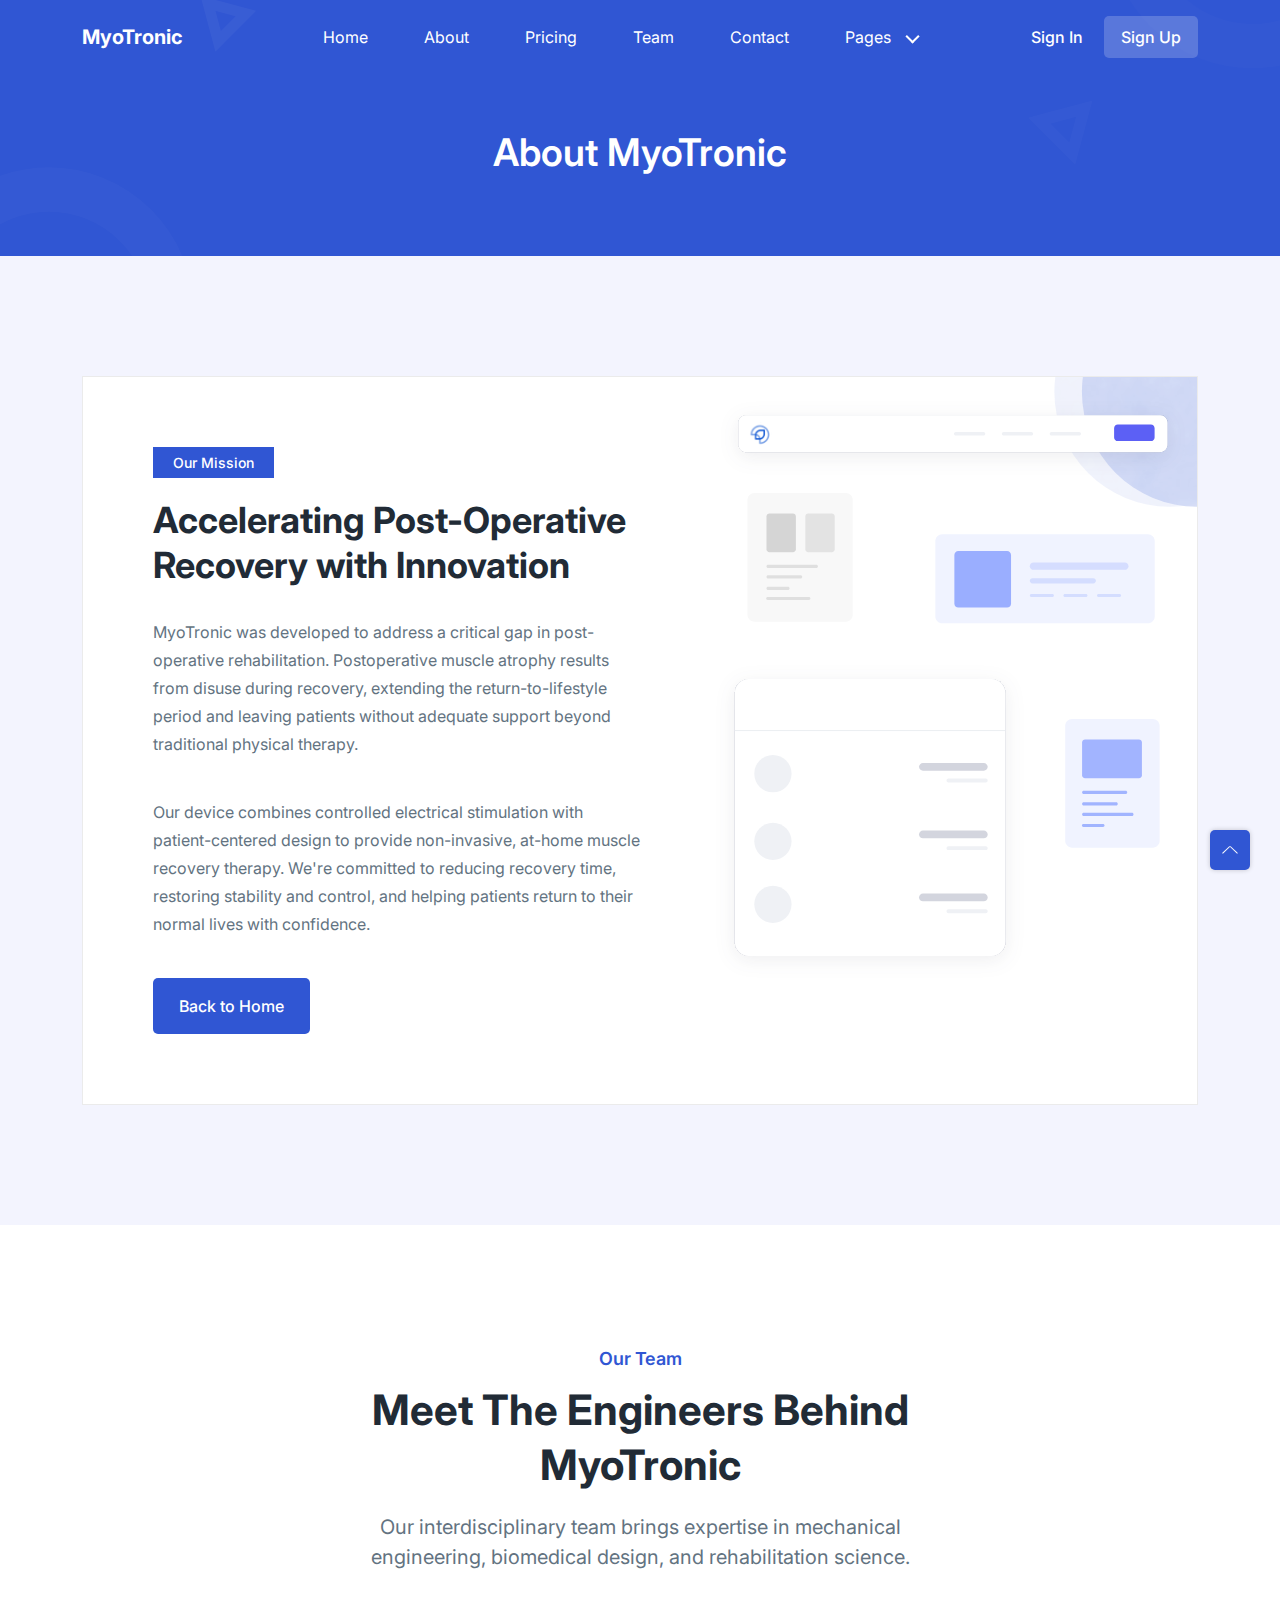
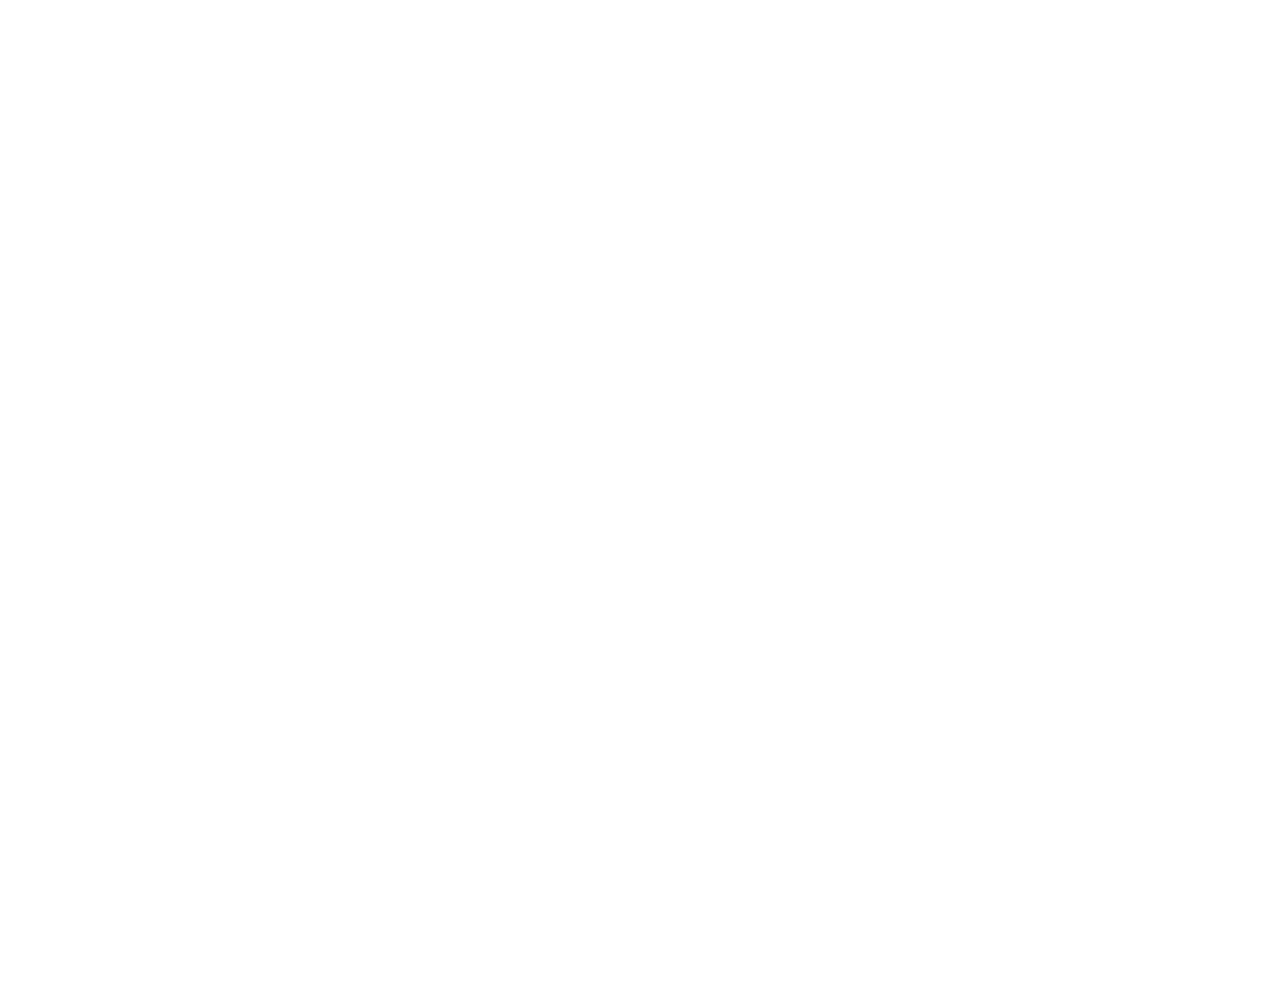
<file: about.html>
<!DOCTYPE html>
<html lang="en">
  <head>
    <meta charset="UTF-8" />
    <meta http-equiv="X-UA-Compatible" content="IE=edge" />
    <meta name="viewport" content="width=device-width, initial-scale=1.0" />
    <title>Play | Open source Project by UIdeck</title>

    <!--====== Favicon Icon ======-->
    <link
      rel="shortcut icon"
      href="assets/images/favicon.svg"
      type="image/svg"
    />

    <!-- ===== All CSS files ===== -->
    <link rel="stylesheet" href="assets/css/bootstrap.min.css" />
    <link rel="stylesheet" href="assets/css/animate.css" />
    <link rel="stylesheet" href="assets/css/lineicons.css" />
    <link rel="stylesheet" href="assets/css/ud-styles.css" />
  </head>
  <body>
    <!-- ====== Header Start ====== -->
    <header class="ud-header">
      <div class="container">
        <div class="row">
          <div class="col-lg-12">
            <nav class="navbar navbar-expand-lg">
              <a class="navbar-brand" href="index.html">
                <span class="fw-bold text-white startup-logo">MyoTronic</span>
              </a>
              <button class="navbar-toggler">
                <span class="toggler-icon"> </span>
                <span class="toggler-icon"> </span>
                <span class="toggler-icon"> </span>
              </button>

              <div class="navbar-collapse">
                <ul id="nav" class="navbar-nav mx-auto">
                  <li class="nav-item">
                    <a class="ud-menu-scroll" href="#home">Home</a>
                  </li>

                  <li class="nav-item">
                    <a class="ud-menu-scroll" href="#about">About</a>
                  </li>
                  <li class="nav-item">
                    <a class="ud-menu-scroll" href="#pricing">Pricing</a>
                  </li>
                  <li class="nav-item">
                    <a class="ud-menu-scroll" href="#team">Team</a>
                  </li>
                  <li class="nav-item">
                    <a class="ud-menu-scroll" href="#contact">Contact</a>
                  </li>
                  <li class="nav-item nav-item-has-children">
                    <a href="javascript:void(0)"> Pages </a>
                    <ul class="ud-submenu">
                      <li class="ud-submenu-item">
                        <a href="about.html" class="ud-submenu-link">
                          About Page
                        </a>
                      </li>
                      <li class="ud-submenu-item">
                        <a href="pricing.html" class="ud-submenu-link">
                          Pricing Page
                        </a>
                      </li>
                      <li class="ud-submenu-item">
                        <a href="contact.html" class="ud-submenu-link">
                          Contact Page
                        </a>
                      </li>
                      <li class="ud-submenu-item">
                        <a href="blog.html" class="ud-submenu-link">
                          Blog Grid Page
                        </a>
                      </li>
                      <li class="ud-submenu-item">
                        <a href="blog-details.html" class="ud-submenu-link">
                          Blog Details Page
                        </a>
                      </li>
                      <li class="ud-submenu-item">
                        <a href="login.html" class="ud-submenu-link">
                          Sign In Page
                        </a>
                      </li>
                      <li class="ud-submenu-item">
                        <a href="404.html" class="ud-submenu-link">404 Page</a>
                      </li>
                    </ul>
                  </li>
                </ul>
              </div>

              <div class="navbar-btn d-none d-sm-inline-block">
                <a href="login.html" class="ud-main-btn ud-login-btn">
                  Sign In
                </a>
                <a class="ud-main-btn ud-white-btn" href="javascript:void(0)">
                  Sign Up
                </a>
              </div>
            </nav>
          </div>
        </div>
      </div>
    </header>
    <!-- ====== Header End ====== -->

    <!-- ====== Banner Start ====== -->
    <section class="ud-page-banner">
      <div class="container">
        <div class="row">
          <div class="col-lg-12">
            <div class="ud-banner-content">
              <h1>About MyoTronic</h1>
            </div>
          </div>
        </div>
      </div>
    </section>
    <!-- ====== Banner End ====== -->

    <!-- ====== About Start ====== -->
    <section id="about" class="ud-about">
      <div class="container">
        <div class="ud-about-wrapper wow fadeInUp" data-wow-delay=".2s">
          <div class="ud-about-content-wrapper">
            <div class="ud-about-content">
              <span class="tag">Our Mission</span>
              <h2>Accelerating Post-Operative Recovery with Innovation</h2>
              <p>
                MyoTronic was developed to address a critical gap in post-operative rehabilitation. Postoperative muscle atrophy results from disuse during recovery, extending the return-to-lifestyle period and leaving patients without adequate support beyond traditional physical therapy.
              </p>

              <p>
                Our device combines controlled electrical stimulation with patient-centered design to provide non-invasive, at-home muscle recovery therapy. We're committed to reducing recovery time, restoring stability and control, and helping patients return to their normal lives with confidence.
              </p>
              <a href="index.html" class="ud-main-btn">Back to Home</a>
            </div>
          </div>
          <div class="ud-about-image">
            <img src="assets/images/about/about-image.svg" alt="about-image" />
          </div>
        </div>
      </div>
    </section>
    <!-- ====== About End ====== -->

    <!-- ====== Team Start ====== -->
    <section id="team" class="ud-team">
      <div class="container">
        <div class="row">
          <div class="col-lg-12">
            <div class="ud-section-title mx-auto text-center">
              <span>Our Team</span>
              <h2>Meet The Engineers Behind MyoTronic</h2>
              <p>
                Our interdisciplinary team brings expertise in mechanical engineering, biomedical design, and rehabilitation science.
              </p>
            </div>
          </div>
        </div>

        <div class="row">
          <div class="col-xl-3 col-lg-3 col-sm-6">
            <div class="ud-single-team wow fadeInUp" data-wow-delay=".1s">
              <div class="ud-team-image-wrapper">
                <div class="ud-team-image">
                  <img src="assets/images/team/team-01.png" alt="team" />
                </div>

                <img
                  src="assets/images/team/dotted-shape.svg"
                  alt="shape"
                  class="shape shape-1"
                />
                <img
                  src="assets/images/team/shape-2.svg"
                  alt="shape"
                  class="shape shape-2"
                />
              </div>
              <div class="ud-team-info">
                <h5>Ryo Kato</h5>
                <h6>Mechanical Engineer</h6>
              </div>
              <ul class="ud-team-socials">
                <li>
                  <a href="https://twitter.com/MusharofChy">
                    <i class="lni lni-facebook-filled"></i>
                  </a>
                </li>
                <li>
                  <a href="https://twitter.com/MusharofChy">
                    <i class="lni lni-twitter-filled"></i>
                  </a>
                </li>
                <li>
                  <a href="https://twitter.com/MusharofChy">
                    <i class="lni lni-instagram-filled"></i>
                  </a>
                </li>
              </ul>
            </div>
          </div>
          <div class="col-xl-3 col-lg-3 col-sm-6">
            <div class="ud-single-team wow fadeInUp" data-wow-delay=".15s">
              <div class="ud-team-image-wrapper">
                <div class="ud-team-image">
                  <img src="assets/images/team/team-02.png" alt="team" />
                </div>

                <img
                  src="assets/images/team/dotted-shape.svg"
                  alt="shape"
                  class="shape shape-1"
                />
                <img
                  src="assets/images/team/shape-2.svg"
                  alt="shape"
                  class="shape shape-2"
                />
              </div>
              <div class="ud-team-info">
                <h5>Jezmin uniya</h5>
                <h6>Product Designer</h6>
              </div>
              <ul class="ud-team-socials">
                <li>
                  <a href="https://twitter.com/MusharofChy">
                    <i class="lni lni-facebook-filled"></i>
                  </a>
                </li>
                <li>
                  <a href="https://twitter.com/MusharofChy">
                    <i class="lni lni-twitter-filled"></i>
                  </a>
                </li>
                <li>
                  <a href="https://twitter.com/MusharofChy">
                    <i class="lni lni-instagram-filled"></i>
                  </a>
                </li>
              </ul>
            </div>
          </div>
          <div class="col-xl-3 col-lg-3 col-sm-6">
            <div class="ud-single-team wow fadeInUp" data-wow-delay=".2s">
              <div class="ud-team-image-wrapper">
                <div class="ud-team-image">
                  <img src="assets/images/team/team-03.png" alt="team" />
                </div>

                <img
                  src="assets/images/team/dotted-shape.svg"
                  alt="shape"
                  class="shape shape-1"
                />
                <img
                  src="assets/images/team/shape-2.svg"
                  alt="shape"
                  class="shape shape-2"
                />
              </div>
              <div class="ud-team-info">
                <h5>Andrieo Gloree</h5>
                <h6>App Developer</h6>
              </div>
              <ul class="ud-team-socials">
                <li>
                  <a href="https://twitter.com/MusharofChy">
                    <i class="lni lni-facebook-filled"></i>
                  </a>
                </li>
                <li>
                  <a href="https://twitter.com/MusharofChy">
                    <i class="lni lni-twitter-filled"></i>
                  </a>
                </li>
                <li>
                  <a href="https://twitter.com/MusharofChy">
                    <i class="lni lni-instagram-filled"></i>
                  </a>
                </li>
              </ul>
            </div>
          </div>
          <div class="col-xl-3 col-lg-3 col-sm-6">
            <div class="ud-single-team wow fadeInUp" data-wow-delay=".25s">
              <div class="ud-team-image-wrapper">
                <div class="ud-team-image">
                  <img src="assets/images/team/team-04.png" alt="team" />
                </div>

                <img
                  src="assets/images/team/dotted-shape.svg"
                  alt="shape"
                  class="shape shape-1"
                />
                <img
                  src="assets/images/team/shape-2.svg"
                  alt="shape"
                  class="shape shape-2"
                />
              </div>
              <div class="ud-team-info">
                <h5>Jackie Sanders</h5>
                <h6>Content Writer</h6>
              </div>
              <ul class="ud-team-socials">
                <li>
                  <a href="https://twitter.com/MusharofChy">
                    <i class="lni lni-facebook-filled"></i>
                  </a>
                </li>
                <li>
                  <a href="https://twitter.com/MusharofChy">
                    <i class="lni lni-twitter-filled"></i>
                  </a>
                </li>
                <li>
                  <a href="https://twitter.com/MusharofChy">
                    <i class="lni lni-instagram-filled"></i>
                  </a>
                </li>
              </ul>
            </div>
          </div>
        </div>
      </div>
    </section>
    <!-- ====== Team End ====== -->

    <!-- ====== Footer Start ====== -->
    <footer class="ud-footer wow fadeInUp" data-wow-delay=".15s">
      <div class="shape shape-1">
        <img src="assets/images/footer/shape-1.svg" alt="shape" />
      </div>
      <div class="shape shape-2">
        <img src="assets/images/footer/shape-2.svg" alt="shape" />
      </div>
      <div class="shape shape-3">
        <img src="assets/images/footer/shape-3.svg" alt="shape" />
      </div>
      <div class="ud-footer-widgets">
        <div class="container">
          <div class="row">
            <div class="col-xl-3 col-lg-4 col-md-6">
              <div class="ud-widget">
                <a href="index.html" class="ud-footer-logo">
                  <span class="fw-bold text-white startup-logo">MyoTronic</span>
                </a>
                <p class="ud-widget-desc">
                  Advancing post-operative rehabilitation through innovative electrical stimulation therapy.
                </p>
                <ul class="ud-widget-socials">
                  <li>
                    <a href="https://twitter.com/MusharofChy">
                      <i class="lni lni-facebook-filled"></i>
                    </a>
                  </li>
                  <li>
                    <a href="https://twitter.com/MusharofChy">
                      <i class="lni lni-twitter-filled"></i>
                    </a>
                  </li>
                  <li>
                    <a href="https://twitter.com/MusharofChy">
                      <i class="lni lni-instagram-filled"></i>
                    </a>
                  </li>
                  <li>
                    <a href="https://twitter.com/MusharofChy">
                      <i class="lni lni-linkedin-original"></i>
                    </a>
                  </li>
                </ul>
              </div>
            </div>

            <div class="col-xl-2 col-lg-2 col-md-6 col-sm-6">
              <div class="ud-widget">
                <h5 class="ud-widget-title">About Us</h5>
                <ul class="ud-widget-links">
                  <li>
                    <a href="javascript:void(0)">Home</a>
                  </li>
                  <li>
                    <a href="javascript:void(0)">Features</a>
                  </li>
                  <li>
                    <a href="javascript:void(0)">About</a>
                  </li>
                  <li>
                    <a href="javascript:void(0)">Testimonial</a>
                  </li>
                </ul>
              </div>
            </div>
            <div class="col-xl-2 col-lg-3 col-md-6 col-sm-6">
              <div class="ud-widget">
                <h5 class="ud-widget-title">Features</h5>
                <ul class="ud-widget-links">
                  <li>
                    <a href="javascript:void(0)">How it works</a>
                  </li>
                  <li>
                    <a href="javascript:void(0)">Privacy policy</a>
                  </li>
                  <li>
                    <a href="javascript:void(0)">Terms of service</a>
                  </li>
                  <li>
                    <a href="javascript:void(0)">Refund policy</a>
                  </li>
                </ul>
              </div>
            </div>
            <div class="col-xl-2 col-lg-3 col-md-6 col-sm-6">
              <div class="ud-widget">
                <h5 class="ud-widget-title">Our Products</h5>
                <ul class="ud-widget-links">
                  <li>
                    <a
                      href="https://lipsumai.com/"
                      target="_blank"
                      >Lorem Ipsum With AI Generator
                    </a>
                  </li>
                  <li>
                    <a
                      href="https://lineicons.com/"
                      rel="nofollow noopner"
                      target="_blank"
                      >Lineicons
                    </a>
                  </li>
                  <li>
                    <a
                      href="https://ecommercehtml.com/"
                      rel="nofollow noopner"
                      target="_blank"
                      >Ecommerce HTML</a
                    >
                  </li>
                  <li>
                    <a
                      href="https://ayroui.com/"
                      rel="nofollow noopner"
                      target="_blank"
                      >Ayro UI</a
                    >
                  </li>
                  <li>
                    <a
                      href="https://graygrids.com/"
                      rel="nofollow noopner"
                      target="_blank"
                      >Plain Admin</a
                    >
                  </li>
                </ul>
              </div>
            </div>
            <div class="col-xl-3 col-lg-6 col-md-8 col-sm-10">
              <div class="ud-widget">
                <h5 class="ud-widget-title">Partners</h5>
                <ul class="ud-widget-brands">
                  <li>
                    <a
                      href="https://ayroui.com/"
                      rel="nofollow noopner"
                      target="_blank"
                    >
                      <img
                        src="assets/images/footer/brands/ayroui.svg"
                        alt="ayroui"
                      />
                    </a>
                  </li>
                  <li>
                    <a
                      href="https://ecommercehtml.com/"
                      rel="nofollow noopner"
                      target="_blank"
                    >
                      <img
                        src="assets/images/footer/brands/ecommerce-html.svg"
                        alt="ecommerce-html"
                      />
                    </a>
                  </li>
                  <li>
                    <a
                      href="https://graygrids.com/"
                      rel="nofollow noopner"
                      target="_blank"
                    >
                      <img
                        src="assets/images/footer/brands/graygrids.svg"
                        alt="graygrids"
                      />
                    </a>
                  </li>
                  <li>
                    <a
                      href="https://lineicons.com/"
                      rel="nofollow noopner"
                      target="_blank"
                    >
                      <img
                        src="assets/images/footer/brands/lineicons.svg"
                        alt="lineicons"
                      />
                    </a>
                  </li>
                  <li>
                    <a
                      href="https://uideck.com/"
                      rel="nofollow noopner"
                      target="_blank"
                    >
                      <img
                        src="assets/images/footer/brands/uideck.svg"
                        alt="uideck"
                      />
                    </a>
                  </li>
                  <li>
                    <a
                      href="https://tailwindtemplates.co/"
                      rel="nofollow noopner"
                      target="_blank"
                    >
                      <img
                        src="assets/images/footer/brands/tailwindtemplates.svg"
                        alt="tailwindtemplates"
                      />
                    </a>
                  </li>
                </ul>
              </div>
            </div>
          </div>
        </div>
      </div>
      <div class="ud-footer-bottom">
        <div class="container">
          <div class="row">
            <div class="col-md-8">
              <ul class="ud-footer-bottom-left">
                <li>
                  <a href="javascript:void(0)">Privacy policy</a>
                </li>
                <li>
                  <a href="javascript:void(0)">Support policy</a>
                </li>
                <li>
                  <a href="javascript:void(0)">Terms of service</a>
                </li>
              </ul>
            </div>
            <div class="col-md-4">
              <p class="ud-footer-bottom-right">
                Designed and Developed by
                <a href="https://hau.xyz" rel="nofollow">haudev</a>
              </p>
            </div>
          </div>
        </div>
      </div>
    </footer>
    <!-- ====== Footer End ====== -->

    <!-- ====== Back To Top Start ====== -->
    <a href="javascript:void(0)" class="back-to-top">
      <i class="lni lni-chevron-up"> </i>
    </a>
    <!-- ====== Back To Top End ====== -->

    <!-- ====== All Javascript Files ====== -->
    <script src="assets/js/bootstrap.bundle.min.js"></script>
    <script src="assets/js/wow.min.js"></script>
    <script src="assets/js/main.js"></script>
    <script async src="https://pagead2.googlesyndication.com/pagead/js/adsbygoogle.js?client=ca-pub-7587631210958149"
     crossorigin="anonymous"></script>
  </body>
</html>
</file>
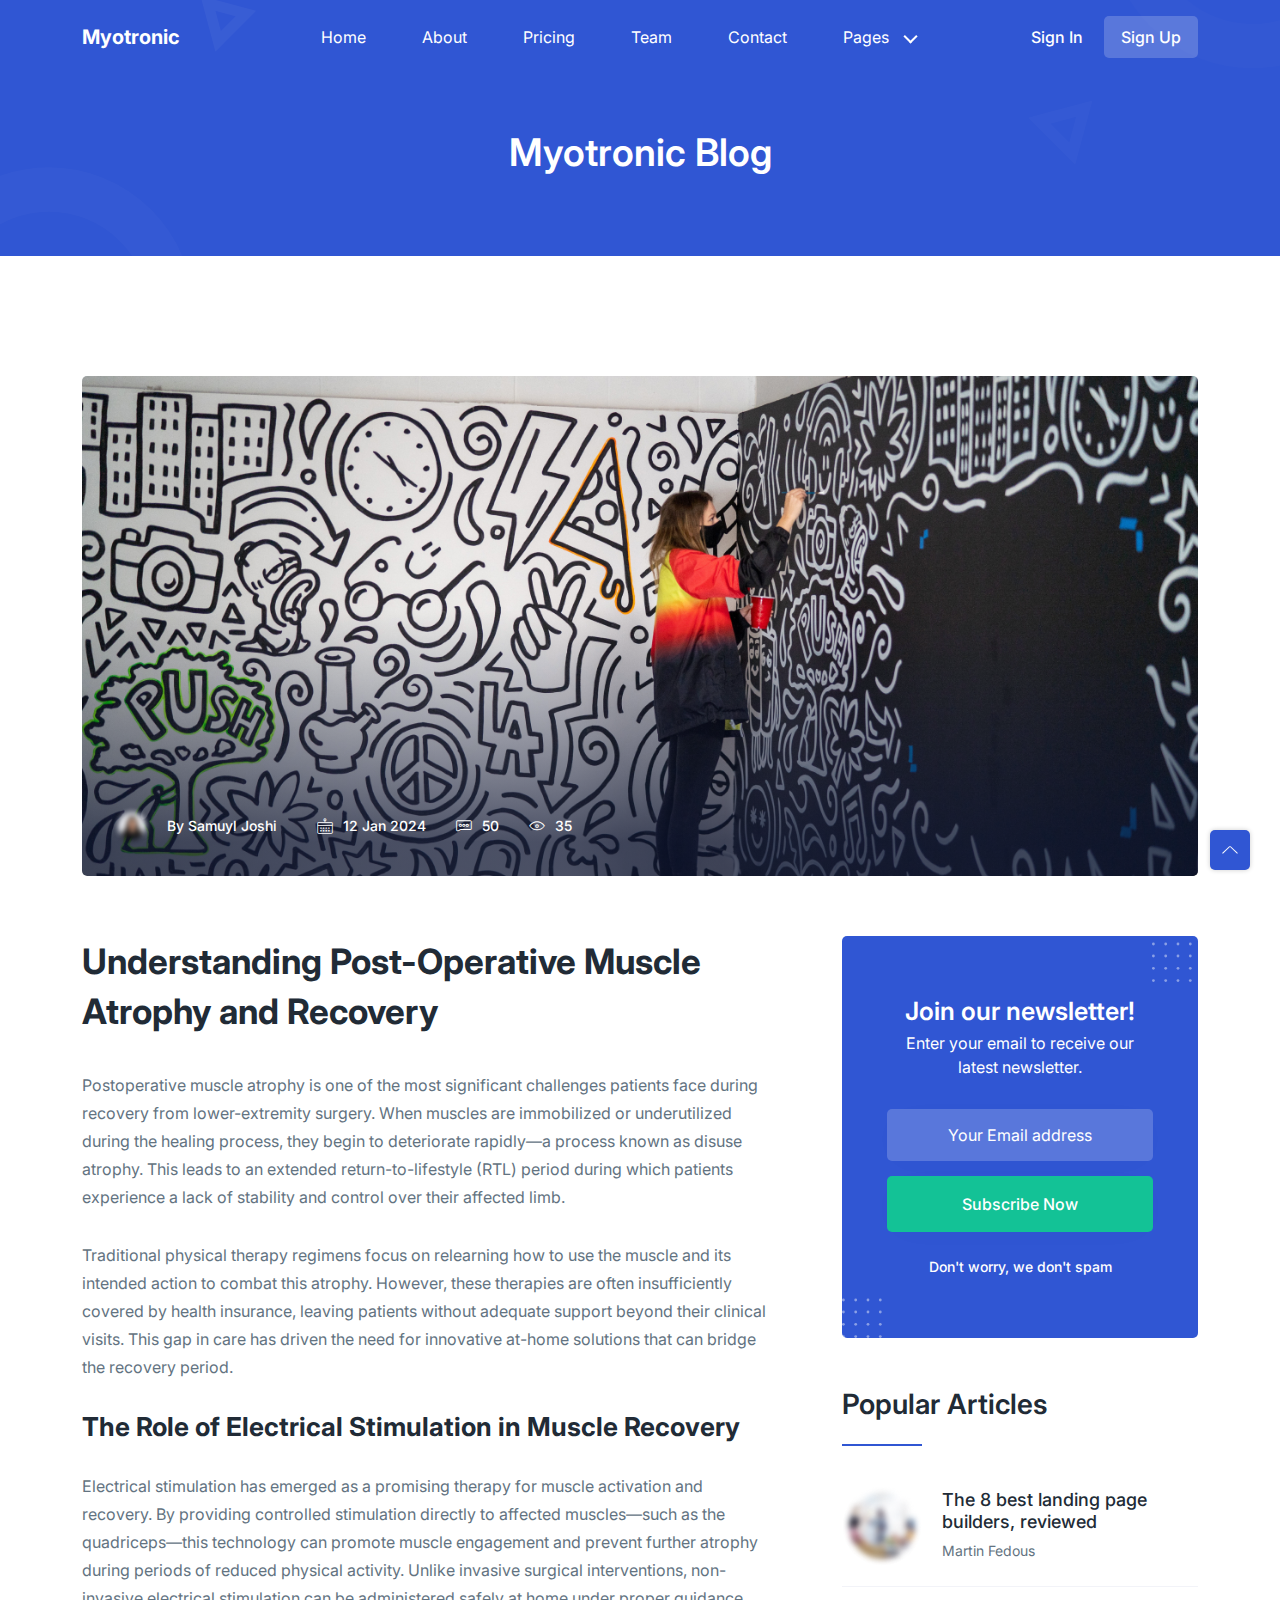
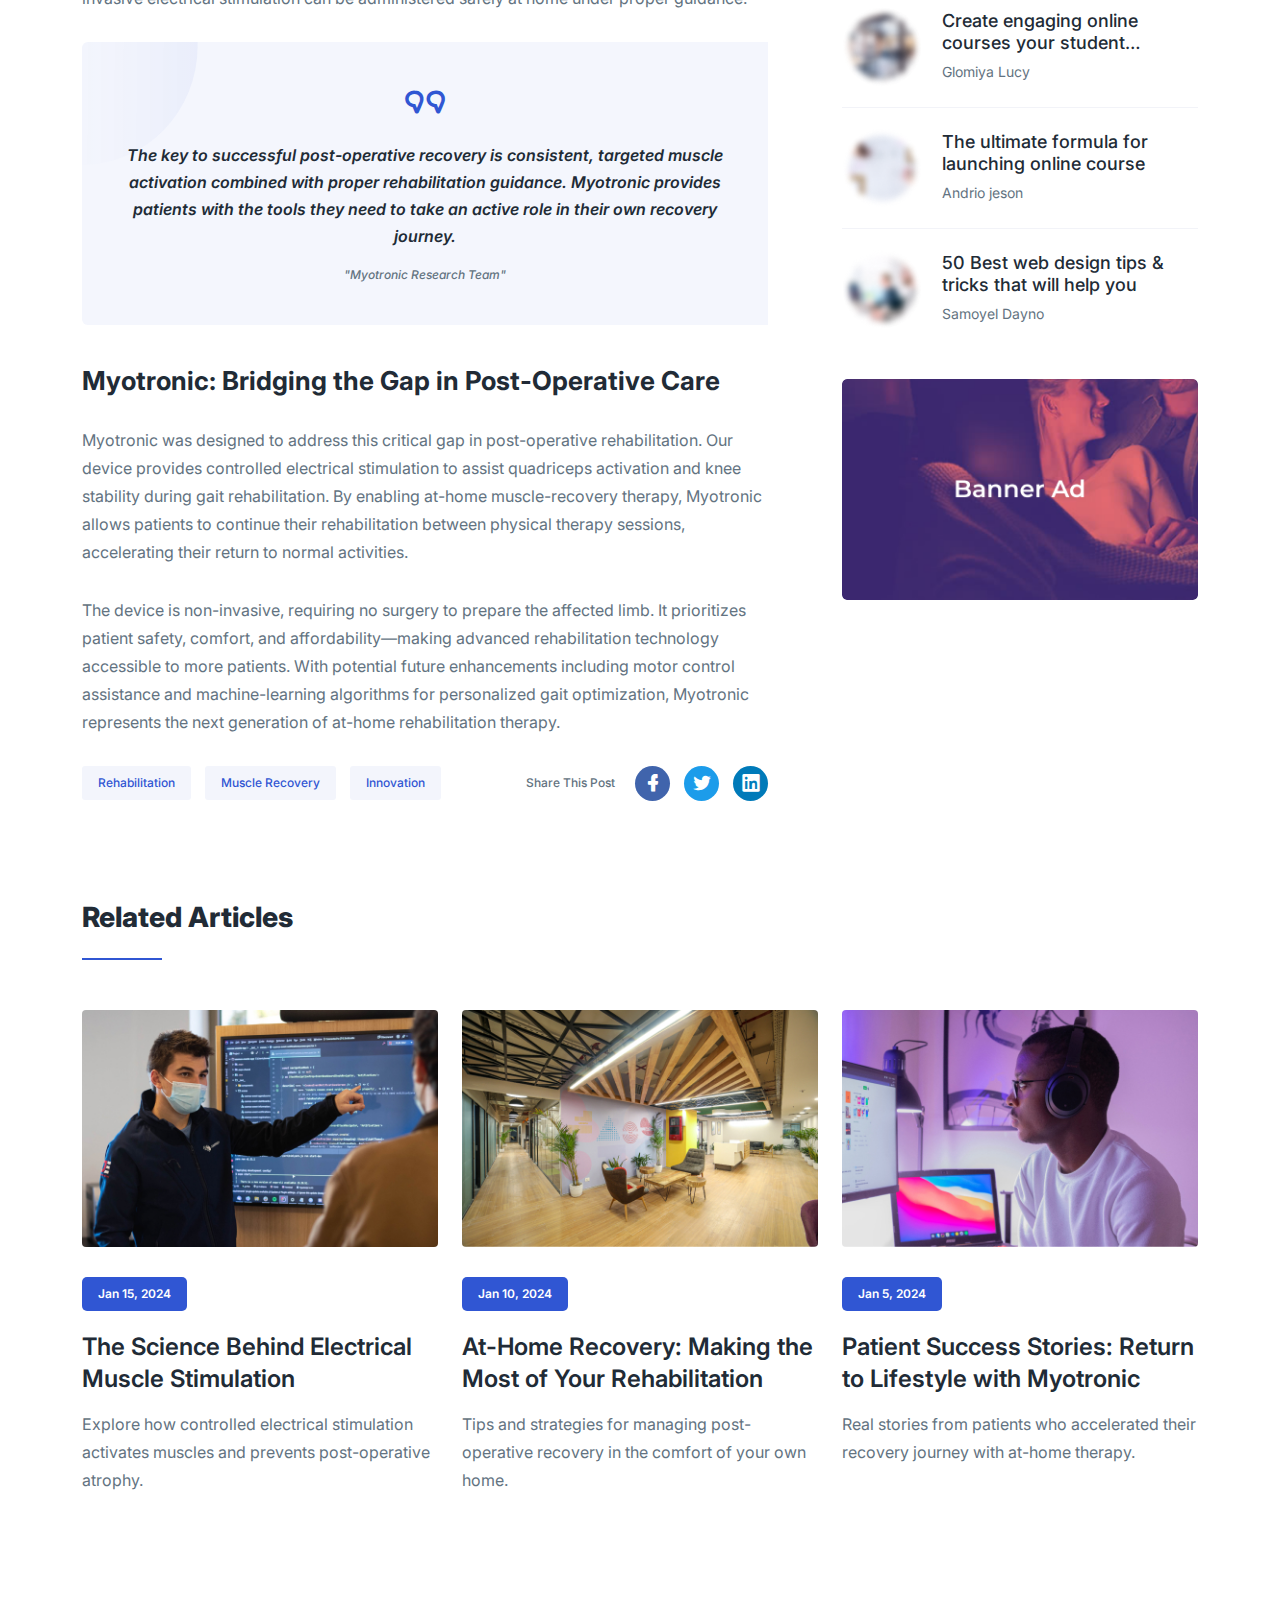
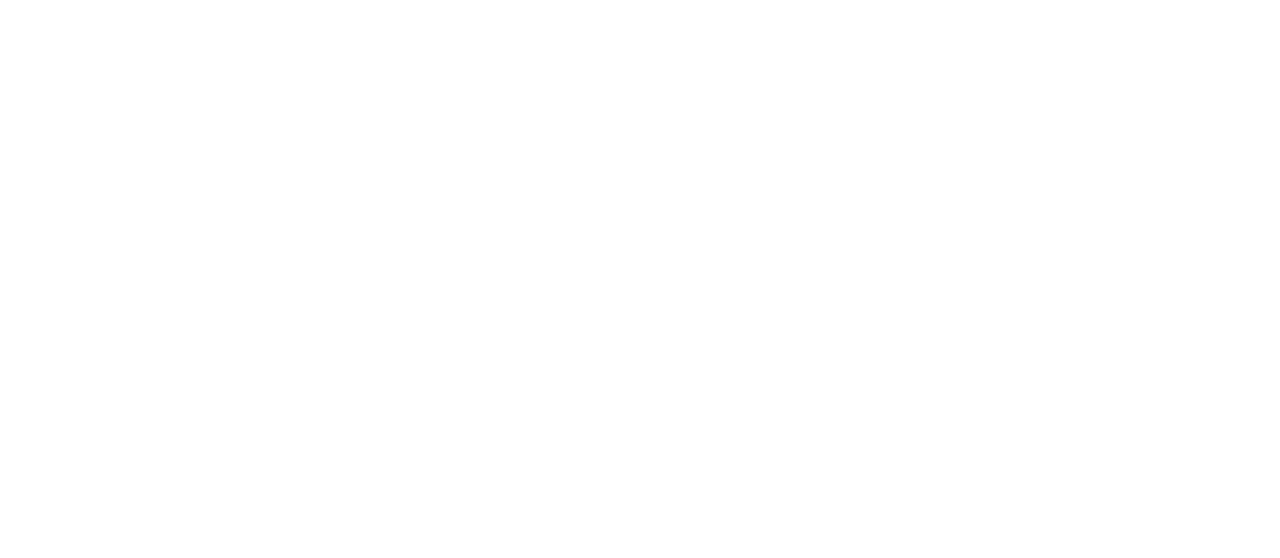
<file: blog-details.html>
<!DOCTYPE html>
<html lang="en">
  <head>
    <meta charset="UTF-8" />
    <meta http-equiv="X-UA-Compatible" content="IE=edge" />
    <meta name="viewport" content="width=device-width, initial-scale=1.0" />
    <title>Myotronic Blog | Understanding Post-Operative Muscle Recovery</title>

    <!--====== Favicon Icon ======-->
    <link
      rel="shortcut icon"
      href="assets/images/favicon.svg"
      type="image/svg"
    />

    <!-- ===== All CSS files ===== -->
    <link rel="stylesheet" href="assets/css/bootstrap.min.css" />
    <link rel="stylesheet" href="assets/css/animate.css" />
    <link rel="stylesheet" href="assets/css/lineicons.css" />
    <link rel="stylesheet" href="assets/css/ud-styles.css" />

    <!-- Primary Meta Tags -->
    <meta
      name="title"
      content="Understanding Post-Operative Muscle Atrophy and Recovery"
    />
    <meta
      name="description"
      content="Learn about postoperative muscle atrophy, electrical stimulation therapy, and how Myotronic supports recovery."
    />
  </head>
  <body>
    <!-- ====== Header Start ====== -->
    <header class="ud-header">
      <div class="container">
        <div class="row">
          <div class="col-lg-12">
            <nav class="navbar navbar-expand-lg">
              <a class="navbar-brand" href="index.html">
                <span class="fw-bold text-white startup-logo">Myotronic</span>
              </a>
              <button class="navbar-toggler">
                <span class="toggler-icon"> </span>
                <span class="toggler-icon"> </span>
                <span class="toggler-icon"> </span>
              </button>

              <div class="navbar-collapse">
                <ul id="nav" class="navbar-nav mx-auto">
                  <li class="nav-item">
                    <a class="ud-menu-scroll" href="#home">Home</a>
                  </li>

                  <li class="nav-item">
                    <a class="ud-menu-scroll" href="#about">About</a>
                  </li>
                  <li class="nav-item">
                    <a class="ud-menu-scroll" href="#pricing">Pricing</a>
                  </li>
                  <li class="nav-item">
                    <a class="ud-menu-scroll" href="#team">Team</a>
                  </li>
                  <li class="nav-item">
                    <a class="ud-menu-scroll" href="#contact">Contact</a>
                  </li>
                  <li class="nav-item nav-item-has-children">
                    <a href="javascript:void(0)"> Pages </a>
                    <ul class="ud-submenu">
                      <li class="ud-submenu-item">
                        <a href="about.html" class="ud-submenu-link">
                          About Page
                        </a>
                      </li>
                      <li class="ud-submenu-item">
                        <a href="pricing.html" class="ud-submenu-link">
                          Pricing Page
                        </a>
                      </li>
                      <li class="ud-submenu-item">
                        <a href="contact.html" class="ud-submenu-link">
                          Contact Page
                        </a>
                      </li>
                      <li class="ud-submenu-item">
                        <a href="blog.html" class="ud-submenu-link">
                          Blog Grid Page
                        </a>
                      </li>
                      <li class="ud-submenu-item">
                        <a href="blog-details.html" class="ud-submenu-link">
                          Blog Details Page
                        </a>
                      </li>
                      <li class="ud-submenu-item">
                        <a href="login.html" class="ud-submenu-link">
                          Sign In Page
                        </a>
                      </li>
                      <li class="ud-submenu-item">
                        <a href="404.html" class="ud-submenu-link">404 Page</a>
                      </li>
                    </ul>
                  </li>
                </ul>
              </div>

              <div class="navbar-btn d-none d-sm-inline-block">
                <a href="login.html" class="ud-main-btn ud-login-btn">
                  Sign In
                </a>
                <a class="ud-main-btn ud-white-btn" href="javascript:void(0)">
                  Sign Up
                </a>
              </div>
            </nav>
          </div>
        </div>
      </div>
    </header>
    <!-- ====== Header End ====== -->

    <!-- ====== Banner Start ====== -->
    <section class="ud-page-banner">
      <div class="container">
        <div class="row">
          <div class="col-lg-12">
            <div class="ud-banner-content">
              <h1>Myotronic Blog</h1>
            </div>
          </div>
        </div>
      </div>
    </section>
    <!-- ====== Banner End ====== -->

    <!-- ====== Blog Details Start ====== -->
    <section class="ud-blog-details">
      <div class="container">
        <div class="row">
          <div class="col-lg-12">
            <div class="ud-blog-details-image">
              <img
                src="assets/images/blog/blog-details-01.jpg"
                alt="blog details"
              />
              <div class="ud-blog-overlay">
                <div class="ud-blog-overlay-content">
                  <div class="ud-blog-author">
                    <img src="assets/images/blog/author-01.png" alt="author" />
                    <span>
                      By <a href="javascript:void(0)"> Samuyl Joshi </a>
                    </span>
                  </div>

                  <div class="ud-blog-meta">
                    <p class="date">
                      <i class="lni lni-calendar"></i> <span>12 Jan 2024</span>
                    </p>
                    <p class="comment">
                      <i class="lni lni-comments"></i> <span>50</span>
                    </p>
                    <p class="view">
                      <i class="lni lni-eye"></i> <span>35</span>
                    </p>
                  </div>
                </div>
              </div>
            </div>
          </div>

          <div class="col-lg-8">
            <div class="ud-blog-details-content">
              <h2 class="ud-blog-details-title">
                Understanding Post-Operative Muscle Atrophy and Recovery
              </h2>
              <p class="ud-blog-details-para">
                Postoperative muscle atrophy is one of the most significant challenges patients face during recovery from lower-extremity surgery. When muscles are immobilized or underutilized during the healing process, they begin to deteriorate rapidly—a process known as disuse atrophy. This leads to an extended return-to-lifestyle (RTL) period during which patients experience a lack of stability and control over their affected limb.
              </p>
              <p class="ud-blog-details-para">
                Traditional physical therapy regimens focus on relearning how to use the muscle and its intended action to combat this atrophy. However, these therapies are often insufficiently covered by health insurance, leaving patients without adequate support beyond their clinical visits. This gap in care has driven the need for innovative at-home solutions that can bridge the recovery period.
              </p>
              <h3 class="ud-blog-details-subtitle">The Role of Electrical Stimulation in Muscle Recovery</h3>
              <p class="ud-blog-details-para">
                Electrical stimulation has emerged as a promising therapy for muscle activation and recovery. By providing controlled stimulation directly to affected muscles—such as the quadriceps—this technology can promote muscle engagement and prevent further atrophy during periods of reduced physical activity. Unlike invasive surgical interventions, non-invasive electrical stimulation can be administered safely at home under proper guidance.
              </p>

              <div class="ud-blog-quote">
                <i class="lni lni-quotation"></i>
                <p>
                  The key to successful post-operative recovery is consistent, targeted muscle activation combined with proper rehabilitation guidance. Myotronic provides patients with the tools they need to take an active role in their own recovery journey.
                </p>
                <h6>"Myotronic Research Team"</h6>
              </div>
              <h3 class="ud-blog-details-subtitle">
                Myotronic: Bridging the Gap in Post-Operative Care
              </h3>
              <p class="ud-blog-details-para">
                Myotronic was designed to address this critical gap in post-operative rehabilitation. Our device provides controlled electrical stimulation to assist quadriceps activation and knee stability during gait rehabilitation. By enabling at-home muscle-recovery therapy, Myotronic allows patients to continue their rehabilitation between physical therapy sessions, accelerating their return to normal activities.
              </p>
              <p class="ud-blog-details-para">
                The device is non-invasive, requiring no surgery to prepare the affected limb. It prioritizes patient safety, comfort, and affordability—making advanced rehabilitation technology accessible to more patients. With potential future enhancements including motor control assistance and machine-learning algorithms for personalized gait optimization, Myotronic represents the next generation of at-home rehabilitation therapy.
              </p>

              <div class="ud-blog-details-action">
                <ul class="ud-blog-tags">
                  <li>
                    <a href="javascript:void(0)">Rehabilitation</a>
                  </li>
                  <li>
                    <a href="javascript:void(0)">Muscle Recovery</a>
                  </li>
                  <li>
                    <a href="javascript:void(0)">Innovation</a>
                  </li>
                </ul>
                <div class="ud-blog-share">
                  <h6>Share This Post</h6>
                  <ul class="ud-blog-share-links">
                    <li>
                      <a href="javascript:void(0)" class="facebook">
                        <i class="lni lni-facebook-filled"></i>
                      </a>
                    </li>
                    <li>
                      <a href="javascript:void(0)" class="twitter">
                        <i class="lni lni-twitter-filled"></i>
                      </a>
                    </li>
                    <li>
                      <a href="javascript:void(0)" class="linkedin">
                        <i class="lni lni-linkedin-original"></i>
                      </a>
                    </li>
                  </ul>
                </div>
              </div>
            </div>
          </div>
          <div class="col-lg-4">
            <div class="ud-blog-sidebar">
              <div class="ud-newsletter-box">
                <img
                  src="assets/images/blog/dotted-shape.svg"
                  alt="shape"
                  class="shape shape-1"
                />
                <img
                  src="assets/images/blog/dotted-shape.svg"
                  alt="shape"
                  class="shape shape-2"
                />
                <h3 class="ud-newsletter-title">Join our newsletter!</h3>
                <p>Enter your email to receive our latest newsletter.</p>
                <form class="ud-newsletter-form">
                  <input
                    type="email"
                    name="email"
                    placeholder="Your Email address"
                  />
                  <button class="ud-main-btn">Subscribe Now</button>
                  <p class="ud-newsletter-note">Don't worry, we don't spam</p>
                </form>
              </div>

              <div class="ud-articles-box">
                <h3 class="ud-articles-box-title">Popular Articles</h3>
                <ul class="ud-articles-list">
                  <li>
                    <div class="ud-article-image">
                      <img
                        src="assets/images/blog/article-author-01.png"
                        alt="author"
                      />
                    </div>
                    <div class="ud-article-content">
                      <h5 class="ud-article-title">
                        <a href="javascript:void(0)">
                          The 8 best landing page builders, reviewed
                        </a>
                      </h5>
                      <p class="ud-article-author">Martin Fedous</p>
                    </div>
                  </li>
                  <li>
                    <div class="ud-article-image">
                      <img
                        src="assets/images/blog/article-author-02.png"
                        alt="author"
                      />
                    </div>
                    <div class="ud-article-content">
                      <h5 class="ud-article-title">
                        <a href="javascript:void(0)">
                          Create engaging online courses your student…
                        </a>
                      </h5>
                      <p class="ud-article-author">Glomiya Lucy</p>
                    </div>
                  </li>
                  <li>
                    <div class="ud-article-image">
                      <img
                        src="assets/images/blog/article-author-03.png"
                        alt="author"
                      />
                    </div>
                    <div class="ud-article-content">
                      <h5 class="ud-article-title">
                        <a href="javascript:void(0)">
                          The ultimate formula for launching online course
                        </a>
                      </h5>
                      <p class="ud-article-author">Andrio jeson</p>
                    </div>
                  </li>
                  <li>
                    <div class="ud-article-image">
                      <img
                        src="assets/images/blog/article-author-04.png"
                        alt="author"
                      />
                    </div>
                    <div class="ud-article-content">
                      <h5 class="ud-article-title">
                        <a href="javascript:void(0)">
                          50 Best web design tips & tricks that will help you
                        </a>
                      </h5>
                      <p class="ud-article-author">Samoyel Dayno</p>
                    </div>
                  </li>
                </ul>
              </div>

              <div class="ud-banner-ad">
                <a href="javascript:void(0)">
                  <img
                    src="assets/images/blog/bannder-ad.png"
                    alt="ad banner"
                  />
                </a>
              </div>
            </div>
          </div>
        </div>
      </div>
    </section>
    <!-- ====== Blog Details End ====== -->

    <!-- ====== Blog Start ====== -->
    <section class="ud-blog-grids ud-related-articles">
      <div class="container">
        <div class="row col-lg-12">
          <div class="ud-related-title">
            <h2 class="ud-related-articles-title">Related Articles</h2>
          </div>
        </div>
        <div class="row">
          <div class="col-lg-4 col-md-6">
            <div class="ud-single-blog">
              <div class="ud-blog-image">
                <a href="blog-details.html">
                  <img src="assets/images/blog/blog-01.jpg" alt="blog" />
                </a>
              </div>
              <div class="ud-blog-content">
                <span class="ud-blog-date">Jan 15, 2024</span>
                <h3 class="ud-blog-title">
                  <a href="blog-details.html">
                    The Science Behind Electrical Muscle Stimulation
                  </a>
                </h3>
                <p class="ud-blog-desc">
                  Explore how controlled electrical stimulation activates muscles and prevents post-operative atrophy.
                </p>
              </div>
            </div>
          </div>
          <div class="col-lg-4 col-md-6">
            <div class="ud-single-blog">
              <div class="ud-blog-image">
                <a href="blog-details.html">
                  <img src="assets/images/blog/blog-02.jpg" alt="blog" />
                </a>
              </div>
              <div class="ud-blog-content">
                <span class="ud-blog-date">Jan 10, 2024</span>
                <h3 class="ud-blog-title">
                  <a href="blog-details.html">
                    At-Home Recovery: Making the Most of Your Rehabilitation
                  </a>
                </h3>
                <p class="ud-blog-desc">
                  Tips and strategies for managing post-operative recovery in the comfort of your own home.
                </p>
              </div>
            </div>
          </div>
          <div class="col-lg-4 col-md-6">
            <div class="ud-single-blog">
              <div class="ud-blog-image">
                <a href="blog-details.html">
                  <img src="assets/images/blog/blog-03.jpg" alt="blog" />
                </a>
              </div>
              <div class="ud-blog-content">
                <span class="ud-blog-date">Jan 5, 2024</span>
                <h3 class="ud-blog-title">
                  <a href="blog-details.html">
                    Patient Success Stories: Return to Lifestyle with Myotronic
                  </a>
                </h3>
                <p class="ud-blog-desc">
                  Real stories from patients who accelerated their recovery journey with at-home therapy.
                </p>
              </div>
            </div>
          </div>
        </div>
      </div>
    </section>
    <!-- ====== Blog End ====== -->

    <!-- ====== Footer Start ====== -->
    <footer class="ud-footer wow fadeInUp" data-wow-delay=".15s">
      <div class="shape shape-1">
        <img src="assets/images/footer/shape-1.svg" alt="shape" />
      </div>
      <div class="shape shape-2">
        <img src="assets/images/footer/shape-2.svg" alt="shape" />
      </div>
      <div class="shape shape-3">
        <img src="assets/images/footer/shape-3.svg" alt="shape" />
      </div>
      <div class="ud-footer-widgets">
        <div class="container">
          <div class="row">
            <div class="col-xl-3 col-lg-4 col-md-6">
              <div class="ud-widget">
                <a href="index.html" class="ud-footer-logo">
                  <span class="fw-bold text-white startup-logo">Myotronic</span>
                </a>
                <p class="ud-widget-desc">
                  Advancing post-operative rehabilitation through innovative electrical stimulation therapy.
                </p>
                <ul class="ud-widget-socials">
                  <li>
                    <a href="https://twitter.com/MusharofChy">
                      <i class="lni lni-facebook-filled"></i>
                    </a>
                  </li>
                  <li>
                    <a href="https://twitter.com/MusharofChy">
                      <i class="lni lni-twitter-filled"></i>
                    </a>
                  </li>
                  <li>
                    <a href="https://twitter.com/MusharofChy">
                      <i class="lni lni-instagram-filled"></i>
                    </a>
                  </li>
                  <li>
                    <a href="https://twitter.com/MusharofChy">
                      <i class="lni lni-linkedin-original"></i>
                    </a>
                  </li>
                </ul>
              </div>
            </div>

            <div class="col-xl-2 col-lg-2 col-md-6 col-sm-6">
              <div class="ud-widget">
                <h5 class="ud-widget-title">About Us</h5>
                <ul class="ud-widget-links">
                  <li>
                    <a href="javascript:void(0)">Home</a>
                  </li>
                  <li>
                    <a href="javascript:void(0)">Features</a>
                  </li>
                  <li>
                    <a href="javascript:void(0)">About</a>
                  </li>
                  <li>
                    <a href="javascript:void(0)">Testimonial</a>
                  </li>
                </ul>
              </div>
            </div>
            <div class="col-xl-2 col-lg-3 col-md-6 col-sm-6">
              <div class="ud-widget">
                <h5 class="ud-widget-title">Features</h5>
                <ul class="ud-widget-links">
                  <li>
                    <a href="javascript:void(0)">How it works</a>
                  </li>
                  <li>
                    <a href="javascript:void(0)">Privacy policy</a>
                  </li>
                  <li>
                    <a href="javascript:void(0)">Terms of service</a>
                  </li>
                  <li>
                    <a href="javascript:void(0)">Refund policy</a>
                  </li>
                </ul>
              </div>
            </div>
            <div class="col-xl-2 col-lg-3 col-md-6 col-sm-6">
              <div class="ud-widget">
                <h5 class="ud-widget-title">Our Products</h5>
                <ul class="ud-widget-links">
                  <li>
                    <a
                      href="https://lipsumai.com/"
                      target="_blank"
                      >Lorem Ipsum With AI Generator
                    </a>
                  </li>
                  <li>
                    <a
                      href="https://lineicons.com/"
                      rel="nofollow noopner"
                      target="_blank"
                      >Lineicons
                    </a>
                  </li>
                  <li>
                    <a
                      href="https://ecommercehtml.com/"
                      rel="nofollow noopner"
                      target="_blank"
                      >Ecommerce HTML</a
                    >
                  </li>
                  <li>
                    <a
                      href="https://ayroui.com/"
                      rel="nofollow noopner"
                      target="_blank"
                      >Ayro UI</a
                    >
                  </li>
                  <li>
                    <a
                      href="https://graygrids.com/"
                      rel="nofollow noopner"
                      target="_blank"
                      >Plain Admin</a
                    >
                  </li>
                </ul>
              </div>
            </div>
            <div class="col-xl-3 col-lg-6 col-md-8 col-sm-10">
              <div class="ud-widget">
                <h5 class="ud-widget-title">Partners</h5>
                <ul class="ud-widget-brands">
                  <li>
                    <a
                      href="https://ayroui.com/"
                      rel="nofollow noopner"
                      target="_blank"
                    >
                      <img
                        src="assets/images/footer/brands/ayroui.svg"
                        alt="ayroui"
                      />
                    </a>
                  </li>
                  <li>
                    <a
                      href="https://ecommercehtml.com/"
                      rel="nofollow noopner"
                      target="_blank"
                    >
                      <img
                        src="assets/images/footer/brands/ecommerce-html.svg"
                        alt="ecommerce-html"
                      />
                    </a>
                  </li>
                  <li>
                    <a
                      href="https://graygrids.com/"
                      rel="nofollow noopner"
                      target="_blank"
                    >
                      <img
                        src="assets/images/footer/brands/graygrids.svg"
                        alt="graygrids"
                      />
                    </a>
                  </li>
                  <li>
                    <a
                      href="https://lineicons.com/"
                      rel="nofollow noopner"
                      target="_blank"
                    >
                      <img
                        src="assets/images/footer/brands/lineicons.svg"
                        alt="lineicons"
                      />
                    </a>
                  </li>
                  <li>
                    <a
                      href="https://uideck.com/"
                      rel="nofollow noopner"
                      target="_blank"
                    >
                      <img
                        src="assets/images/footer/brands/uideck.svg"
                        alt="uideck"
                      />
                    </a>
                  </li>
                  <li>
                    <a
                      href="https://tailwindtemplates.co/"
                      rel="nofollow noopner"
                      target="_blank"
                    >
                      <img
                        src="assets/images/footer/brands/tailwindtemplates.svg"
                        alt="tailwindtemplates"
                      />
                    </a>
                  </li>
                </ul>
              </div>
            </div>
          </div>
        </div>
      </div>
      <div class="ud-footer-bottom">
        <div class="container">
          <div class="row">
            <div class="col-md-8">
              <ul class="ud-footer-bottom-left">
                <li>
                  <a href="javascript:void(0)">Privacy policy</a>
                </li>
                <li>
                  <a href="javascript:void(0)">Support policy</a>
                </li>
                <li>
                  <a href="javascript:void(0)">Terms of service</a>
                </li>
              </ul>
            </div>
            <div class="col-md-4">
              <p class="ud-footer-bottom-right">
                Designed and Developed by
                <a href="https://hau.xyz" rel="nofollow">haudev</a>
              </p>
            </div>
          </div>
        </div>
      </div>
    </footer>
    <!-- ====== Footer End ====== -->

    <!-- ====== Back To Top Start ====== -->
    <a href="javascript:void(0)" class="back-to-top">
      <i class="lni lni-chevron-up"> </i>
    </a>
    <!-- ====== Back To Top End ====== -->

    <!-- ====== All Javascript Files ====== -->
    <script src="assets/js/bootstrap.bundle.min.js"></script>
    <script src="assets/js/wow.min.js"></script>
    <script src="assets/js/main.js"></script>
    <script async src="https://pagead2.googlesyndication.com/pagead/js/adsbygoogle.js?client=ca-pub-7587631210958149"
     crossorigin="anonymous"></script>
  </body>
</html>
</file>
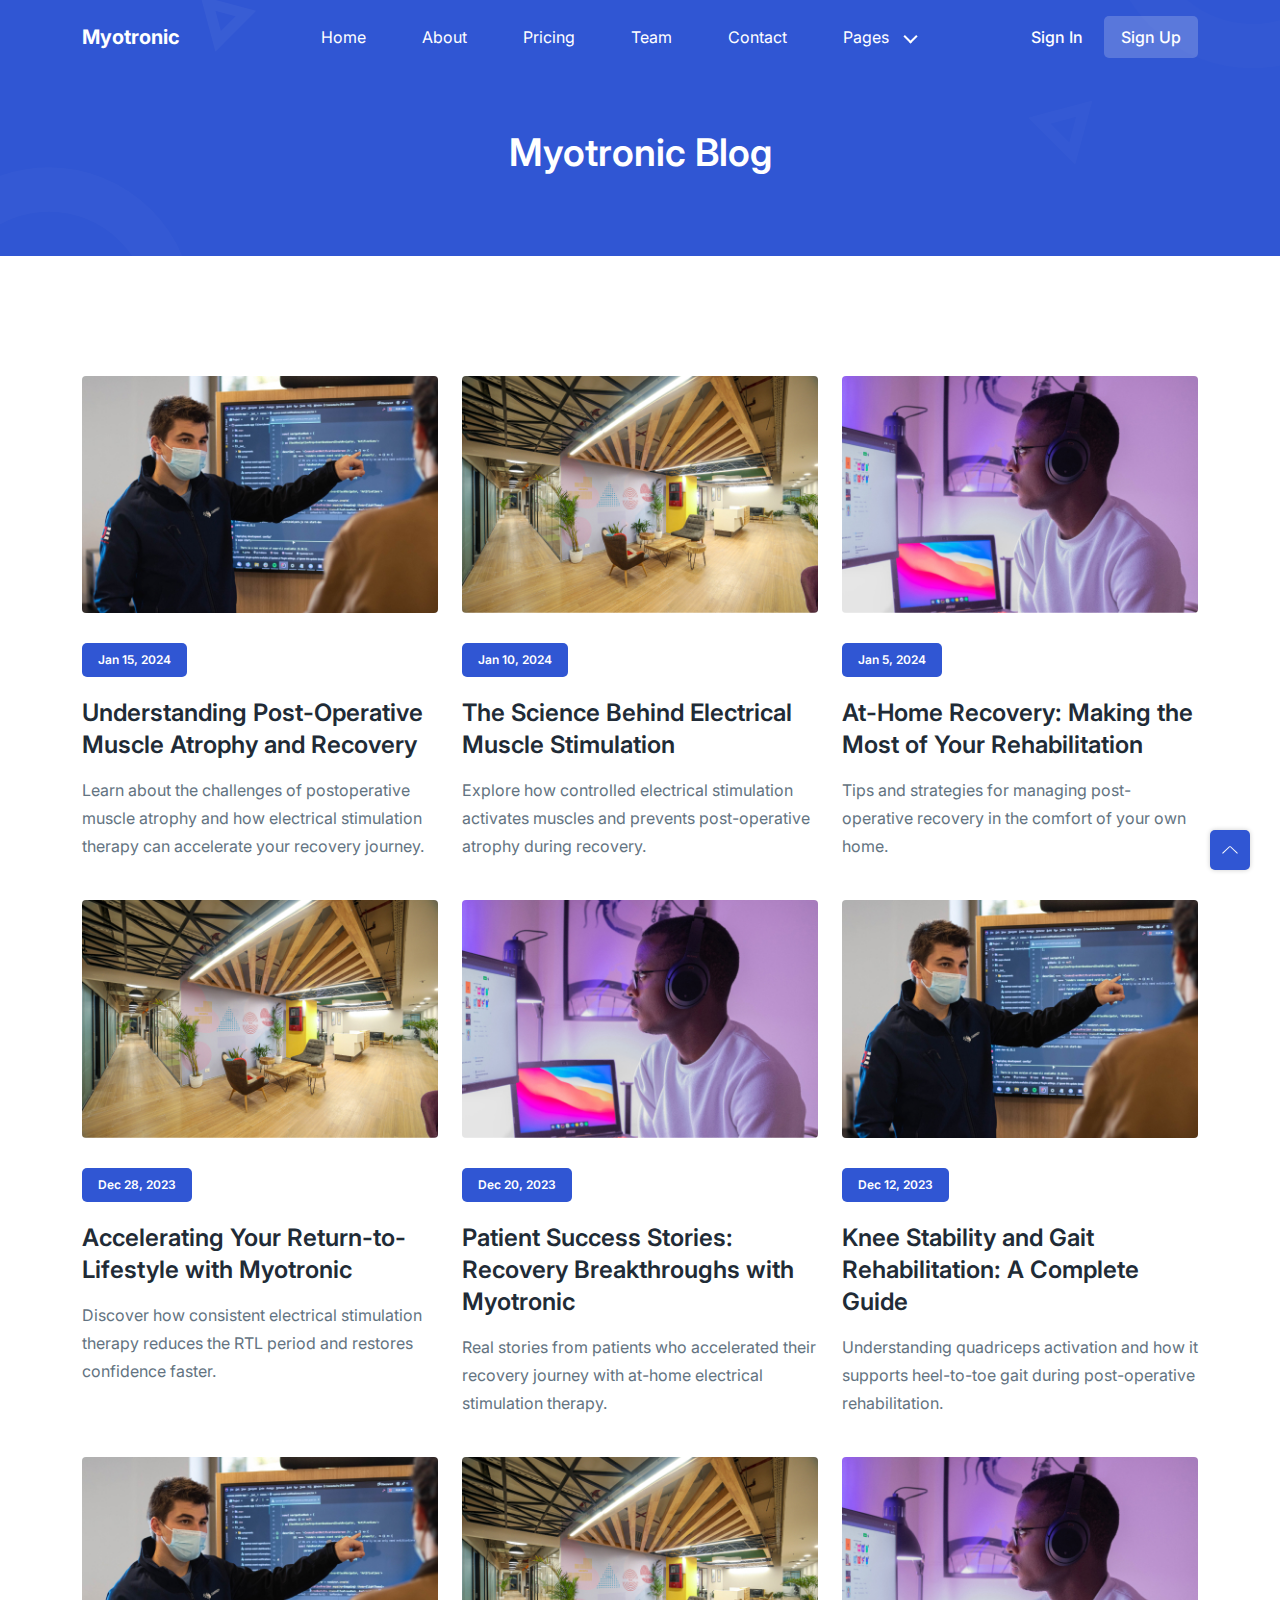
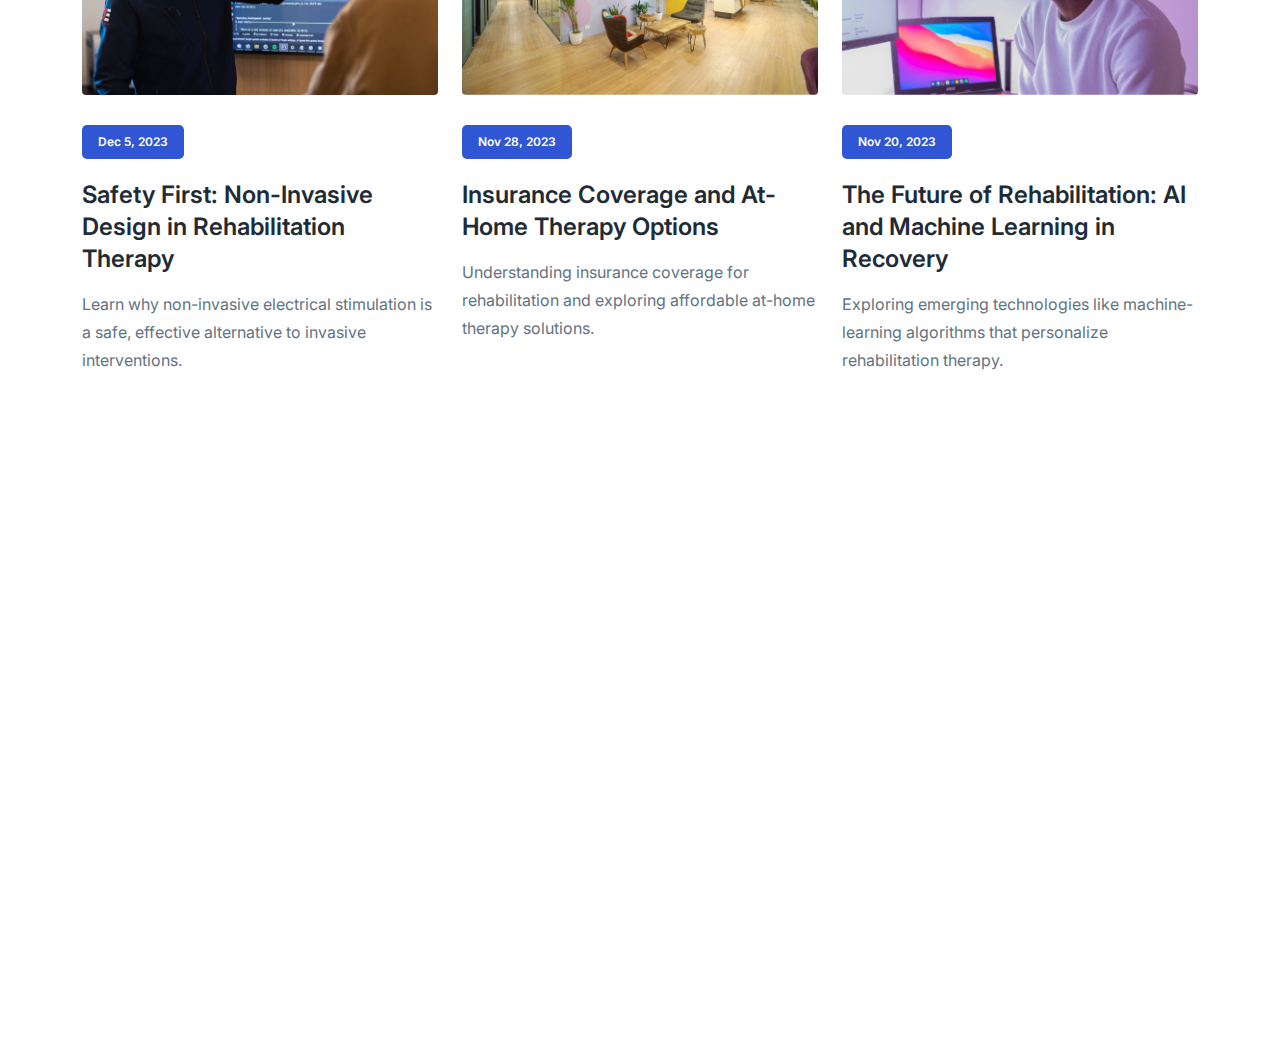
<file: blog.html>
<!DOCTYPE html>
<html lang="en">
  <head>
    <meta charset="UTF-8" />
    <meta http-equiv="X-UA-Compatible" content="IE=edge" />
    <meta name="viewport" content="width=device-width, initial-scale=1.0" />
    <title>Myotronic Blog | Recovery and Rehabilitation Resources</title>

    <!--====== Favicon Icon ======-->
    <link
      rel="shortcut icon"
      href="assets/images/favicon.svg"
      type="image/svg"
    />

    <!-- ===== All CSS files ===== -->
    <link rel="stylesheet" href="assets/css/bootstrap.min.css" />
    <link rel="stylesheet" href="assets/css/animate.css" />
    <link rel="stylesheet" href="assets/css/lineicons.css" />
    <link rel="stylesheet" href="assets/css/ud-styles.css" />

    <!-- Primary Meta Tags -->
    <meta
      name="title"
      content="Myotronic Blog | Post-Operative Recovery Resources"
    />
    <meta
      name="description"
      content="Read articles and resources about post-operative muscle recovery, electrical stimulation therapy, and rehabilitation techniques."
    />
  </head>
  <body>
    <!-- ====== Header Start ====== -->
    <header class="ud-header">
      <div class="container">
        <div class="row">
          <div class="col-lg-12">
            <nav class="navbar navbar-expand-lg">
              <a class="navbar-brand" href="index.html">
                <span class="fw-bold text-white startup-logo">Myotronic</span>
              </a>
              <button class="navbar-toggler">
                <span class="toggler-icon"> </span>
                <span class="toggler-icon"> </span>
                <span class="toggler-icon"> </span>
              </button>

              <div class="navbar-collapse">
                <ul id="nav" class="navbar-nav mx-auto">
                  <li class="nav-item">
                    <a class="ud-menu-scroll" href="#home">Home</a>
                  </li>

                  <li class="nav-item">
                    <a class="ud-menu-scroll" href="#about">About</a>
                  </li>
                  <li class="nav-item">
                    <a class="ud-menu-scroll" href="#pricing">Pricing</a>
                  </li>
                  <li class="nav-item">
                    <a class="ud-menu-scroll" href="#team">Team</a>
                  </li>
                  <li class="nav-item">
                    <a class="ud-menu-scroll" href="#contact">Contact</a>
                  </li>
                  <li class="nav-item nav-item-has-children">
                    <a href="javascript:void(0)"> Pages </a>
                    <ul class="ud-submenu">
                      <li class="ud-submenu-item">
                        <a href="about.html" class="ud-submenu-link">
                          About Page
                        </a>
                      </li>
                      <li class="ud-submenu-item">
                        <a href="pricing.html" class="ud-submenu-link">
                          Pricing Page
                        </a>
                      </li>
                      <li class="ud-submenu-item">
                        <a href="contact.html" class="ud-submenu-link">
                          Contact Page
                        </a>
                      </li>
                      <li class="ud-submenu-item">
                        <a href="blog.html" class="ud-submenu-link">
                          Blog Grid Page
                        </a>
                      </li>
                      <li class="ud-submenu-item">
                        <a href="blog-details.html" class="ud-submenu-link">
                          Blog Details Page
                        </a>
                      </li>
                      <li class="ud-submenu-item">
                        <a href="login.html" class="ud-submenu-link">
                          Sign In Page
                        </a>
                      </li>
                      <li class="ud-submenu-item">
                        <a href="404.html" class="ud-submenu-link">404 Page</a>
                      </li>
                    </ul>
                  </li>
                </ul>
              </div>

              <div class="navbar-btn d-none d-sm-inline-block">
                <a href="login.html" class="ud-main-btn ud-login-btn">
                  Sign In
                </a>
                <a class="ud-main-btn ud-white-btn" href="javascript:void(0)">
                  Sign Up
                </a>
              </div>
            </nav>
          </div>
        </div>
      </div>
    </header>
    <!-- ====== Header End ====== -->

    <!-- ====== Banner Start ====== -->
    <section class="ud-page-banner">
      <div class="container">
        <div class="row">
          <div class="col-lg-12">
            <div class="ud-banner-content">
              <h1>Myotronic Blog</h1>
            </div>
          </div>
        </div>
      </div>
    </section>
    <!-- ====== Banner End ====== -->

    <!-- ====== Blog Start ====== -->
    <section class="ud-blog-grids">
      <div class="container">
        <div class="row">
          <div class="col-lg-4 col-md-6">
            <div class="ud-single-blog">
              <div class="ud-blog-image">
                <a href="blog-details.html">
                  <img src="assets/images/blog/blog-01.jpg" alt="blog" />
                </a>
              </div>
              <div class="ud-blog-content">
                <span class="ud-blog-date">Jan 15, 2024</span>
                <h3 class="ud-blog-title">
                  <a href="blog-details.html">
                    Understanding Post-Operative Muscle Atrophy and Recovery
                  </a>
                </h3>
                <p class="ud-blog-desc">
                  Learn about the challenges of postoperative muscle atrophy and how electrical stimulation therapy can accelerate your recovery journey.
                </p>
              </div>
            </div>
          </div>
          <div class="col-lg-4 col-md-6">
            <div class="ud-single-blog">
              <div class="ud-blog-image">
                <a href="blog-details.html">
                  <img src="assets/images/blog/blog-02.jpg" alt="blog" />
                </a>
              </div>
              <div class="ud-blog-content">
                <span class="ud-blog-date">Jan 10, 2024</span>
                <h3 class="ud-blog-title">
                  <a href="blog-details.html">
                    The Science Behind Electrical Muscle Stimulation
                  </a>
                </h3>
                <p class="ud-blog-desc">
                  Explore how controlled electrical stimulation activates muscles and prevents post-operative atrophy during recovery.
                </p>
              </div>
            </div>
          </div>
          <div class="col-lg-4 col-md-6">
            <div class="ud-single-blog">
              <div class="ud-blog-image">
                <a href="blog-details.html">
                  <img src="assets/images/blog/blog-03.jpg" alt="blog" />
                </a>
              </div>
              <div class="ud-blog-content">
                <span class="ud-blog-date">Jan 5, 2024</span>
                <h3 class="ud-blog-title">
                  <a href="blog-details.html">
                    At-Home Recovery: Making the Most of Your Rehabilitation
                  </a>
                </h3>
                <p class="ud-blog-desc">
                  Tips and strategies for managing post-operative recovery in the comfort of your own home.
                </p>
              </div>
            </div>
          </div>
          <div class="col-lg-4 col-md-6">
            <div class="ud-single-blog">
              <div class="ud-blog-image">
                <a href="blog-details.html">
                  <img src="assets/images/blog/blog-02.jpg" alt="blog" />
                </a>
              </div>
              <div class="ud-blog-content">
                <span class="ud-blog-date">Dec 28, 2023</span>
                <h3 class="ud-blog-title">
                  <a href="blog-details.html">
                    Accelerating Your Return-to-Lifestyle with Myotronic
                  </a>
                </h3>
                <p class="ud-blog-desc">
                  Discover how consistent electrical stimulation therapy reduces the RTL period and restores confidence faster.
                </p>
              </div>
            </div>
          </div>
          <div class="col-lg-4 col-md-6">
            <div class="ud-single-blog">
              <div class="ud-blog-image">
                <a href="blog-details.html">
                  <img src="assets/images/blog/blog-03.jpg" alt="blog" />
                </a>
              </div>
              <div class="ud-blog-content">
                <span class="ud-blog-date">Dec 20, 2023</span>
                <h3 class="ud-blog-title">
                  <a href="blog-details.html">
                    Patient Success Stories: Recovery Breakthroughs with Myotronic
                  </a>
                </h3>
                <p class="ud-blog-desc">
                  Real stories from patients who accelerated their recovery journey with at-home electrical stimulation therapy.
                </p>
              </div>
            </div>
          </div>
          <div class="col-lg-4 col-md-6">
            <div class="ud-single-blog">
              <div class="ud-blog-image">
                <a href="blog-details.html">
                  <img src="assets/images/blog/blog-01.jpg" alt="blog" />
                </a>
              </div>
              <div class="ud-blog-content">
                <span class="ud-blog-date">Dec 12, 2023</span>
                <h3 class="ud-blog-title">
                  <a href="blog-details.html">
                    Knee Stability and Gait Rehabilitation: A Complete Guide
                  </a>
                </h3>
                <p class="ud-blog-desc">
                  Understanding quadriceps activation and how it supports heel-to-toe gait during post-operative rehabilitation.
                </p>
              </div>
            </div>
          </div>
          <div class="col-lg-4 col-md-6">
            <div class="ud-single-blog">
              <div class="ud-blog-image">
                <a href="blog-details.html">
                  <img src="assets/images/blog/blog-01.jpg" alt="blog" />
                </a>
              </div>
              <div class="ud-blog-content">
                <span class="ud-blog-date">Dec 5, 2023</span>
                <h3 class="ud-blog-title">
                  <a href="blog-details.html">
                    Safety First: Non-Invasive Design in Rehabilitation Therapy
                  </a>
                </h3>
                <p class="ud-blog-desc">
                  Learn why non-invasive electrical stimulation is a safe, effective alternative to invasive interventions.
                </p>
              </div>
            </div>
          </div>
          <div class="col-lg-4 col-md-6">
            <div class="ud-single-blog">
              <div class="ud-blog-image">
                <a href="blog-details.html">
                  <img src="assets/images/blog/blog-02.jpg" alt="blog" />
                </a>
              </div>
              <div class="ud-blog-content">
                <span class="ud-blog-date">Nov 28, 2023</span>
                <h3 class="ud-blog-title">
                  <a href="blog-details.html">
                    Insurance Coverage and At-Home Therapy Options
                  </a>
                </h3>
                <p class="ud-blog-desc">
                  Understanding insurance coverage for rehabilitation and exploring affordable at-home therapy solutions.
                </p>
              </div>
            </div>
          </div>
          <div class="col-lg-4 col-md-6">
            <div class="ud-single-blog">
              <div class="ud-blog-image">
                <a href="blog-details.html">
                  <img src="assets/images/blog/blog-03.jpg" alt="blog" />
                </a>
              </div>
              <div class="ud-blog-content">
                <span class="ud-blog-date">Nov 20, 2023</span>
                <h3 class="ud-blog-title">
                  <a href="blog-details.html">
                    The Future of Rehabilitation: AI and Machine Learning in Recovery
                  </a>
                </h3>
                <p class="ud-blog-desc">
                  Exploring emerging technologies like machine-learning algorithms that personalize rehabilitation therapy.
                </p>
              </div>
            </div>
          </div>
        </div>
      </div>
    </section>
    <!-- ====== Blog End ====== -->

    <!-- ====== Footer Start ====== -->
    <footer class="ud-footer wow fadeInUp" data-wow-delay=".15s">
      <div class="shape shape-1">
        <img src="assets/images/footer/shape-1.svg" alt="shape" />
      </div>
      <div class="shape shape-2">
        <img src="assets/images/footer/shape-2.svg" alt="shape" />
      </div>
      <div class="shape shape-3">
        <img src="assets/images/footer/shape-3.svg" alt="shape" />
      </div>
      <div class="ud-footer-widgets">
        <div class="container">
          <div class="row">
            <div class="col-xl-3 col-lg-4 col-md-6">
              <div class="ud-widget">
                <a href="index.html" class="ud-footer-logo">
                  <span class="fw-bold text-white startup-logo">Myotronic</span>
                </a>
                <p class="ud-widget-desc">
                  Advancing post-operative rehabilitation through innovative electrical stimulation therapy.
                </p>
                <ul class="ud-widget-socials">
                  <li>
                    <a href="https://twitter.com/MusharofChy">
                      <i class="lni lni-facebook-filled"></i>
                    </a>
                  </li>
                  <li>
                    <a href="https://twitter.com/MusharofChy">
                      <i class="lni lni-twitter-filled"></i>
                    </a>
                  </li>
                  <li>
                    <a href="https://twitter.com/MusharofChy">
                      <i class="lni lni-instagram-filled"></i>
                    </a>
                  </li>
                  <li>
                    <a href="https://twitter.com/MusharofChy">
                      <i class="lni lni-linkedin-original"></i>
                    </a>
                  </li>
                </ul>
              </div>
            </div>

            <div class="col-xl-2 col-lg-2 col-md-6 col-sm-6">
              <div class="ud-widget">
                <h5 class="ud-widget-title">About Us</h5>
                <ul class="ud-widget-links">
                  <li>
                    <a href="javascript:void(0)">Home</a>
                  </li>
                  <li>
                    <a href="javascript:void(0)">Features</a>
                  </li>
                  <li>
                    <a href="javascript:void(0)">About</a>
                  </li>
                  <li>
                    <a href="javascript:void(0)">Testimonial</a>
                  </li>
                </ul>
              </div>
            </div>
            <div class="col-xl-2 col-lg-3 col-md-6 col-sm-6">
              <div class="ud-widget">
                <h5 class="ud-widget-title">Features</h5>
                <ul class="ud-widget-links">
                  <li>
                    <a href="javascript:void(0)">How it works</a>
                  </li>
                  <li>
                    <a href="javascript:void(0)">Privacy policy</a>
                  </li>
                  <li>
                    <a href="javascript:void(0)">Terms of service</a>
                  </li>
                  <li>
                    <a href="javascript:void(0)">Refund policy</a>
                  </li>
                </ul>
              </div>
            </div>
            <div class="col-xl-2 col-lg-3 col-md-6 col-sm-6">
              <div class="ud-widget">
                <h5 class="ud-widget-title">Our Products</h5>
                <ul class="ud-widget-links">
                  <li>
                    <a
                      href="https://lipsumai.com/"
                      target="_blank"
                      >Lorem Ipsum With AI Generator
                    </a>
                  </li>
                  <li>
                    <a
                      href="https://lineicons.com/"
                      rel="nofollow noopner"
                      target="_blank"
                      >Lineicons
                    </a>
                  </li>
                  <li>
                    <a
                      href="https://ecommercehtml.com/"
                      rel="nofollow noopner"
                      target="_blank"
                      >Ecommerce HTML</a
                    >
                  </li>
                  <li>
                    <a
                      href="https://ayroui.com/"
                      rel="nofollow noopner"
                      target="_blank"
                      >Ayro UI</a
                    >
                  </li>
                  <li>
                    <a
                      href="https://graygrids.com/"
                      rel="nofollow noopner"
                      target="_blank"
                      >Plain Admin</a
                    >
                  </li>
                </ul>
              </div>
            </div>
            <div class="col-xl-3 col-lg-6 col-md-8 col-sm-10">
              <div class="ud-widget">
                <h5 class="ud-widget-title">Partners</h5>
                <ul class="ud-widget-brands">
                  <li>
                    <a
                      href="https://ayroui.com/"
                      rel="nofollow noopner"
                      target="_blank"
                    >
                      <img
                        src="assets/images/footer/brands/ayroui.svg"
                        alt="ayroui"
                      />
                    </a>
                  </li>
                  <li>
                    <a
                      href="https://ecommercehtml.com/"
                      rel="nofollow noopner"
                      target="_blank"
                    >
                      <img
                        src="assets/images/footer/brands/ecommerce-html.svg"
                        alt="ecommerce-html"
                      />
                    </a>
                  </li>
                  <li>
                    <a
                      href="https://graygrids.com/"
                      rel="nofollow noopner"
                      target="_blank"
                    >
                      <img
                        src="assets/images/footer/brands/graygrids.svg"
                        alt="graygrids"
                      />
                    </a>
                  </li>
                  <li>
                    <a
                      href="https://lineicons.com/"
                      rel="nofollow noopner"
                      target="_blank"
                    >
                      <img
                        src="assets/images/footer/brands/lineicons.svg"
                        alt="lineicons"
                      />
                    </a>
                  </li>
                  <li>
                    <a
                      href="https://uideck.com/"
                      rel="nofollow noopner"
                      target="_blank"
                    >
                      <img
                        src="assets/images/footer/brands/uideck.svg"
                        alt="uideck"
                      />
                    </a>
                  </li>
                  <li>
                    <a
                      href="https://tailwindtemplates.co/"
                      rel="nofollow noopner"
                      target="_blank"
                    >
                      <img
                        src="assets/images/footer/brands/tailwindtemplates.svg"
                        alt="tailwindtemplates"
                      />
                    </a>
                  </li>
                </ul>
              </div>
            </div>
          </div>
        </div>
      </div>
      <div class="ud-footer-bottom">
        <div class="container">
          <div class="row">
            <div class="col-md-8">
              <ul class="ud-footer-bottom-left">
                <li>
                  <a href="javascript:void(0)">Privacy policy</a>
                </li>
                <li>
                  <a href="javascript:void(0)">Support policy</a>
                </li>
                <li>
                  <a href="javascript:void(0)">Terms of service</a>
                </li>
              </ul>
            </div>
            <div class="col-md-4">
              <p class="ud-footer-bottom-right">
                Designed and Developed by
                <a href="https://hau.xyz" rel="nofollow">haudev</a>
              </p>
            </div>
          </div>
        </div>
      </div>
    </footer>
    <!-- ====== Footer End ====== -->

    <!-- ====== Back To Top Start ====== -->
    <a href="javascript:void(0)" class="back-to-top">
      <i class="lni lni-chevron-up"> </i>
    </a>
    <!-- ====== Back To Top End ====== -->

    <!-- ====== All Javascript Files ====== -->
    <script src="assets/js/bootstrap.bundle.min.js"></script>
    <script src="assets/js/wow.min.js"></script>
    <script src="assets/js/main.js"></script>
    <script async src="https://pagead2.googlesyndication.com/pagead/js/adsbygoogle.js?client=ca-pub-7587631210958149"
     crossorigin="anonymous"></script>
  </body>
</html>
</file>
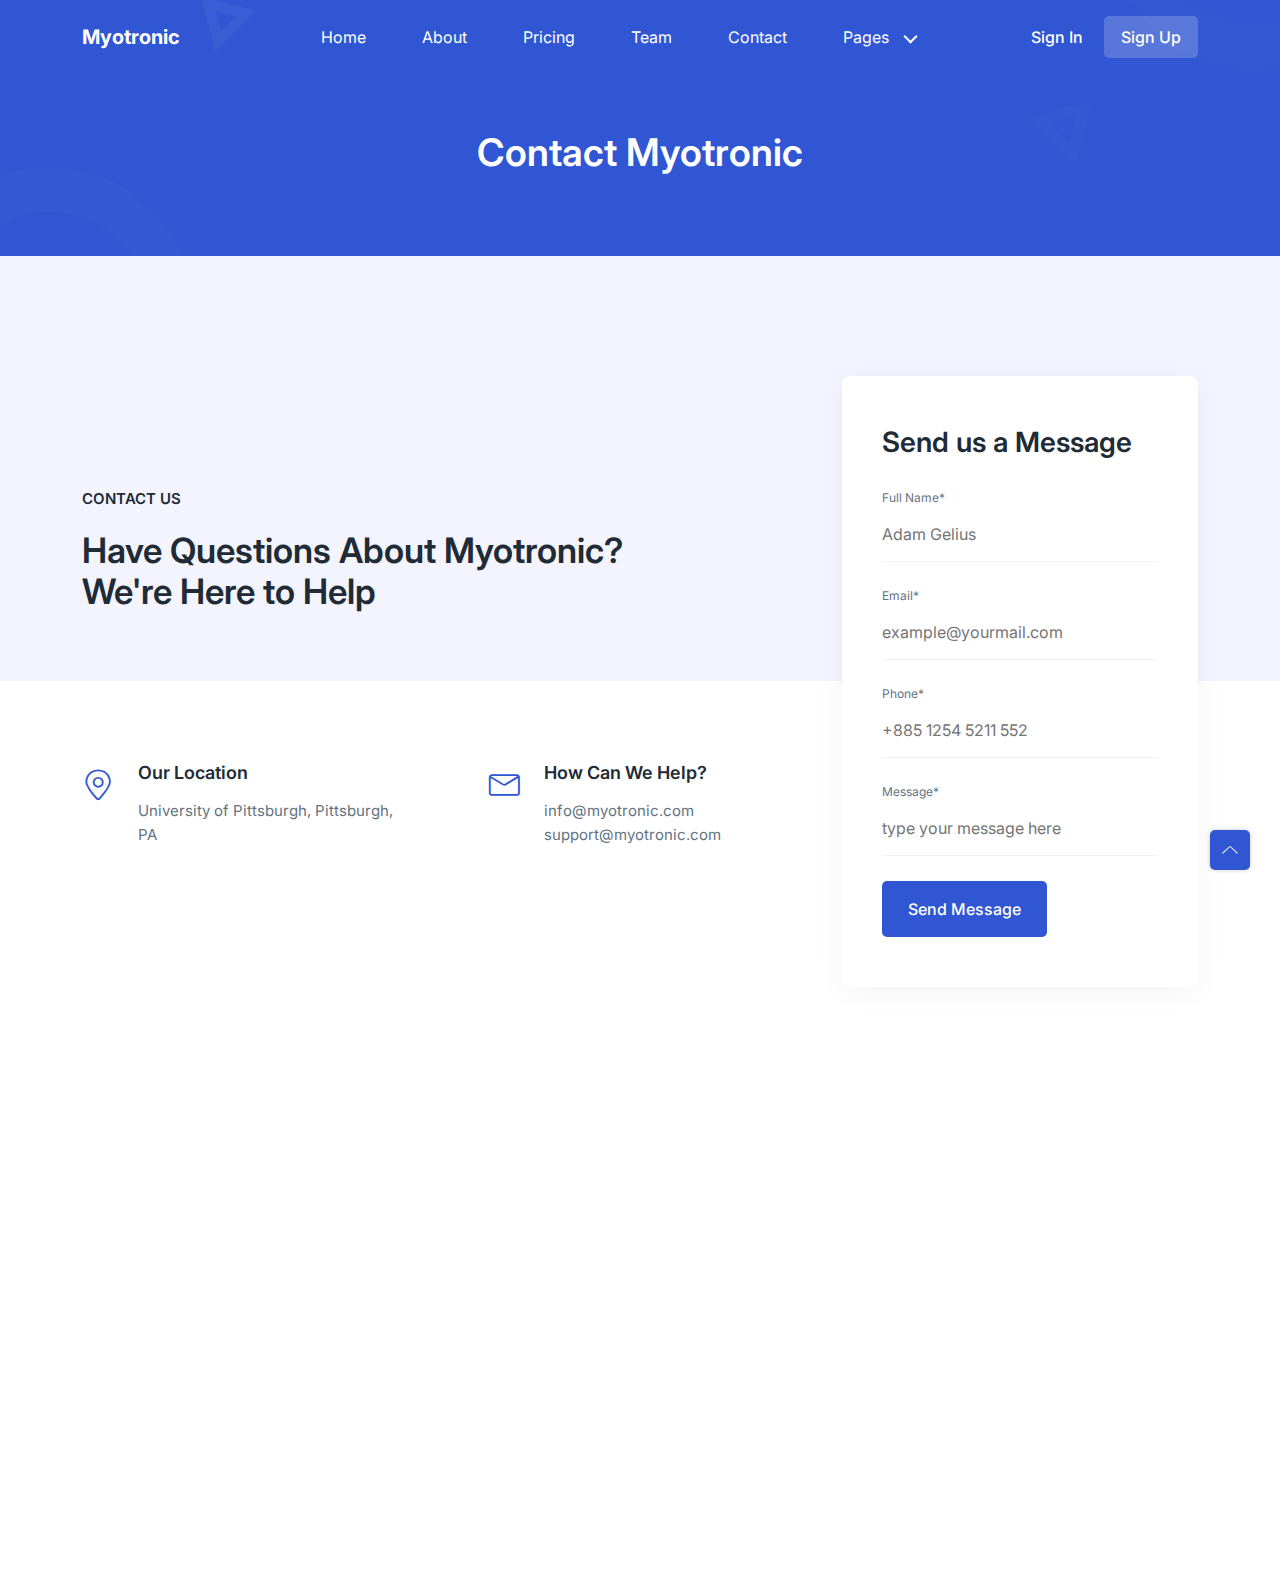
<file: contact.html>
<!DOCTYPE html>
<html lang="en">
  <head>
    <meta charset="UTF-8" />
    <meta http-equiv="X-UA-Compatible" content="IE=edge" />
    <meta name="viewport" content="width=device-width, initial-scale=1.0" />
    <title>Play | Open source Project by UIdeck</title>

    <!--====== Favicon Icon ======-->
    <link
      rel="shortcut icon"
      href="assets/images/favicon.svg"
      type="image/svg"
    />

    <!-- ===== All CSS files ===== -->
    <link rel="stylesheet" href="assets/css/bootstrap.min.css" />
    <link rel="stylesheet" href="assets/css/animate.css" />
    <link rel="stylesheet" href="assets/css/lineicons.css" />
    <link rel="stylesheet" href="assets/css/ud-styles.css" />
  </head>
  <body>
    <!-- ====== Header Start ====== -->
    <header class="ud-header">
      <div class="container">
        <div class="row">
          <div class="col-lg-12">
            <nav class="navbar navbar-expand-lg">
              <a class="navbar-brand" href="index.html">
                <span class="fw-bold text-white startup-logo">Myotronic</span>
              </a>
              <button class="navbar-toggler">
                <span class="toggler-icon"> </span>
                <span class="toggler-icon"> </span>
                <span class="toggler-icon"> </span>
              </button>

              <div class="navbar-collapse">
                <ul id="nav" class="navbar-nav mx-auto">
                  <li class="nav-item">
                    <a class="ud-menu-scroll" href="#home">Home</a>
                  </li>

                  <li class="nav-item">
                    <a class="ud-menu-scroll" href="#about">About</a>
                  </li>
                  <li class="nav-item">
                    <a class="ud-menu-scroll" href="#pricing">Pricing</a>
                  </li>
                  <li class="nav-item">
                    <a class="ud-menu-scroll" href="#team">Team</a>
                  </li>
                  <li class="nav-item">
                    <a class="ud-menu-scroll" href="#contact">Contact</a>
                  </li>
                  <li class="nav-item nav-item-has-children">
                    <a href="javascript:void(0)"> Pages </a>
                    <ul class="ud-submenu">
                      <li class="ud-submenu-item">
                        <a href="about.html" class="ud-submenu-link">
                          About Page
                        </a>
                      </li>
                      <li class="ud-submenu-item">
                        <a href="pricing.html" class="ud-submenu-link">
                          Pricing Page
                        </a>
                      </li>
                      <li class="ud-submenu-item">
                        <a href="contact.html" class="ud-submenu-link">
                          Contact Page
                        </a>
                      </li>
                      <li class="ud-submenu-item">
                        <a href="blog.html" class="ud-submenu-link">
                          Blog Grid Page
                        </a>
                      </li>
                      <li class="ud-submenu-item">
                        <a href="blog-details.html" class="ud-submenu-link">
                          Blog Details Page
                        </a>
                      </li>
                      <li class="ud-submenu-item">
                        <a href="login.html" class="ud-submenu-link">
                          Sign In Page
                        </a>
                      </li>
                      <li class="ud-submenu-item">
                        <a href="404.html" class="ud-submenu-link">404 Page</a>
                      </li>
                    </ul>
                  </li>
                </ul>
              </div>

              <div class="navbar-btn d-none d-sm-inline-block">
                <a href="login.html" class="ud-main-btn ud-login-btn">
                  Sign In
                </a>
                <a class="ud-main-btn ud-white-btn" href="javascript:void(0)">
                  Sign Up
                </a>
              </div>
            </nav>
          </div>
        </div>
      </div>
    </header>
    <!-- ====== Header End ====== -->

    <!-- ====== Banner Start ====== -->
    <section class="ud-page-banner">
      <div class="container">
        <div class="row">
          <div class="col-lg-12">
            <div class="ud-banner-content">
              <h1>Contact Myotronic</h1>
            </div>
          </div>
        </div>
      </div>
    </section>
    <!-- ====== Banner End ====== -->

    <!-- ====== Contact Start ====== -->
    <section id="contact" class="ud-contact">
      <div class="container">
        <div class="row align-items-center">
          <div class="col-xl-8 col-lg-7">
            <div class="ud-contact-content-wrapper">
              <div class="ud-contact-title">
                <span>CONTACT US</span>
                <h2>
                  Have Questions About Myotronic?<br />
                  We're Here to Help
                </h2>
              </div>
              <div class="ud-contact-info-wrapper">
                <div class="ud-single-info">
                  <div class="ud-info-icon">
                    <i class="lni lni-map-marker"></i>
                  </div>
                  <div class="ud-info-meta">
                    <h5>Our Location</h5>
                    <p>University of Pittsburgh, Pittsburgh, PA</p>
                  </div>
                </div>
                <div class="ud-single-info">
                  <div class="ud-info-icon">
                    <i class="lni lni-envelope"></i>
                  </div>
                  <div class="ud-info-meta">
                    <h5>How Can We Help?</h5>
                    <p>info@myotronic.com</p>
                    <p>support@myotronic.com</p>
                  </div>
                </div>
              </div>
            </div>
          </div>
          <div class="col-xl-4 col-lg-5">
            <div
              class="ud-contact-form-wrapper wow fadeInUp"
              data-wow-delay=".2s"
            >
              <h3 class="ud-contact-form-title">Send us a Message</h3>
              <form class="ud-contact-form">
                <div class="ud-form-group">
                  <label for="fullName">Full Name*</label>
                  <input
                    type="text"
                    name="fullName"
                    placeholder="Adam Gelius"
                  />
                </div>
                <div class="ud-form-group">
                  <label for="email">Email*</label>
                  <input
                    type="email"
                    name="email"
                    placeholder="example@yourmail.com"
                  />
                </div>
                <div class="ud-form-group">
                  <label for="phone">Phone*</label>
                  <input
                    type="text"
                    name="phone"
                    placeholder="+885 1254 5211 552"
                  />
                </div>
                <div class="ud-form-group">
                  <label for="message">Message*</label>
                  <textarea
                    name="message"
                    rows="1"
                    placeholder="type your message here"
                  ></textarea>
                </div>
                <div class="ud-form-group mb-0">
                  <button type="submit" class="ud-main-btn">
                    Send Message
                  </button>
                </div>
              </form>
            </div>
          </div>
        </div>
      </div>
    </section>
    <!-- ====== Contact End ====== -->

    <!-- ====== Footer Start ====== -->
    <footer class="ud-footer wow fadeInUp" data-wow-delay=".15s">
      <div class="shape shape-1">
        <img src="assets/images/footer/shape-1.svg" alt="shape" />
      </div>
      <div class="shape shape-2">
        <img src="assets/images/footer/shape-2.svg" alt="shape" />
      </div>
      <div class="shape shape-3">
        <img src="assets/images/footer/shape-3.svg" alt="shape" />
      </div>
      <div class="ud-footer-widgets">
        <div class="container">
          <div class="row">
            <div class="col-xl-3 col-lg-4 col-md-6">
              <div class="ud-widget">
                <a href="index.html" class="ud-footer-logo">
                  <span class="fw-bold text-white startup-logo">Myotronic</span>
                </a>
                <p class="ud-widget-desc">
                  Advancing post-operative rehabilitation through innovative electrical stimulation therapy.
                </p>
                <ul class="ud-widget-socials">
                  <li>
                    <a href="https://twitter.com/MusharofChy">
                      <i class="lni lni-facebook-filled"></i>
                    </a>
                  </li>
                  <li>
                    <a href="https://twitter.com/MusharofChy">
                      <i class="lni lni-twitter-filled"></i>
                    </a>
                  </li>
                  <li>
                    <a href="https://twitter.com/MusharofChy">
                      <i class="lni lni-instagram-filled"></i>
                    </a>
                  </li>
                  <li>
                    <a href="https://twitter.com/MusharofChy">
                      <i class="lni lni-linkedin-original"></i>
                    </a>
                  </li>
                </ul>
              </div>
            </div>

            <div class="col-xl-2 col-lg-2 col-md-6 col-sm-6">
              <div class="ud-widget">
                <h5 class="ud-widget-title">About Us</h5>
                <ul class="ud-widget-links">
                  <li>
                    <a href="javascript:void(0)">Home</a>
                  </li>
                  <li>
                    <a href="javascript:void(0)">Features</a>
                  </li>
                  <li>
                    <a href="javascript:void(0)">About</a>
                  </li>
                  <li>
                    <a href="javascript:void(0)">Testimonial</a>
                  </li>
                </ul>
              </div>
            </div>
            <div class="col-xl-2 col-lg-3 col-md-6 col-sm-6">
              <div class="ud-widget">
                <h5 class="ud-widget-title">Features</h5>
                <ul class="ud-widget-links">
                  <li>
                    <a href="javascript:void(0)">How it works</a>
                  </li>
                  <li>
                    <a href="javascript:void(0)">Privacy policy</a>
                  </li>
                  <li>
                    <a href="javascript:void(0)">Terms of service</a>
                  </li>
                  <li>
                    <a href="javascript:void(0)">Refund policy</a>
                  </li>
                </ul>
              </div>
            </div>
            <div class="col-xl-2 col-lg-3 col-md-6 col-sm-6">
              <div class="ud-widget">
                <h5 class="ud-widget-title">Our Products</h5>
                <ul class="ud-widget-links">
                  <li>
                    <a
                      href="https://lineicons.com/"
                      rel="nofollow noopner"
                      target="_blank"
                      >Lineicons
                    </a>
                  </li>
                  <li>
                    <a
                      href="https://ecommercehtml.com/"
                      rel="nofollow noopner"
                      target="_blank"
                      >Ecommerce HTML</a
                    >
                  </li>
                  <li>
                    <a
                      href="https://ayroui.com/"
                      rel="nofollow noopner"
                      target="_blank"
                      >Ayro UI</a
                    >
                  </li>
                  <li>
                    <a
                      href="https://graygrids.com/"
                      rel="nofollow noopner"
                      target="_blank"
                      >Plain Admin</a
                    >
                  </li>
                </ul>
              </div>
            </div>
            <div class="col-xl-3 col-lg-6 col-md-8 col-sm-10">
              <div class="ud-widget">
                <h5 class="ud-widget-title">Partners</h5>
                <ul class="ud-widget-brands">
                  <li>
                    <a
                      href="https://ayroui.com/"
                      rel="nofollow noopner"
                      target="_blank"
                    >
                      <img
                        src="assets/images/footer/brands/ayroui.svg"
                        alt="ayroui"
                      />
                    </a>
                  </li>
                  <li>
                    <a
                      href="https://ecommercehtml.com/"
                      rel="nofollow noopner"
                      target="_blank"
                    >
                      <img
                        src="assets/images/footer/brands/ecommerce-html.svg"
                        alt="ecommerce-html"
                      />
                    </a>
                  </li>
                  <li>
                    <a
                      href="https://graygrids.com/"
                      rel="nofollow noopner"
                      target="_blank"
                    >
                      <img
                        src="assets/images/footer/brands/graygrids.svg"
                        alt="graygrids"
                      />
                    </a>
                  </li>
                  <li>
                    <a
                      href="https://lineicons.com/"
                      rel="nofollow noopner"
                      target="_blank"
                    >
                      <img
                        src="assets/images/footer/brands/lineicons.svg"
                        alt="lineicons"
                      />
                    </a>
                  </li>
                  <li>
                    <a
                      href="https://uideck.com/"
                      rel="nofollow noopner"
                      target="_blank"
                    >
                      <img
                        src="assets/images/footer/brands/uideck.svg"
                        alt="uideck"
                      />
                    </a>
                  </li>
                  <li>
                    <a
                      href="https://tailwindtemplates.co/"
                      rel="nofollow noopner"
                      target="_blank"
                    >
                      <img
                        src="assets/images/footer/brands/tailwindtemplates.svg"
                        alt="tailwindtemplates"
                      />
                    </a>
                  </li>
                </ul>
              </div>
            </div>
          </div>
        </div>
      </div>
      <div class="ud-footer-bottom">
        <div class="container">
          <div class="row">
            <div class="col-md-8">
              <ul class="ud-footer-bottom-left">
                <li>
                  <a href="javascript:void(0)">Privacy policy</a>
                </li>
                <li>
                  <a href="javascript:void(0)">Support policy</a>
                </li>
                <li>
                  <a href="javascript:void(0)">Terms of service</a>
                </li>
              </ul>
            </div>
            <div class="col-md-4">
              <p class="ud-footer-bottom-right">
                Designed and Developed by
                <a href="https://hau.xyz" rel="nofollow">haudev</a>
              </p>
            </div>
          </div>
        </div>
      </div>
    </footer>
    <!-- ====== Footer End ====== -->

    <!-- ====== Back To Top Start ====== -->
    <a href="javascript:void(0)" class="back-to-top">
      <i class="lni lni-chevron-up"> </i>
    </a>
    <!-- ====== Back To Top End ====== -->

    <!-- ====== All Javascript Files ====== -->
    <script src="assets/js/bootstrap.bundle.min.js"></script>
    <script src="assets/js/wow.min.js"></script>
    <script src="assets/js/main.js"></script>

    <script async src="https://pagead2.googlesyndication.com/pagead/js/adsbygoogle.js?client=ca-pub-7587631210958149"
     crossorigin="anonymous"></script>
  </body>
</html>
</file>
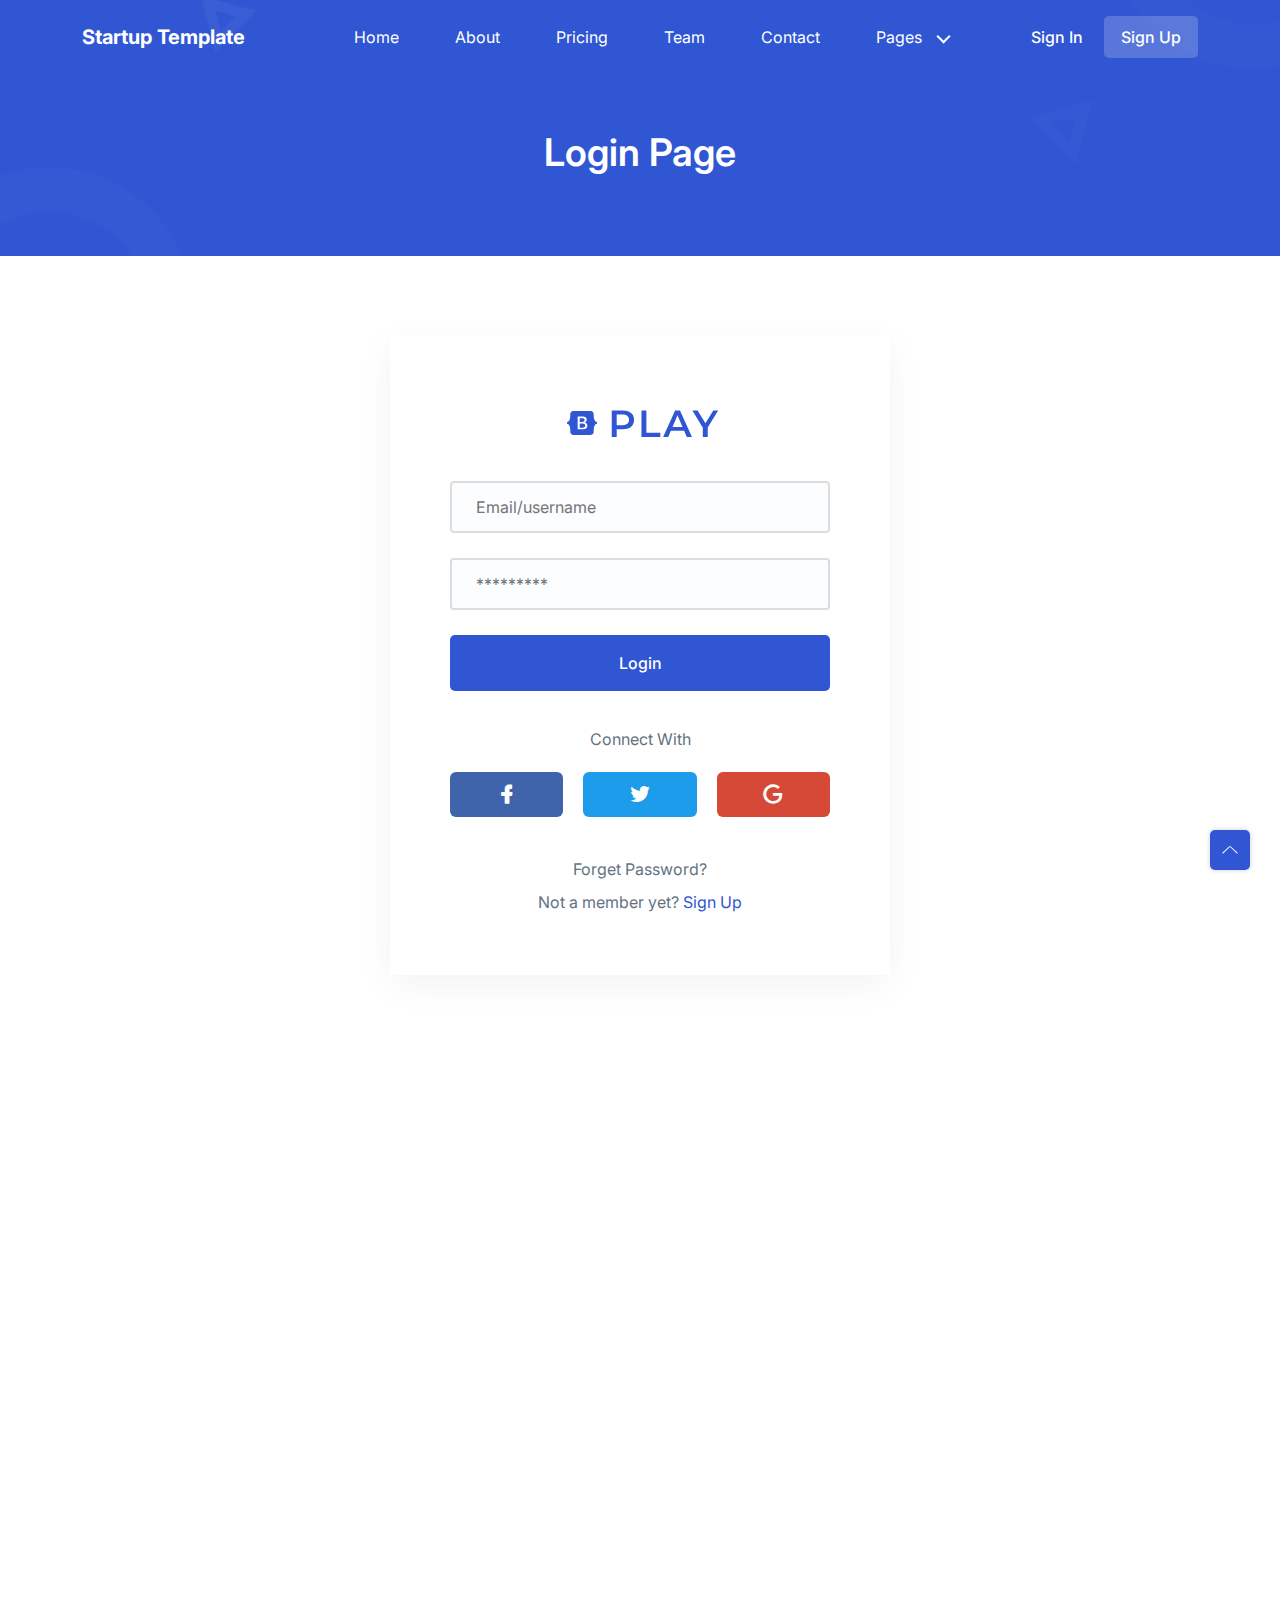
<file: login.html>
<!DOCTYPE html>
<html lang="en">
  <head>
    <meta charset="UTF-8" />
    <meta http-equiv="X-UA-Compatible" content="IE=edge" />
    <meta name="viewport" content="width=device-width, initial-scale=1.0" />
    <title>Play | Open source Project by UIdeck</title>

    <!--====== Favicon Icon ======-->
    <link
      rel="shortcut icon"
      href="assets/images/favicon.svg"
      type="image/svg"
    />

    <!-- ===== All CSS files ===== -->
    <link rel="stylesheet" href="assets/css/bootstrap.min.css" />
    <link rel="stylesheet" href="assets/css/animate.css" />
    <link rel="stylesheet" href="assets/css/lineicons.css" />
    <link rel="stylesheet" href="assets/css/ud-styles.css" />
  </head>
  <body>
    <!-- ====== Header Start ====== -->
    <header class="ud-header">
      <div class="container">
        <div class="row">
          <div class="col-lg-12">
            <nav class="navbar navbar-expand-lg">
              <a class="navbar-brand" href="index.html">
                <span class="fw-bold text-white startup-logo">Startup Template</span>
              </a>
              <button class="navbar-toggler">
                <span class="toggler-icon"> </span>
                <span class="toggler-icon"> </span>
                <span class="toggler-icon"> </span>
              </button>

              <div class="navbar-collapse">
                <ul id="nav" class="navbar-nav mx-auto">
                  <li class="nav-item">
                    <a class="ud-menu-scroll" href="#home">Home</a>
                  </li>

                  <li class="nav-item">
                    <a class="ud-menu-scroll" href="#about">About</a>
                  </li>
                  <li class="nav-item">
                    <a class="ud-menu-scroll" href="#pricing">Pricing</a>
                  </li>
                  <li class="nav-item">
                    <a class="ud-menu-scroll" href="#team">Team</a>
                  </li>
                  <li class="nav-item">
                    <a class="ud-menu-scroll" href="#contact">Contact</a>
                  </li>
                  <li class="nav-item nav-item-has-children">
                    <a href="javascript:void(0)"> Pages </a>
                    <ul class="ud-submenu">
                      <li class="ud-submenu-item">
                        <a href="about.html" class="ud-submenu-link">
                          About Page
                        </a>
                      </li>
                      <li class="ud-submenu-item">
                        <a href="pricing.html" class="ud-submenu-link">
                          Pricing Page
                        </a>
                      </li>
                      <li class="ud-submenu-item">
                        <a href="contact.html" class="ud-submenu-link">
                          Contact Page
                        </a>
                      </li>
                      <li class="ud-submenu-item">
                        <a href="blog.html" class="ud-submenu-link">
                          Blog Grid Page
                        </a>
                      </li>
                      <li class="ud-submenu-item">
                        <a href="blog-details.html" class="ud-submenu-link">
                          Blog Details Page
                        </a>
                      </li>
                      <li class="ud-submenu-item">
                        <a href="login.html" class="ud-submenu-link">
                          Sign In Page
                        </a>
                      </li>
                      <li class="ud-submenu-item">
                        <a href="404.html" class="ud-submenu-link">404 Page</a>
                      </li>
                    </ul>
                  </li>
                </ul>
              </div>

              <div class="navbar-btn d-none d-sm-inline-block">
                <a href="login.html" class="ud-main-btn ud-login-btn">
                  Sign In
                </a>
                <a class="ud-main-btn ud-white-btn" href="javascript:void(0)">
                  Sign Up
                </a>
              </div>
            </nav>
          </div>
        </div>
      </div>
    </header>
    <!-- ====== Header End ====== -->

    <!-- ====== Banner Start ====== -->
    <section class="ud-page-banner">
      <div class="container">
        <div class="row">
          <div class="col-lg-12">
            <div class="ud-banner-content">
              <h1>Login Page</h1>
            </div>
          </div>
        </div>
      </div>
    </section>
    <!-- ====== Banner End ====== -->

    <!-- ====== Login Start ====== -->
    <section class="ud-login">
      <div class="container">
        <div class="row">
          <div class="col-lg-12">
            <div class="ud-login-wrapper">
              <div class="ud-login-logo">
                <img src="assets/images/logo/logo-2.svg" alt="logo" />
              </div>
              <form class="ud-login-form">
                <div class="ud-form-group">
                  <input
                    type="email"
                    name="email"
                    placeholder="Email/username"
                  />
                </div>
                <div class="ud-form-group">
                  <input
                    type="password"
                    name="password"
                    placeholder="*********"
                  />
                </div>
                <div class="ud-form-group">
                  <button type="submit" class="ud-main-btn w-100">Login</button>
                </div>
              </form>

              <div class="ud-socials-connect">
                <p>Connect With</p>

                <ul>
                  <li>
                    <a href="javascript:void(0)" class="facebook">
                      <i class="lni lni-facebook-filled"></i>
                    </a>
                  </li>
                  <li>
                    <a href="javascript:void(0)" class="twitter">
                      <i class="lni lni-twitter-filled"></i>
                    </a>
                  </li>
                  <li>
                    <a href="javascript:void(0)" class="google">
                      <i class="lni lni-google"></i>
                    </a>
                  </li>
                </ul>
              </div>

              <a class="forget-pass" href="javascript:void(0)">
                Forget Password?
              </a>
              <p class="signup-option">
                Not a member yet? <a href="javascript:void(0)"> Sign Up </a>
              </p>
            </div>
          </div>
        </div>
      </div>
    </section>
    <!-- ====== Login End ====== -->

    <!-- ====== Footer Start ====== -->
    <footer class="ud-footer wow fadeInUp" data-wow-delay=".15s">
      <div class="shape shape-1">
        <img src="assets/images/footer/shape-1.svg" alt="shape" />
      </div>
      <div class="shape shape-2">
        <img src="assets/images/footer/shape-2.svg" alt="shape" />
      </div>
      <div class="shape shape-3">
        <img src="assets/images/footer/shape-3.svg" alt="shape" />
      </div>
      <div class="ud-footer-widgets">
        <div class="container">
          <div class="row">
            <div class="col-xl-3 col-lg-4 col-md-6">
              <div class="ud-widget">
                <a href="index.html" class="ud-footer-logo">
                  <span class="fw-bold text-white startup-logo">Startup Template</span>
                </a>
                <p class="ud-widget-desc">
                  We create digital experiences for brands and companies by
                  using technology.
                </p>
                <ul class="ud-widget-socials">
                  <li>
                    <a href="https://twitter.com/MusharofChy">
                      <i class="lni lni-facebook-filled"></i>
                    </a>
                  </li>
                  <li>
                    <a href="https://twitter.com/MusharofChy">
                      <i class="lni lni-twitter-filled"></i>
                    </a>
                  </li>
                  <li>
                    <a href="https://twitter.com/MusharofChy">
                      <i class="lni lni-instagram-filled"></i>
                    </a>
                  </li>
                  <li>
                    <a href="https://twitter.com/MusharofChy">
                      <i class="lni lni-linkedin-original"></i>
                    </a>
                  </li>
                </ul>
              </div>
            </div>

            <div class="col-xl-2 col-lg-2 col-md-6 col-sm-6">
              <div class="ud-widget">
                <h5 class="ud-widget-title">About Us</h5>
                <ul class="ud-widget-links">
                  <li>
                    <a href="javascript:void(0)">Home</a>
                  </li>
                  <li>
                    <a href="javascript:void(0)">Features</a>
                  </li>
                  <li>
                    <a href="javascript:void(0)">About</a>
                  </li>
                  <li>
                    <a href="javascript:void(0)">Testimonial</a>
                  </li>
                </ul>
              </div>
            </div>
            <div class="col-xl-2 col-lg-3 col-md-6 col-sm-6">
              <div class="ud-widget">
                <h5 class="ud-widget-title">Features</h5>
                <ul class="ud-widget-links">
                  <li>
                    <a href="javascript:void(0)">How it works</a>
                  </li>
                  <li>
                    <a href="javascript:void(0)">Privacy policy</a>
                  </li>
                  <li>
                    <a href="javascript:void(0)">Terms of service</a>
                  </li>
                  <li>
                    <a href="javascript:void(0)">Refund policy</a>
                  </li>
                </ul>
              </div>
            </div>
            <div class="col-xl-2 col-lg-3 col-md-6 col-sm-6">
              <div class="ud-widget">
                <h5 class="ud-widget-title">Our Products</h5>
                <ul class="ud-widget-links">
                  <li>
                    <a
                      href="https://lipsumai.com/"
                      target="_blank"
                      >Lorem Ipsum With AI Generator
                    </a>
                  </li>
                  <li>
                    <a
                      href="https://lineicons.com/"
                      rel="nofollow noopner"
                      target="_blank"
                      >Lineicons
                    </a>
                  </li>
                  <li>
                    <a
                      href="https://ecommercehtml.com/"
                      rel="nofollow noopner"
                      target="_blank"
                      >Ecommerce HTML</a
                    >
                  </li>
                  <li>
                    <a
                      href="https://ayroui.com/"
                      rel="nofollow noopner"
                      target="_blank"
                      >Ayro UI</a
                    >
                  </li>
                  <li>
                    <a
                      href="https://graygrids.com/"
                      rel="nofollow noopner"
                      target="_blank"
                      >Plain Admin</a
                    >
                  </li>
                </ul>
              </div>
            </div>
            <div class="col-xl-3 col-lg-6 col-md-8 col-sm-10">
              <div class="ud-widget">
                <h5 class="ud-widget-title">Partners</h5>
                <ul class="ud-widget-brands">
                  <li>
                    <a
                      href="https://ayroui.com/"
                      rel="nofollow noopner"
                      target="_blank"
                    >
                      <img
                        src="assets/images/footer/brands/ayroui.svg"
                        alt="ayroui"
                      />
                    </a>
                  </li>
                  <li>
                    <a
                      href="https://ecommercehtml.com/"
                      rel="nofollow noopner"
                      target="_blank"
                    >
                      <img
                        src="assets/images/footer/brands/ecommerce-html.svg"
                        alt="ecommerce-html"
                      />
                    </a>
                  </li>
                  <li>
                    <a
                      href="https://graygrids.com/"
                      rel="nofollow noopner"
                      target="_blank"
                    >
                      <img
                        src="assets/images/footer/brands/graygrids.svg"
                        alt="graygrids"
                      />
                    </a>
                  </li>
                  <li>
                    <a
                      href="https://lineicons.com/"
                      rel="nofollow noopner"
                      target="_blank"
                    >
                      <img
                        src="assets/images/footer/brands/lineicons.svg"
                        alt="lineicons"
                      />
                    </a>
                  </li>
                  <li>
                    <a
                      href="https://uideck.com/"
                      rel="nofollow noopner"
                      target="_blank"
                    >
                      <img
                        src="assets/images/footer/brands/uideck.svg"
                        alt="uideck"
                      />
                    </a>
                  </li>
                  <li>
                    <a
                      href="https://tailwindtemplates.co/"
                      rel="nofollow noopner"
                      target="_blank"
                    >
                      <img
                        src="assets/images/footer/brands/tailwindtemplates.svg"
                        alt="tailwindtemplates"
                      />
                    </a>
                  </li>
                </ul>
              </div>
            </div>
          </div>
        </div>
      </div>
      <div class="ud-footer-bottom">
        <div class="container">
          <div class="row">
            <div class="col-md-8">
              <ul class="ud-footer-bottom-left">
                <li>
                  <a href="javascript:void(0)">Privacy policy</a>
                </li>
                <li>
                  <a href="javascript:void(0)">Support policy</a>
                </li>
                <li>
                  <a href="javascript:void(0)">Terms of service</a>
                </li>
              </ul>
            </div>
            <div class="col-md-4">
              <p class="ud-footer-bottom-right">
                Designed and Developed by
                <a href="https://hau.xyz" rel="nofollow">haudev</a>
              </p>
            </div>
          </div>
        </div>
      </div>
    </footer>
    <!-- ====== Footer End ====== -->

    <!-- ====== Back To Top Start ====== -->
    <a href="javascript:void(0)" class="back-to-top">
      <i class="lni lni-chevron-up"> </i>
    </a>
    <!-- ====== Back To Top End ====== -->

    <!-- ====== All Javascript Files ====== -->
    <script src="assets/js/bootstrap.bundle.min.js"></script>
    <script src="assets/js/wow.min.js"></script>
    <script src="assets/js/main.js"></script>
    <script async src="https://pagead2.googlesyndication.com/pagead/js/adsbygoogle.js?client=ca-pub-7587631210958149"
     crossorigin="anonymous"></script>
  </body>
</html>
</file>
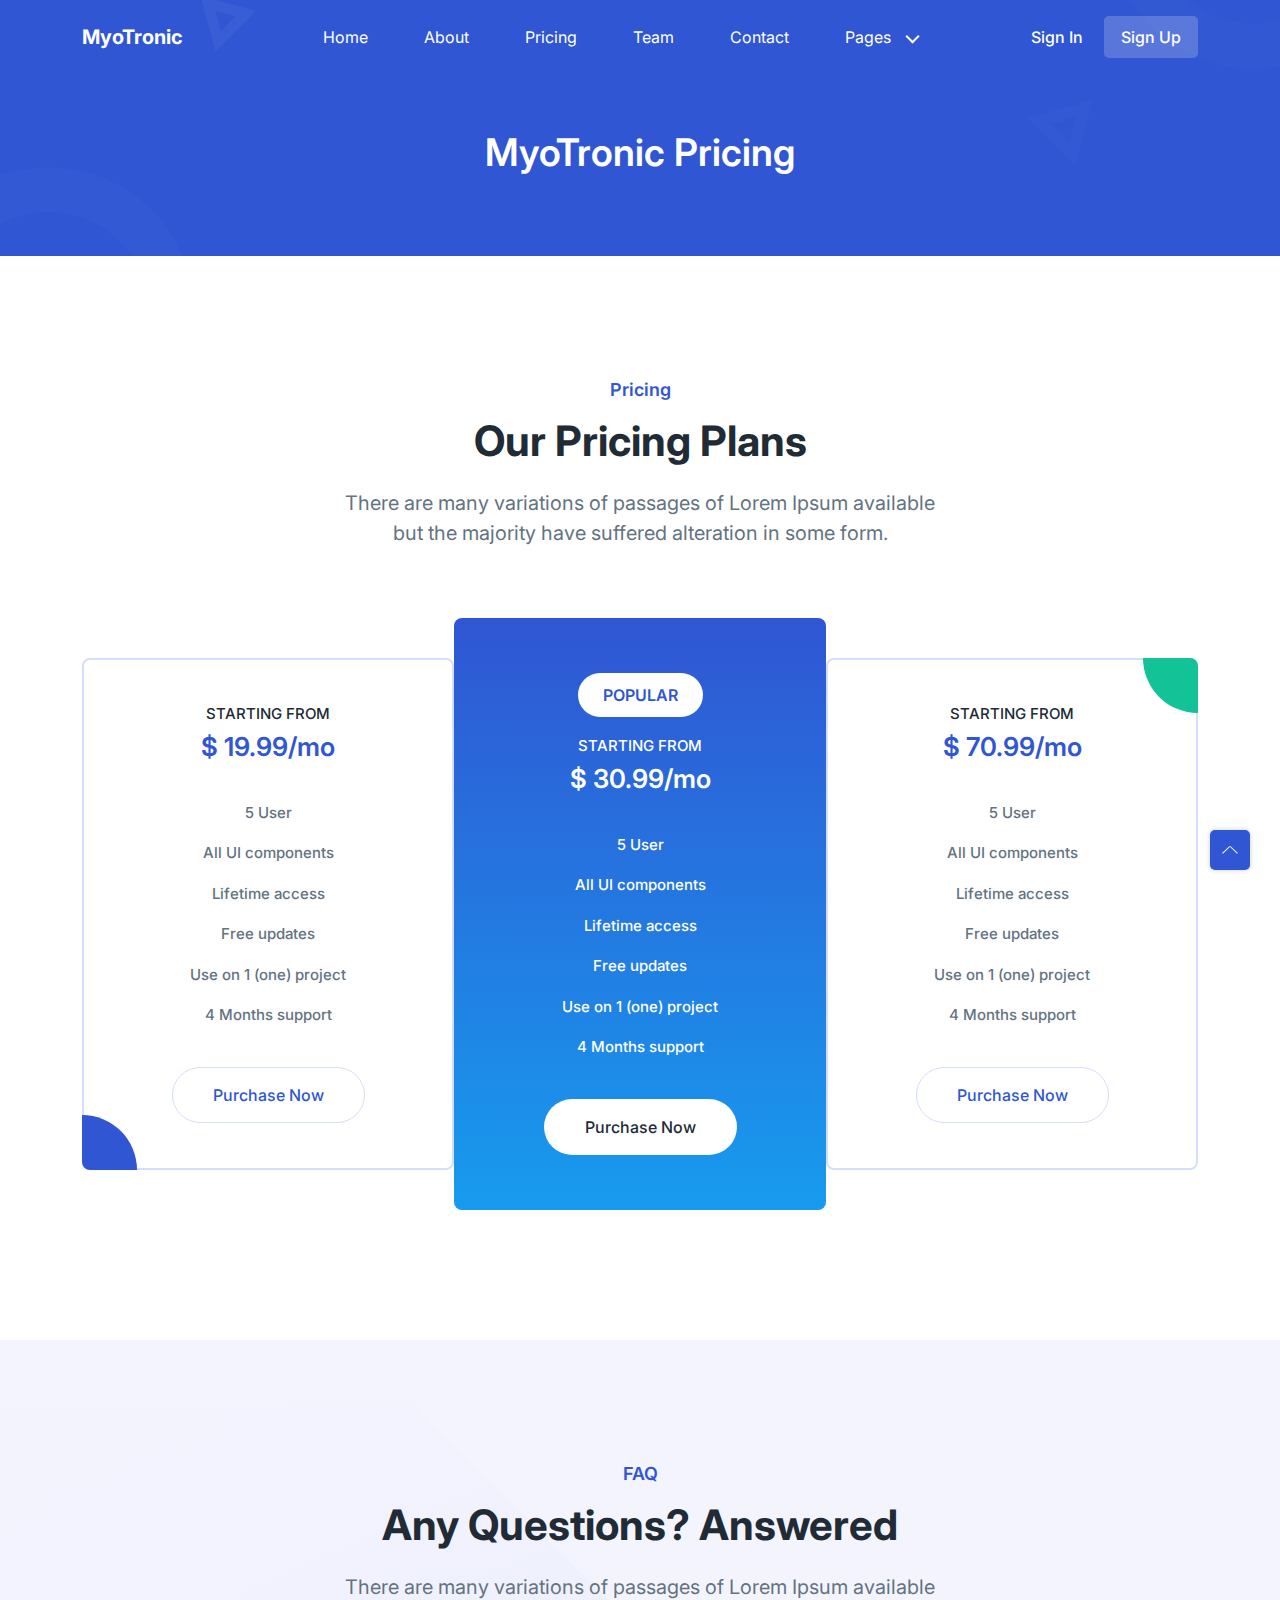
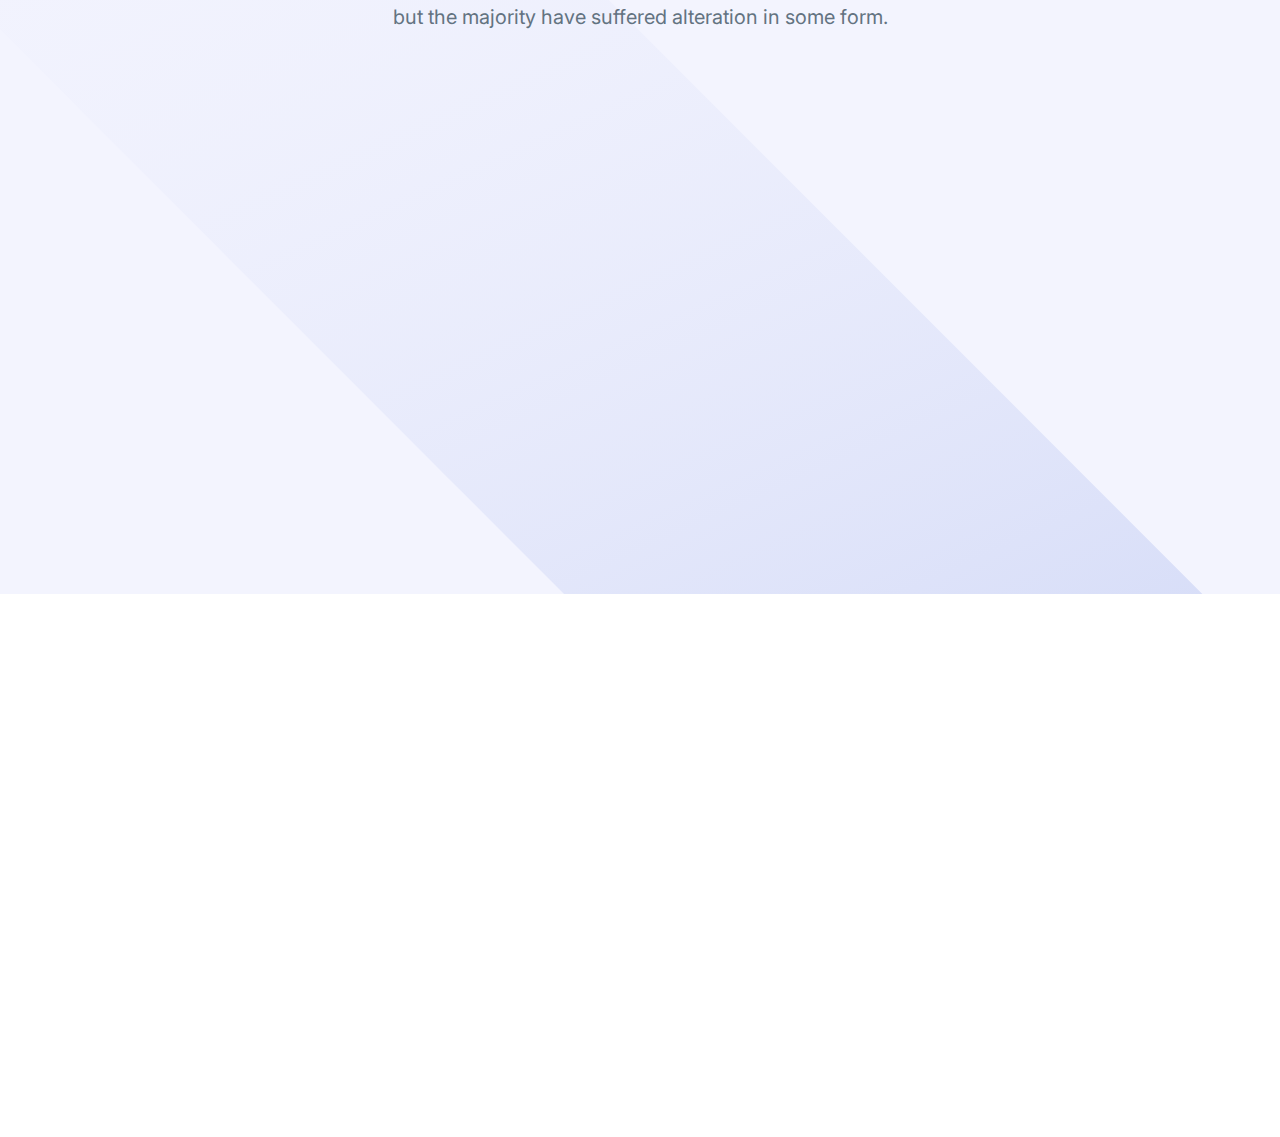
<file: pricing.html>
<!DOCTYPE html>
<html lang="en">
  <head>
    <meta charset="UTF-8" />
    <meta http-equiv="X-UA-Compatible" content="IE=edge" />
    <meta name="viewport" content="width=device-width, initial-scale=1.0" />
    <title>Myotronic Blog | Understanding Post-Operative Muscle Recovery</title>

    <!--====== Favicon Icon ======-->
    <link
      rel="shortcut icon"
      href="assets/images/favicon.svg"
      type="image/svg"
    />

    <!-- ===== All CSS files ===== -->
    <link rel="stylesheet" href="assets/css/bootstrap.min.css" />
    <link rel="stylesheet" href="assets/css/animate.css" />
    <link rel="stylesheet" href="assets/css/lineicons.css" />
    <link rel="stylesheet" href="assets/css/ud-styles.css" />

    <!-- Add/replace Open Graph & Twitter meta tags in <head> -->
    <meta property="og:url" content="https://robotman381.github.io/" />
    <meta property="og:image" content="assets/images/hero/hero-image.svg" />
    <meta name="twitter:url" content="https://robotman381.github.io/" />
    <meta name="twitter:image" content="assets/images/hero/hero-image.svg" />
  </head>
  <body>
    <!-- ====== Header Start ====== -->
    <header class="ud-header">
      <div class="container">
        <div class="row">
          <div class="col-lg-12">
            <nav class="navbar navbar-expand-lg">
              <a class="navbar-brand" href="index.html">
                <span class="fw-bold text-white startup-logo">MyoTronic</span>
              </a>
              <button class="navbar-toggler">
                <span class="toggler-icon"> </span>
                <span class="toggler-icon"> </span>
                <span class="toggler-icon"> </span>
              </button>

              <div class="navbar-collapse">
                <ul id="nav" class="navbar-nav mx-auto">
                  <li class="nav-item">
                    <a class="ud-menu-scroll" href="#home">Home</a>
                  </li>

                  <li class="nav-item">
                    <a class="ud-menu-scroll" href="#about">About</a>
                  </li>
                  <li class="nav-item">
                    <a class="ud-menu-scroll" href="#pricing">Pricing</a>
                  </li>
                  <li class="nav-item">
                    <a class="ud-menu-scroll" href="#team">Team</a>
                  </li>
                  <li class="nav-item">
                    <a class="ud-menu-scroll" href="#contact">Contact</a>
                  </li>

                  <li class="nav-item nav-item-has-children">
                    <a href="javascript:void(0)"> Pages </a>
                    <ul class="ud-submenu">
                      <li class="ud-submenu-item">
                        <a href="about.html" class="ud-submenu-link">
                          About Page
                        </a>
                      </li>
                      <li class="ud-submenu-item">
                        <a href="pricing.html" class="ud-submenu-link">
                          Pricing Page
                        </a>
                      </li>
                      <li class="ud-submenu-item">
                        <a href="contact.html" class="ud-submenu-link">
                          Contact Page
                        </a>
                      </li>
                      <li class="ud-submenu-item">
                        <a href="blog.html" class="ud-submenu-link">
                          Blog Grid Page
                        </a>
                      </li>
                      <li class="ud-submenu-item">
                        <a href="blog-details.html" class="ud-submenu-link">
                          Blog Details Page
                        </a>
                      </li>
                      <li class="ud-submenu-item">
                        <a href="login.html" class="ud-submenu-link">
                          Sign In Page
                        </a>
                      </li>
                      <li class="ud-submenu-item">
                        <a href="404.html" class="ud-submenu-link">404 Page</a>
                      </li>
                    </ul>
                  </li>
                </ul>
              </div>

              <div class="navbar-btn d-none d-sm-inline-block">
                <a href="login.html" class="ud-main-btn ud-login-btn">
                  Sign In
                </a>
                <a class="ud-main-btn ud-white-btn" href="javascript:void(0)">
                  Sign Up
                </a>
              </div>
            </nav>
          </div>
        </div>
      </div>
    </header>
    <!-- ====== Header End ====== -->

    <!-- ====== Banner Start ====== -->
    <section class="ud-page-banner">
      <div class="container">
        <div class="row">
          <div class="col-lg-12">
            <div class="ud-banner-content">
              <h1>MyoTronic Pricing</h1>
            </div>
          </div>
        </div>
      </div>
    </section>
    <!-- ====== Banner End ====== -->

    <!-- ====== Pricing Start ====== -->
    <section id="pricing" class="ud-pricing">
      <div class="container">
        <div class="row">
          <div class="col-lg-12">
            <div class="ud-section-title mx-auto text-center">
              <span>Pricing</span>
              <h2>Our Pricing Plans</h2>
              <p>
                There are many variations of passages of Lorem Ipsum available
                but the majority have suffered alteration in some form.
              </p>
            </div>
          </div>
        </div>

        <div class="row g-0 align-items-center justify-content-center">
          <div class="col-lg-4 col-md-6 col-sm-10">
            <div
              class="ud-single-pricing first-item wow fadeInUp"
              data-wow-delay=".15s"
            >
              <div class="ud-pricing-header">
                <h3>STARTING FROM</h3>
                <h4>$ 19.99/mo</h4>
              </div>
              <div class="ud-pricing-body">
                <ul>
                  <li>5 User</li>
                  <li>All UI components</li>
                  <li>Lifetime access</li>
                  <li>Free updates</li>
                  <li>Use on 1 (one) project</li>
                  <li>4 Months support</li>
                </ul>
              </div>
              <div class="ud-pricing-footer">
                <a href="javascript:void(0)" class="ud-main-btn ud-border-btn">
                  Purchase Now
                </a>
              </div>
            </div>
          </div>
          <div class="col-lg-4 col-md-6 col-sm-10">
            <div
              class="ud-single-pricing active wow fadeInUp"
              data-wow-delay=".1s"
            >
              <span class="ud-popular-tag">POPULAR</span>
              <div class="ud-pricing-header">
                <h3>STARTING FROM</h3>
                <h4>$ 30.99/mo</h4>
              </div>
              <div class="ud-pricing-body">
                <ul>
                  <li>5 User</li>
                  <li>All UI components</li>
                  <li>Lifetime access</li>
                  <li>Free updates</li>
                  <li>Use on 1 (one) project</li>
                  <li>4 Months support</li>
                </ul>
              </div>
              <div class="ud-pricing-footer">
                <a href="javascript:void(0)" class="ud-main-btn ud-white-btn">
                  Purchase Now
                </a>
              </div>
            </div>
          </div>
          <div class="col-lg-4 col-md-6 col-sm-10">
            <div
              class="ud-single-pricing last-item wow fadeInUp"
              data-wow-delay=".15s"
            >
              <div class="ud-pricing-header">
                <h3>STARTING FROM</h3>
                <h4>$ 70.99/mo</h4>
              </div>
              <div class="ud-pricing-body">
                <ul>
                  <li>5 User</li>
                  <li>All UI components</li>
                  <li>Lifetime access</li>
                  <li>Free updates</li>
                  <li>Use on 1 (one) project</li>
                  <li>4 Months support</li>
                </ul>
              </div>
              <div class="ud-pricing-footer">
                <a href="javascript:void(0)" class="ud-main-btn ud-border-btn">
                  Purchase Now
                </a>
              </div>
            </div>
          </div>
        </div>
      </div>
    </section>
    <!-- ====== Pricing End ====== -->

    <!-- ====== FAQ Start ====== -->
    <section id="faq" class="ud-faq">
      <div class="shape">
        <img src="assets/images/faq/shape.svg" alt="shape" />
      </div>
      <div class="container">
        <div class="row">
          <div class="col-lg-12">
            <div class="ud-section-title text-center mx-auto">
              <span>FAQ</span>
              <h2>Any Questions? Answered</h2>
              <p>
                There are many variations of passages of Lorem Ipsum available
                but the majority have suffered alteration in some form.
              </p>
            </div>
          </div>
        </div>

        <div class="row">
          <div class="col-lg-6">
            <div class="ud-single-faq wow fadeInUp" data-wow-delay=".1s">
              <div class="accordion">
                <button
                  class="ud-faq-btn collapsed"
                  data-bs-toggle="collapse"
                  data-bs-target="#collapseOne"
                >
                  <span class="icon flex-shrink-0">
                    <i class="lni lni-chevron-down"></i>
                  </span>
                  <span>How to use UIdeck?</span>
                </button>
                <div id="collapseOne" class="accordion-collapse collapse">
                  <div class="ud-faq-body">
                    Lorem Ipsum is simply dummy text of the printing and
                    typesetting industry. Lorem Ipsum has been the industry's
                    standard dummy text ever since the 1500s, when an unknown
                    printer took a galley of type and scrambled it to make a
                    type specimen book.
                  </div>
                </div>
              </div>
            </div>
            <div class="ud-single-faq wow fadeInUp" data-wow-delay=".15s">
              <div class="accordion">
                <button
                  class="ud-faq-btn collapsed"
                  data-bs-toggle="collapse"
                  data-bs-target="#collapseTwo"
                >
                  <span class="icon flex-shrink-0">
                    <i class="lni lni-chevron-down"></i>
                  </span>
                  <span>How to download icons from Lineicons?</span>
                </button>
                <div id="collapseTwo" class="accordion-collapse collapse">
                  <div class="ud-faq-body">
                    Lorem Ipsum is simply dummy text of the printing and
                    typesetting industry. Lorem Ipsum has been the industry's
                    standard dummy text ever since the 1500s, when an unknown
                    printer took a galley of type and scrambled it to make a
                    type specimen book.
                  </div>
                </div>
              </div>
            </div>
            <div class="ud-single-faq wow fadeInUp" data-wow-delay=".2s">
              <div class="accordion">
                <button
                  class="ud-faq-btn collapsed"
                  data-bs-toggle="collapse"
                  data-bs-target="#collapseThree"
                >
                  <span class="icon flex-shrink-0">
                    <i class="lni lni-chevron-down"></i>
                  </span>
                  <span>Is GrayGrids part of UIdeck?</span>
                </button>
                <div id="collapseThree" class="accordion-collapse collapse">
                  <div class="ud-faq-body">
                    Lorem Ipsum is simply dummy text of the printing and
                    typesetting industry. Lorem Ipsum has been the industry's
                    standard dummy text ever since the 1500s, when an unknown
                    printer took a galley of type and scrambled it to make a
                    type specimen book.
                  </div>
                </div>
              </div>
            </div>
          </div>
          <div class="col-lg-6">
            <div class="ud-single-faq wow fadeInUp" data-wow-delay=".1s">
              <div class="accordion">
                <button
                  class="ud-faq-btn collapsed"
                  data-bs-toggle="collapse"
                  data-bs-target="#collapseFour"
                >
                  <span class="icon flex-shrink-0">
                    <i class="lni lni-chevron-down"></i>
                  </span>
                  <span>Can I use this template for commercial project?</span>
                </button>
                <div id="collapseFour" class="accordion-collapse collapse">
                  <div class="ud-faq-body">
                    Lorem Ipsum is simply dummy text of the printing and
                    typesetting industry. Lorem Ipsum has been the industry's
                    standard dummy text ever since the 1500s, when an unknown
                    printer took a galley of type and scrambled it to make a
                    type specimen book.
                  </div>
                </div>
              </div>
            </div>
            <div class="ud-single-faq wow fadeInUp" data-wow-delay=".15s">
              <div class="accordion">
                <button
                  class="ud-faq-btn collapsed"
                  data-bs-toggle="collapse"
                  data-bs-target="#collapseFive"
                >
                  <span class="icon flex-shrink-0">
                    <i class="lni lni-chevron-down"></i>
                  </span>
                  <span>Do you have plan releasing Play Pro?</span>
                </button>
                <div id="collapseFive" class="accordion-collapse collapse">
                  <div class="ud-faq-body">
                    Lorem Ipsum is simply dummy text of the printing and
                    typesetting industry. Lorem Ipsum has been the industry's
                    standard dummy text ever since the 1500s, when an unknown
                    printer took a galley of type and scrambled it to make a
                    type specimen book.
                  </div>
                </div>
              </div>
            </div>
            <div class="ud-single-faq wow fadeInUp" data-wow-delay=".2s">
              <div class="accordion">
                <button
                  class="ud-faq-btn collapsed"
                  data-bs-toggle="collapse"
                  data-bs-target="#collapseSix"
                >
                  <span class="icon flex-shrink-0">
                    <i class="lni lni-chevron-down"></i>
                  </span>
                  <span>Where and how to host this template?</span>
                </button>
                <div id="collapseSix" class="accordion-collapse collapse">
                  <div class="ud-faq-body">
                    Lorem Ipsum is simply dummy text of the printing and
                    typesetting industry. Lorem Ipsum has been the industry's
                    standard dummy text ever since the 1500s, when an unknown
                    printer took a galley of type and scrambled it to make a
                    type specimen book.
                  </div>
                </div>
              </div>
            </div>
          </div>
        </div>
      </div>
    </section>
    <!-- ====== FAQ End ====== -->

    <!-- ====== Footer Start ====== -->
    <footer class="ud-footer wow fadeInUp" data-wow-delay=".15s">
      <div class="shape shape-1">
        <img src="assets/images/footer/shape-1.svg" alt="shape" />
      </div>
      <div class="shape shape-2">
        <img src="assets/images/footer/shape-2.svg" alt="shape" />
      </div>
      <div class="shape shape-3">
        <img src="assets/images/footer/shape-3.svg" alt="shape" />
      </div>
      <div class="ud-footer-widgets">
        <div class="container">
          <div class="row">
            <div class="col-xl-3 col-lg-4 col-md-6">
              <div class="ud-widget">
                <a href="index.html" class="ud-footer-logo">
                  <span class="fw-bold text-white startup-logo">MyoTronic</span>
                </a>
                <p class="ud-widget-desc">
                  Advancing post-operative rehabilitation through innovative electrical stimulation therapy.
                </p>
                <ul class="ud-widget-socials">
                  <li>
                    <a href="https://twitter.com/MusharofChy">
                      <i class="lni lni-facebook-filled"></i>
                    </a>
                  </li>
                  <li>
                    <a href="https://twitter.com/MusharofChy">
                      <i class="lni lni-twitter-filled"></i>
                    </a>
                  </li>
                  <li>
                    <a href="https://twitter.com/MusharofChy">
                      <i class="lni lni-instagram-filled"></i>
                    </a>
                  </li>
                  <li>
                    <a href="https://twitter.com/MusharofChy">
                      <i class="lni lni-linkedin-original"></i>
                    </a>
                  </li>
                </ul>
              </div>
            </div>

            <div class="col-xl-2 col-lg-2 col-md-6 col-sm-6">
              <div class="ud-widget">
                <h5 class="ud-widget-title">About Us</h5>
                <ul class="ud-widget-links">
                  <li>
                    <a href="javascript:void(0)">Home</a>
                  </li>
                  <li>
                    <a href="javascript:void(0)">Features</a>
                  </li>
                  <li>
                    <a href="javascript:void(0)">About</a>
                  </li>
                  <li>
                    <a href="javascript:void(0)">Testimonial</a>
                  </li>
                </ul>
              </div>
            </div>
            <div class="col-xl-2 col-lg-3 col-md-6 col-sm-6">
              <div class="ud-widget">
                <h5 class="ud-widget-title">Features</h5>
                <ul class="ud-widget-links">
                  <li>
                    <a href="javascript:void(0)">How it works</a>
                  </li>
                  <li>
                    <a href="javascript:void(0)">Privacy policy</a>
                  </li>
                  <li>
                    <a href="javascript:void(0)">Terms of service</a>
                  </li>
                  <li>
                    <a href="javascript:void(0)">Refund policy</a>
                  </li>
                </ul>
              </div>
            </div>
            <div class="col-xl-2 col-lg-3 col-md-6 col-sm-6">
              <div class="ud-widget">
                <h5 class="ud-widget-title">Our Products</h5>
                <ul class="ud-widget-links">
                  <li>
                    <a
                      href="https://lipsumai.com/"
                      target="_blank"
                      >Lorem Ipsum With AI Generator
                    </a>
                  </li>
                  <li>
                    <a
                      href="https://lineicons.com/"
                      rel="nofollow noopner"
                      target="_blank"
                      >Lineicons
                    </a>
                  </li>
                  <li>
                    <a
                      href="https://ecommercehtml.com/"
                      rel="nofollow noopner"
                      target="_blank"
                      >Ecommerce HTML</a
                    >
                  </li>
                  <li>
                    <a
                      href="https://ayroui.com/"
                      rel="nofollow noopner"
                      target="_blank"
                      >Ayro UI</a
                    >
                  </li>
                  <li>
                    <a
                      href="https://graygrids.com/"
                      rel="nofollow noopner"
                      target="_blank"
                      >Plain Admin</a
                    >
                  </li>
                </ul>
              </div>
            </div>
            <div class="col-xl-3 col-lg-6 col-md-8 col-sm-10">
              <div class="ud-widget">
                <h5 class="ud-widget-title">Partners</h5>
                <ul class="ud-widget-brands">
                  <li>
                    <a
                      href="https://ayroui.com/"
                      rel="nofollow noopner"
                      target="_blank"
                    >
                      <img
                        src="assets/images/footer/brands/ayroui.svg"
                        alt="ayroui"
                      />
                    </a>
                  </li>
                  <li>
                    <a
                      href="https://ecommercehtml.com/"
                      rel="nofollow noopner"
                      target="_blank"
                    >
                      <img
                        src="assets/images/footer/brands/ecommerce-html.svg"
                        alt="ecommerce-html"
                      />
                    </a>
                  </li>
                  <li>
                    <a
                      href="https://graygrids.com/"
                      rel="nofollow noopner"
                      target="_blank"
                    >
                      <img
                        src="assets/images/footer/brands/graygrids.svg"
                        alt="graygrids"
                      />
                    </a>
                  </li>
                  <li>
                    <a
                      href="https://lineicons.com/"
                      rel="nofollow noopner"
                      target="_blank"
                    >
                      <img
                        src="assets/images/footer/brands/lineicons.svg"
                        alt="lineicons"
                      />
                    </a>
                  </li>
                  <li>
                    <a
                      href="https://uideck.com/"
                      rel="nofollow noopner"
                      target="_blank"
                    >
                      <img
                        src="assets/images/footer/brands/uideck.svg"
                        alt="uideck"
                      />
                    </a>
                  </li>
                  <li>
                    <a
                      href="https://tailwindtemplates.co/"
                      rel="nofollow noopner"
                      target="_blank"
                    >
                      <img
                        src="assets/images/footer/brands/tailwindtemplates.svg"
                        alt="tailwindtemplates"
                      />
                    </a>
                  </li>
                </ul>
              </div>
            </div>
          </div>
        </div>
      </div>
      <div class="ud-footer-bottom">
        <div class="container">
          <div class="row">
            <div class="col-md-8">
              <ul class="ud-footer-bottom-left">
                <li>
                  <a href="javascript:void(0)">Privacy policy</a>
                </li>
                <li>
                  <a href="javascript:void(0)">Support policy</a>
                </li>
                <li>
                  <a href="javascript:void(0)">Terms of service</a>
                </li>
              </ul>
            </div>
            <div class="col-md-4">
              <p class="ud-footer-bottom-right">
                Designed and Developed by
                <a href="https://hau.xyz" rel="nofollow">haudev</a>
              </p>
            </div>
          </div>
        </div>
      </div>
    </footer>
    <!-- ====== Footer End ====== -->

    <!-- ====== Back To Top Start ====== -->
    <a href="javascript:void(0)" class="back-to-top">
      <i class="lni lni-chevron-up"> </i>
    </a>
    <!-- ====== Back To Top End ====== -->

    <!-- ====== All Javascript Files ====== -->
    <script src="assets/js/bootstrap.bundle.min.js"></script>
    <script src="assets/js/wow.min.js"></script>
    <script src="assets/js/main.js"></script>
    <script async src="https://pagead2.googlesyndication.com/pagead/js/adsbygoogle.js?client=ca-pub-7587631210958149"
     crossorigin="anonymous"></script>
  </body>
</html>
</file>
<file: assets/css/ud-styles.css>
/*===========================
  COMMON css 
===========================*/
@import url("https://fonts.googleapis.com/css2?family=Inter:wght@200;300;400;500;600;700;800;900&display=swap");
:root {
  --font: "Inter", sans-serif;
  --body-color: #637381;
  --heading-color: #212b36;
  --primary-color: #3056d3;
  --white: #ffffff;
}

body {
  font-family: var(--font);
  font-weight: normal;
  font-style: normal;
  color: var(--body-color);
  overflow-x: hidden;
}

* {
  margin: 0;
  padding: 0;
  -webkit-box-sizing: border-box;
  box-sizing: border-box;
}

img {
  max-width: 100%;
}

a,
button,
input,
textarea {
  -webkit-transition: all 0.3s ease-out 0s;
  transition: all 0.3s ease-out 0s;
}

a,
a:focus,
input:focus,
textarea:focus,
button:focus,
.navbar-toggler:focus {
  text-decoration: none;
  outline: none;
  -webkit-box-shadow: none;
          box-shadow: none;
}

a:focus,
a:hover {
  text-decoration: none;
}

i,
span,
a {
  display: inline-block;
}

audio,
canvas,
iframe,
img,
svg,
video {
  vertical-align: middle;
}

h1,
h2,
h3,
h4,
h5,
h6 {
  font-weight: 700;
  color: var(--heading-color);
  margin: 0px;
}

h1 {
  font-size: 48px;
}

h2 {
  font-size: 36px;
}

h3 {
  font-size: 28px;
}

h4 {
  font-size: 22px;
}

h5 {
  font-size: 18px;
}

h6 {
  font-size: 16px;
}

ul,
ol {
  margin: 0px;
  padding: 0px;
  list-style-type: none;
}

p {
  font-size: 16px;
  font-weight: 400;
  line-height: 26px;
  color: var(--body-color);
  margin: 0px;
}

.bg_cover {
  background-position: center center;
  background-size: cover;
  background-repeat: no-repeat;
  width: 100%;
  height: 100%;
}

/*===== All Button Style =====*/
.ud-main-btn {
  display: inline-block;
  text-align: center;
  white-space: nowrap;
  vertical-align: middle;
  font-weight: 500;
  font-size: 16px;
  border-radius: 5px;
  padding: 15px 25px;
  border: 1px solid transparent;
  color: var(--white);
  cursor: pointer;
  z-index: 5;
  -webkit-transition: all 0.4s ease-out 0s;
  transition: all 0.4s ease-out 0s;
  background: var(--primary-color);
}

.ud-main-btn:hover {
  color: var(--white);
  background: var(--heading-color);
}

@media (max-width: 767px) {
  .container {
    padding-left: 40px;
    padding-right: 40px;
  }
}

@media only screen and (min-width: 576px) and (max-width: 767px) {
  .container {
    padding-left: 20px;
    padding-right: 20px;
  }
}

.back-to-top {
  width: 40px;
  height: 40px;
  line-height: 40px;
  background: var(--primary-color);
  -webkit-box-shadow: 0px 0px 5px rgba(0, 0, 0, 0.2);
          box-shadow: 0px 0px 5px rgba(0, 0, 0, 0.2);
  text-align: center;
  -webkit-box-pack: center;
      -ms-flex-pack: center;
          justify-content: center;
  -webkit-box-align: center;
      -ms-flex-align: center;
          align-items: center;
  border-radius: 5px;
  position: fixed;
  right: 30px;
  bottom: 30px;
  z-index: 99;
  color: var(--white);
}

.back-to-top:hover {
  color: var(--white);
  background: var(--heading-color);
}

/* ===== Header CSS ===== */
.ud-header {
  position: absolute;
  top: 0;
  left: 0;
  width: 100%;
  z-index: 99;
  -webkit-transition: all 0.3s ease-out 0s;
  transition: all 0.3s ease-out 0s;
}

.sticky {
  position: fixed;
  z-index: 99;
  background-color: rgba(255, 255, 255, 0.8);
  -webkit-backdrop-filter: blur(5px);
          backdrop-filter: blur(5px);
  -webkit-box-shadow: inset 0 -1px 0 0 rgba(0, 0, 0, 0.1);
  box-shadow: inset 0 -1px 0 0 rgba(0, 0, 0, 0.1);
  -webkit-transition: all 0.3s ease-out 0s;
  transition: all 0.3s ease-out 0s;
}

.sticky .navbar {
  padding: 0;
}
.navbar .startup-logo{
  color: var(--white);
}
.sticky .navbar .startup-logo{
  color: var(--primary-color) !important;
}
.navbar {
  padding: 0px 0;
  border-radius: 5px;
  position: relative;
  -webkit-transition: all 0.3s ease-out 0s;
  transition: all 0.3s ease-out 0s;
}

.navbar-brand {
  padding: 0;
}

@media only screen and (min-width: 768px) and (max-width: 991px), (max-width: 767px) {
  .navbar-brand {
    padding: 5px 0px;
  }
}

.navbar-brand img {
  max-width: 160px;
}

.navbar-toggler {
  padding: 0;
}

.navbar-toggler .toggler-icon {
  width: 30px;
  height: 2px;
  background-color: var(--white);
  display: block;
  margin: 5px 0;
  position: relative;
  -webkit-transition: all 0.3s ease-out 0s;
  transition: all 0.3s ease-out 0s;
}

.navbar-toggler.active .toggler-icon:nth-of-type(1) {
  -webkit-transform: rotate(45deg);
  transform: rotate(45deg);
  top: 7px;
}

.navbar-toggler.active .toggler-icon:nth-of-type(2) {
  opacity: 0;
}

.navbar-toggler.active .toggler-icon:nth-of-type(3) {
  -webkit-transform: rotate(135deg);
  transform: rotate(135deg);
  top: -7px;
}

@media only screen and (min-width: 768px) and (max-width: 991px), (max-width: 767px) {
  .navbar-collapse {
    position: absolute;
    top: 100%;
    right: 0;
    max-width: 300px;
    width: 100%;
    background-color: var(--white);
    z-index: 9;
    -webkit-box-shadow: 0px 15px 20px 0px rgba(0, 0, 0, 0.1);
    box-shadow: 0px 15px 20px 0px rgba(0, 0, 0, 0.1);
    padding: 0px;
    display: none;
    border-radius: 5px;
  }
  .navbar-collapse.show {
    display: block;
  }
}

@media only screen and (min-width: 768px) and (max-width: 991px), (max-width: 767px) {
  .navbar-nav {
    padding: 20px 30px;
  }
}

.navbar-nav .nav-item {
  position: relative;
  padding: 0px 20px;
}

@media only screen and (min-width: 992px) and (max-width: 1199px) {
  .navbar-nav .nav-item {
    padding: 0px 12px;
  }
}

@media only screen and (min-width: 768px) and (max-width: 991px), (max-width: 767px) {
  .navbar-nav .nav-item {
    padding: 0px;
  }
}

.navbar-nav .nav-item > a {
  font-size: 16px;
  font-weight: 400;
  color: var(--white);
  -webkit-transition: all 0.3s ease-out 0s;
  transition: all 0.3s ease-out 0s;
  padding: 25px 8px;
  position: relative;
}

@media only screen and (min-width: 768px) and (max-width: 991px), (max-width: 767px) {
  .navbar-nav .nav-item > a {
    display: block;
    padding: 8px 0;
    color: var(--heading-color);
  }
}

.navbar-nav .nav-item > a:hover, .navbar-nav .nav-item > a.active {
  color: var(--white);
  opacity: 0.5;
}

@media only screen and (min-width: 768px) and (max-width: 991px), (max-width: 767px) {
  .navbar-nav .nav-item > a:hover, .navbar-nav .nav-item > a.active {
    color: var(--primary-color);
    opacity: 1;
  }
}

.navbar-nav .nav-item .ud-submenu {
  position: absolute;
  width: 250px;
  background: var(--white);
  top: 110%;
  padding: 20px 30px;
  -webkit-box-shadow: 0 15px 44px rgba(140, 140, 140, 0.18);
          box-shadow: 0 15px 44px rgba(140, 140, 140, 0.18);
  border-radius: 5px;
  opacity: 0;
  visibility: hidden;
  -webkit-transition: all 0.3s ease-out 0s;
  transition: all 0.3s ease-out 0s;
}

@media only screen and (min-width: 768px) and (max-width: 991px), (max-width: 767px) {
  .navbar-nav .nav-item .ud-submenu {
    position: static;
    -webkit-box-shadow: none;
            box-shadow: none;
    width: 100%;
    padding: 0px;
    opacity: 1;
    visibility: visible;
    display: none;
  }
}

.navbar-nav .nav-item .ud-submenu.show {
  display: block;
}

.navbar-nav .nav-item .ud-submenu .ud-submenu-link {
  padding: 7px 0;
  color: var(--heading-color);
  font-size: 14px;
}

.navbar-nav .nav-item .ud-submenu .ud-submenu-link:hover {
  color: var(--primary-color);
}

.navbar-nav .nav-item:hover > a {
  color: var(--white);
  opacity: 0.5;
}

@media only screen and (min-width: 768px) and (max-width: 991px), (max-width: 767px) {
  .navbar-nav .nav-item:hover > a {
    color: var(--primary-color);
    opacity: 1;
  }
}

.navbar-nav .nav-item:hover > .ud-submenu {
  opacity: 1;
  visibility: visible;
  top: 100%;
}

.navbar-nav .nav-item.nav-item-has-children > a {
  position: relative;
}

.navbar-nav .nav-item.nav-item-has-children > a::after {
  content: "";
  -webkit-box-sizing: border-box;
          box-sizing: border-box;
  position: absolute;
  width: 10px;
  height: 10px;
  border-bottom: 2px solid;
  border-right: 2px solid;
  -webkit-transform: rotate(45deg) translateY(-50%);
          transform: rotate(45deg) translateY(-50%);
  right: -15px;
  top: 50%;
  margin-top: -2px;
}

@media only screen and (min-width: 768px) and (max-width: 991px), (max-width: 767px) {
  .navbar-nav .nav-item.nav-item-has-children > a::after {
    right: 5px;
  }
}

@media only screen and (min-width: 768px) and (max-width: 991px), (max-width: 767px) {
  .navbar-btn {
    position: absolute;
    top: 50%;
    right: 50px;
    -webkit-transform: translateY(-50%);
    transform: translateY(-50%);
  }
}

.navbar-btn .ud-main-btn {
  padding: 8px 16px;
  background: transparent;
}

.navbar-btn .ud-login-btn:hover {
  opacity: 0.5;
}

.navbar-btn .ud-white-btn {
  background: rgba(255, 255, 255, 0.2);
}

.navbar-btn .ud-white-btn:hover {
  background: white;
  color: var(--heading-color);
}

.sticky .navbar-toggler .toggler-icon {
  background-color: var(--heading-color);
}

.sticky .navbar-nav .nav-item:hover > a {
  color: var(--primary-color);
  opacity: 1;
}

.sticky .navbar-nav .nav-item a {
  color: var(--heading-color);
}

.sticky .navbar-nav .nav-item a.active, .sticky .navbar-nav .nav-item a:hover {
  color: var(--primary-color);
  opacity: 1;
}

.sticky .navbar-btn .ud-main-btn.ud-login-btn {
  color: var(--heading-color);
}

.sticky .navbar-btn .ud-main-btn.ud-login-btn:hover {
  color: var(--primary-color);
  opacity: 1;
}

.sticky .navbar-btn .ud-white-btn {
  background: var(--primary-color);
  color: var(--white);
}

.sticky .navbar-btn .ud-white-btn:hover {
  background: var(--heading-color);
}

/* ===== Hero CSS ===== */
.ud-hero {
  background: var(--primary-color);
  padding-top: 180px;
}

@media only screen and (min-width: 768px) and (max-width: 991px) {
  .ud-hero {
    padding-top: 160px;
  }
}

@media (max-width: 767px) {
  .ud-hero {
    padding-top: 130px;
  }
}

.ud-hero-content {
  max-width: 780px;
  margin: auto;
  margin-bottom: 30px;
}

.ud-hero-content .ud-hero-title {
  color: var(--white);
  font-weight: 700;
  font-size: 45px;
  line-height: 60px;
  text-align: center;
  margin-bottom: 30px;
}

@media only screen and (min-width: 768px) and (max-width: 991px) {
  .ud-hero-content .ud-hero-title {
    font-size: 38px;
    line-height: 50px;
  }
}

@media (max-width: 767px) {
  .ud-hero-content .ud-hero-title {
    font-size: 26px;
    line-height: 38px;
  }
}

.ud-hero-content .ud-hero-desc {
  font-weight: normal;
  font-size: 20px;
  line-height: 35px;
  text-align: center;
  color: var(--white);
  opacity: 0.8;
  max-width: 600px;
  margin: auto;
  margin-bottom: 30px;
}

@media (max-width: 767px) {
  .ud-hero-content .ud-hero-desc {
    font-size: 16px;
    line-height: 30px;
  }
}

.ud-hero-buttons {
  display: -webkit-box;
  display: -ms-flexbox;
  display: flex;
  -webkit-box-align: center;
      -ms-flex-align: center;
          align-items: center;
  -webkit-box-pack: center;
      -ms-flex-pack: center;
          justify-content: center;
}

.ud-hero-buttons .ud-main-btn {
  margin: 8px;
}

@media (max-width: 767px) {
  .ud-hero-buttons .ud-main-btn {
    margin: 5px;
  }
}

@media (max-width: 767px) {
  .ud-hero-buttons .ud-main-btn {
    padding: 12px 16px;
  }
}

.ud-hero-buttons .ud-white-btn {
  background: var(--white);
  color: var(--heading-color);
}

.ud-hero-buttons .ud-white-btn:hover {
  -webkit-box-shadow: 0px 0px 25px rgba(0, 0, 0, 0.2);
          box-shadow: 0px 0px 25px rgba(0, 0, 0, 0.2);
  background: #fefefe;
  color: var(--primary-color);
}

.ud-hero-buttons .ud-link-btn:hover {
  color: var(--white);
  background: transparent;
  opacity: 0.5;
}

.ud-hero-brands-wrapper {
  text-align: center;
  margin-bottom: 40px;
}

.ud-hero-brands-wrapper img {
  -webkit-transition: all 0.3s;
  transition: all 0.3s;
  opacity: 0.5;
  max-width: 250px;
}

.ud-hero-brands-wrapper img:hover {
  opacity: 1;
}

.ud-hero-image {
  max-width: 845px;
  margin: auto;
  text-align: center;
  position: relative;
  z-index: 1;
}

.ud-hero-image img {
  max-width: 100%;
  text-align: center;
}

.ud-hero-image .shape {
  position: absolute;
  z-index: -1;
}

.ud-hero-image .shape.shape-1 {
  bottom: 0;
  left: -30px;
}

.ud-hero-image .shape.shape-2 {
  top: -20px;
  right: -20px;
}

/* ===== Features CSS ===== */
.ud-features {
  padding-top: 120px;
  padding-bottom: 90px;
}

@media (max-width: 767px) {
  .ud-features {
    padding-top: 80px;
    padding-bottom: 40px;
  }
}

.ud-section-title {
  max-width: 620px;
  margin-bottom: 70px;
}

.ud-section-title span {
  font-weight: 600;
  font-size: 18px;
  color: var(--primary-color);
  margin-bottom: 10px;
}

.ud-section-title h2 {
  font-weight: 700;
  font-size: 42px;
  line-height: 55px;
  text-transform: capitalize;
  color: var(--heading-color);
  margin-bottom: 20px;
}

.ud-section-title p {
  font-size: 20px;
  line-height: 30px;
}

@media (max-width: 767px) {
  .ud-section-title p {
    font-size: 16px;
    line-height: 26px;
  }
}

.ud-single-feature {
  margin-bottom: 40px;
}

.ud-single-feature:hover .ud-feature-icon::before {
  -webkit-transform: rotate(45deg);
  transform: rotate(45deg);
}

.ud-single-feature .ud-feature-icon {
  width: 70px;
  height: 70px;
  display: -webkit-box;
  display: -ms-flexbox;
  display: flex;
  -webkit-box-align: center;
      -ms-flex-align: center;
          align-items: center;
  -webkit-box-pack: center;
      -ms-flex-pack: center;
          justify-content: center;
  border-radius: 14px;
  background: var(--primary-color);
  font-size: 32px;
  color: var(--white);
  position: relative;
  z-index: 1;
  text-align: center;
  margin-bottom: 40px;
}

.ud-single-feature .ud-feature-icon::before {
  content: "";
  position: absolute;
  width: 100%;
  height: 100%;
  top: 0;
  left: 0;
  border-radius: 14px;
  background: var(--primary-color);
  opacity: 0.2;
  z-index: -1;
  -webkit-transform: rotate(23deg);
  transform: rotate(23deg);
  -webkit-transition: all 0.3s ease-out 0s;
  transition: all 0.3s ease-out 0s;
}

.ud-single-feature .ud-feature-title {
  font-weight: 700;
  font-size: 20px;
  line-height: 28px;
  margin-bottom: 12px;
}

@media only screen and (min-width: 992px) and (max-width: 1199px) {
  .ud-single-feature .ud-feature-title {
    font-size: 18px;
    line-height: 26px;
  }
}

.ud-single-feature .ud-feature-desc {
  font-size: 16px;
  line-height: 24px;
  margin-bottom: 40px;
}

.ud-single-feature .ud-feature-link {
  font-weight: 500;
  color: var(--body-color);
}

.ud-single-feature .ud-feature-link:hover {
  color: var(--primary-color);
}

/* ===== About CSS ===== */
.ud-about {
  background: #f3f4fe;
  padding: 120px 0;
}

@media (max-width: 767px) {
  .ud-about {
    padding: 80px 0;
  }
}

.ud-about-wrapper {
  background: var(--white);
  border: 1px solid rgba(0, 0, 0, 0.08);
  display: -webkit-box;
  display: -ms-flexbox;
  display: flex;
  -webkit-box-pack: justify;
      -ms-flex-pack: justify;
          justify-content: space-between;
}

@media only screen and (min-width: 768px) and (max-width: 991px), (max-width: 767px) {
  .ud-about-wrapper {
    display: block;
  }
}

.ud-about-content-wrapper {
  padding: 70px;
}

@media (max-width: 767px) {
  .ud-about-content-wrapper {
    padding: 50px 30px;
  }
}

@media only screen and (min-width: 576px) and (max-width: 767px) {
  .ud-about-content-wrapper {
    padding: 50px;
  }
}

.ud-about-content {
  max-width: 500px;
}

.ud-about-content .tag {
  font-weight: 500;
  font-size: 14px;
  color: var(--white);
  background: var(--primary-color);
  padding: 5px 20px;
  display: inline-block;
  margin-bottom: 20px;
}

.ud-about-content h2 {
  font-weight: bold;
  font-size: 36px;
  line-height: 45px;
  margin-bottom: 30px;
}

@media (max-width: 767px) {
  .ud-about-content h2 {
    font-size: 26px;
    line-height: 38px;
  }
}

.ud-about-content p {
  font-size: 16px;
  line-height: 28px;
  margin-bottom: 40px;
}

.ud-about-content .ud-main-btn:hover {
  background: #2748b4;
  -webkit-box-shadow: 0px 0px 10px rgba(0, 0, 0, 0.3);
          box-shadow: 0px 0px 10px rgba(0, 0, 0, 0.3);
}

@media only screen and (min-width: 768px) and (max-width: 991px), (max-width: 767px) {
  .ud-about-image {
    text-align: center;
  }
}

/* ===== Pricing CSS ===== */
.ud-pricing {
  padding-top: 120px;
  padding-bottom: 90px;
}

@media (max-width: 767px) {
  .ud-pricing {
    padding-top: 80px;
    padding-bottom: 40px;
  }
}

.ud-single-pricing {
  margin-bottom: 40px;
  background: var(--white);
  border: 2px solid #d4deff;
  border-radius: 8px;
  text-align: center;
  padding: 45px 30px;
  position: relative;
}

.ud-single-pricing.active {
  background: -webkit-gradient(linear, left top, left bottom, from(#3056d3), to(#179bee));
  background: linear-gradient(180deg, #3056d3 0%, #179bee 100%);
  border: none;
  padding: 55px 30px;
}

.ud-single-pricing.active .ud-pricing-header h3,
.ud-single-pricing.active .ud-pricing-header h4 {
  color: var(--white);
}

.ud-single-pricing.active .ud-pricing-body li {
  color: var(--white);
}

.ud-single-pricing.first-item::after, .ud-single-pricing.last-item::after {
  content: "";
  position: absolute;
  width: 55px;
  height: 55px;
  z-index: 1;
}

.ud-single-pricing.first-item::after {
  background: var(--primary-color);
  left: -2px;
  bottom: -2px;
  border-radius: 0px 55px 0px 8px;
}

.ud-single-pricing.last-item::after {
  background: #13c296;
  top: -2px;
  right: -2px;
  border-radius: 0px 8px 0px 55px;
}

.ud-single-pricing .ud-popular-tag {
  display: inline-block;
  padding: 10px 25px;
  background: var(--white);
  border-radius: 30px;
  color: var(--primary-color);
  margin-bottom: 20px;
  font-weight: 600;
}

.ud-single-pricing .ud-pricing-header h3 {
  font-weight: 500;
  font-size: 15px;
  margin-bottom: 8px;
}

.ud-single-pricing .ud-pricing-header h4 {
  font-weight: 600;
  font-size: 26px;
  color: var(--primary-color);
  margin-bottom: 40px;
}

.ud-single-pricing .ud-pricing-body {
  margin-bottom: 40px;
}

.ud-single-pricing .ud-pricing-body li {
  font-weight: 500;
  font-size: 15px;
  margin-bottom: 18px;
}

.ud-single-pricing .ud-main-btn {
  border-radius: 30px;
  padding: 15px 40px;
}

.ud-single-pricing .ud-border-btn {
  border: 1px solid #d4deff;
  color: var(--primary-color);
  background: var(--white);
}

.ud-single-pricing .ud-border-btn:hover {
  color: var(--white);
  border-color: var(--primary-color);
  background: var(--primary-color);
}

.ud-single-pricing .ud-white-btn {
  background: var(--white);
  color: var(--heading-color);
}

.ud-single-pricing .ud-white-btn:hover {
  color: var(--white);
  background: var(--heading-color);
}

/* ===== FAQ CSS ===== */
.ud-faq {
  padding-top: 120px;
  padding-bottom: 90px;
  background: #f3f4fe;
  position: relative;
  z-index: 1;
}

@media (max-width: 767px) {
  .ud-faq {
    padding-top: 80px;
    padding-bottom: 50px;
  }
}

.ud-faq .shape {
  position: absolute;
  z-index: -1;
  left: 0;
  bottom: 0;
}

.ud-single-faq {
  background: var(--white);
  border: 1px solid #f3f4fe;
  -webkit-box-shadow: 0px 20px 95px rgba(201, 203, 204, 0.3);
          box-shadow: 0px 20px 95px rgba(201, 203, 204, 0.3);
  border-radius: 10px;
  margin-bottom: 30px;
}

.ud-single-faq .ud-faq-btn {
  text-align: left;
  display: -webkit-box;
  display: -ms-flexbox;
  display: flex;
  width: 100%;
  -webkit-box-align: center;
      -ms-flex-align: center;
          align-items: center;
  border: none;
  background: transparent;
  font-weight: 600;
  font-size: 18px;
  color: var(--heading-color);
  opacity: 0.88;
  padding: 30px;
}

@media only screen and (min-width: 992px) and (max-width: 1199px), (max-width: 767px) {
  .ud-single-faq .ud-faq-btn {
    padding: 15px;
  }
}

.ud-single-faq .ud-faq-btn.collapsed span.icon i {
  -webkit-transform: rotate(0deg);
  transform: rotate(0deg);
}

.ud-single-faq .ud-faq-btn span.icon {
  display: -webkit-box;
  display: -ms-flexbox;
  display: flex;
  -webkit-box-align: center;
      -ms-flex-align: center;
          align-items: center;
  -webkit-box-pack: center;
      -ms-flex-pack: center;
          justify-content: center;
  width: 42px;
  height: 42px;
  background: rgba(48, 86, 211, 0.06);
  border-radius: 10px;
  color: var(--primary-color);
  margin-right: 24px;
}

.ud-single-faq .ud-faq-btn span.icon i {
  -webkit-transform: rotate(180deg);
  transform: rotate(180deg);
  -webkit-transition: all 0.3s;
  transition: all 0.3s;
  font-size: 14px;
  font-weight: 700;
}

.ud-single-faq .ud-faq-body {
  padding: 0px 30px 40px 95px;
}

@media only screen and (min-width: 992px) and (max-width: 1199px), (max-width: 767px) {
  .ud-single-faq .ud-faq-body {
    padding: 0px 16px 20px 82px;
  }
}

/* ===== Testimonials CSS ===== */
.ud-testimonials {
  padding-top: 120px;
}

@media (max-width: 767px) {
  .ud-testimonials {
    padding-top: 80px;
  }
}

.ud-single-testimonial {
  padding: 30px;
  -webkit-box-shadow: 0px 60px 120px -20px #ebeffd;
          box-shadow: 0px 60px 120px -20px #ebeffd;
  background: var(--white);
  margin-bottom: 50px;
}

.ud-single-testimonial .ud-testimonial-ratings {
  margin-bottom: 10px;
}

.ud-single-testimonial .ud-testimonial-ratings i {
  color: #fbb040;
}

.ud-single-testimonial .ud-testimonial-content {
  margin-bottom: 25px;
}

.ud-single-testimonial .ud-testimonial-content p {
  font-size: 16px;
  line-height: 30px;
  color: #637381;
}

.ud-single-testimonial .ud-testimonial-info {
  display: -webkit-box;
  display: -ms-flexbox;
  display: flex;
  -webkit-box-align: center;
      -ms-flex-align: center;
          align-items: center;
}

.ud-single-testimonial .ud-testimonial-info .ud-testimonial-image {
  width: 50px;
  height: 50px;
  border-radius: 50%;
  overflow: hidden;
  margin-right: 20px;
}

.ud-single-testimonial .ud-testimonial-info .ud-testimonial-meta h4 {
  font-weight: 600;
  font-size: 14px;
}

.ud-single-testimonial .ud-testimonial-info .ud-testimonial-meta p {
  font-size: 12px;
  color: #969696;
}

.ud-brands .ud-title {
  margin-bottom: 30px;
}

.ud-brands .ud-title h6 {
  font-weight: normal;
  font-size: 12px;
  color: var(--body-color);
  display: inline-block;
  position: relative;
}

.ud-brands .ud-title h6::after {
  content: "";
  position: absolute;
  width: 30px;
  height: 1px;
  background: #afb2b5;
  right: -40px;
  top: 50%;
}

.ud-brands .ud-brands-logo {
  display: -webkit-box;
  display: -ms-flexbox;
  display: flex;
  -webkit-box-align: center;
      -ms-flex-align: center;
          align-items: center;
  -ms-flex-wrap: wrap;
      flex-wrap: wrap;
  margin-right: -40px;
}

.ud-brands .ud-brands-logo .ud-single-logo {
  margin-right: 40px;
  margin-bottom: 20px;
  max-width: 140px;
}

.ud-brands .ud-brands-logo .ud-single-logo:hover img {
  -webkit-filter: none;
          filter: none;
}

.ud-brands .ud-brands-logo .ud-single-logo img {
  -webkit-filter: grayscale(1);
          filter: grayscale(1);
  -webkit-transition: all 0.3s ease-out 0s;
  transition: all 0.3s ease-out 0s;
}

/* ===== Team CSS ===== */
.ud-team {
  padding-top: 120px;
  padding-bottom: 80px;
}

@media (max-width: 767px) {
  .ud-team {
    padding-top: 80px;
    padding-bottom: 40px;
  }
}

.ud-single-team {
  margin-bottom: 40px;
}

.ud-single-team .ud-team-image-wrapper {
  width: 170px;
  height: 170px;
  position: relative;
  margin: 0px auto 25px;
}

.ud-single-team .ud-team-image {
  border-radius: 50%;
}

.ud-single-team .ud-team-image img {
  width: 100%;
  border-radius: 50%;
}

.ud-single-team .shape {
  position: absolute;
  z-index: -1;
}

.ud-single-team .shape.shape-1 {
  top: 0;
  left: 0;
}

.ud-single-team .shape.shape-2 {
  bottom: 0;
  right: 0;
}

.ud-single-team .ud-team-info {
  text-align: center;
  margin-bottom: 20px;
}

.ud-single-team .ud-team-info h5 {
  font-weight: 500;
  font-size: 18px;
  text-transform: capitalize;
  margin-bottom: 10px;
}

.ud-single-team .ud-team-info h6 {
  font-weight: 500;
  font-size: 12px;
  color: var(--body-color);
}

.ud-single-team .ud-team-socials {
  display: -webkit-box;
  display: -ms-flexbox;
  display: flex;
  -webkit-box-align: center;
      -ms-flex-align: center;
          align-items: center;
  -webkit-box-pack: center;
      -ms-flex-pack: center;
          justify-content: center;
}

.ud-single-team .ud-team-socials a {
  width: 32px;
  height: 32px;
  display: -webkit-box;
  display: -ms-flexbox;
  display: flex;
  -webkit-box-align: center;
      -ms-flex-align: center;
          align-items: center;
  -webkit-box-pack: center;
      -ms-flex-pack: center;
          justify-content: center;
  margin: 0px 10px;
  color: #cdced6;
}

.ud-single-team .ud-team-socials a:hover {
  color: var(--primary-color);
}

/* ===== Contact CSS ===== */
.ud-contact {
  padding: 120px 0px;
  position: relative;
}

@media (max-width: 767px) {
  .ud-contact {
    padding: 80px 0;
  }
}

.ud-contact::after {
  content: "";
  position: absolute;
  z-index: -1;
  width: 100%;
  top: 0;
  left: 0;
  height: 50%;
  background: #f3f4fe;
}

@media only screen and (min-width: 992px) and (max-width: 1199px) {
  .ud-contact::after {
    height: 45%;
  }
}

.ud-contact-title {
  margin-bottom: 150px;
}

@media only screen and (min-width: 768px) and (max-width: 991px), (max-width: 767px) {
  .ud-contact-title {
    margin-bottom: 50px;
  }
}

.ud-contact-title span {
  color: var(--heading-color);
  font-weight: 600;
  font-size: 15px;
  margin-bottom: 20px;
}

.ud-contact-title h2 {
  font-weight: 600;
  font-size: 35px;
  line-height: 41px;
}

.ud-contact-info-wrapper {
  display: -webkit-box;
  display: -ms-flexbox;
  display: flex;
  -webkit-box-pack: justify;
      -ms-flex-pack: justify;
          justify-content: space-between;
  -ms-flex-wrap: wrap;
      flex-wrap: wrap;
}

@media only screen and (min-width: 768px) and (max-width: 991px), (max-width: 767px) {
  .ud-contact-info-wrapper {
    margin-bottom: 50px;
  }
}

.ud-contact-info-wrapper .ud-single-info {
  display: -webkit-box;
  display: -ms-flexbox;
  display: flex;
  max-width: 100%;
  width: 330px;
  margin-bottom: 30px;
}

.ud-contact-info-wrapper .ud-info-icon {
  font-size: 32px;
  color: var(--primary-color);
  margin-right: 24px;
}

.ud-contact-info-wrapper .ud-info-meta h5 {
  font-weight: 600;
  font-size: 18px;
  margin-bottom: 15px;
}

.ud-contact-info-wrapper .ud-info-meta p {
  font-size: 15px;
  line-height: 24px;
}

.ud-contact-form-wrapper {
  -webkit-box-shadow: 0px 4px 28px rgba(0, 0, 0, 0.05);
          box-shadow: 0px 4px 28px rgba(0, 0, 0, 0.05);
  border-radius: 8px;
  background: var(--white);
  padding: 60px;
}

@media (max-width: 767px) {
  .ud-contact-form-wrapper {
    padding: 40px 30px;
  }
}

@media only screen and (min-width: 1200px) and (max-width: 1399px), only screen and (min-width: 992px) and (max-width: 1199px), only screen and (min-width: 576px) and (max-width: 767px) {
  .ud-contact-form-wrapper {
    padding: 50px 40px;
  }
}

.ud-contact-form-wrapper .ud-contact-form-title {
  font-style: normal;
  font-weight: 600;
  font-size: 28px;
  margin-bottom: 30px;
}

@media (max-width: 767px) {
  .ud-contact-form-wrapper .ud-contact-form-title {
    font-size: 24px;
  }
}

.ud-contact-form-wrapper .ud-form-group {
  margin-bottom: 25px;
}

.ud-contact-form-wrapper .ud-form-group label {
  display: block;
  font-weight: normal;
  font-size: 12px;
}

.ud-contact-form-wrapper .ud-form-group input,
.ud-contact-form-wrapper .ud-form-group textarea {
  display: block;
  width: 100%;
  padding: 15px 0;
  border: none;
  outline: none;
  border-bottom: 1px solid #f1f1f1;
  resize: none;
}

.ud-contact-form-wrapper .ud-form-group input:focus,
.ud-contact-form-wrapper .ud-form-group textarea:focus {
  border-color: var(--primary-color);
}

/* ===== Footer CSS ===== */
.ud-footer {
  background: var(--heading-color);
  padding-top: 100px;
  position: relative;
  z-index: 1;
  overflow: hidden;
}

.ud-footer .shape {
  position: absolute;
  z-index: -1;
}

.ud-footer .shape.shape-1 {
  top: 0;
  left: 0;
}

.ud-footer .shape.shape-2 {
  top: 0;
  right: 0;
}

.ud-footer .shape.shape-3 {
  bottom: 0;
  right: 0;
}

.ud-widget {
  margin-bottom: 50px;
}

.ud-widget .ud-footer-logo {
  max-width: 160px;
  display: block;
  margin-bottom: 10px;
}

.ud-widget .ud-footer-logo img {
  width: 100%;
}

.ud-widget .ud-widget-desc {
  font-size: 15px;
  line-height: 24px;
  color: #f3f4fe;
  margin-bottom: 30px;
  max-width: 260px;
}

.ud-widget .ud-widget-socials {
  display: -webkit-box;
  display: -ms-flexbox;
  display: flex;
  -webkit-box-align: center;
      -ms-flex-align: center;
          align-items: center;
}

.ud-widget .ud-widget-socials a {
  font-size: 16px;
  color: #dddddd;
  margin-right: 20px;
}

.ud-widget .ud-widget-socials a:hover {
  color: var(--primary-color);
}

.ud-widget .ud-widget-title {
  font-weight: 600;
  font-size: 18px;
  margin-bottom: 35px;
  color: var(--white);
}

.ud-widget .ud-widget-links a {
  display: inline-block;
  margin-bottom: 12px;
  font-size: 15px;
  line-height: 30px;
  color: #f3f4fe;
}

.ud-widget .ud-widget-links a:hover {
  color: var(--primary-color);
  padding-left: 10px;
}

.ud-widget .ud-widget-brands {
  display: -webkit-box;
  display: -ms-flexbox;
  display: flex;
  -ms-flex-wrap: wrap;
      flex-wrap: wrap;
  -webkit-box-pack: justify;
      -ms-flex-pack: justify;
          justify-content: space-between;
}

.ud-widget .ud-widget-brands a {
  display: block;
  max-width: 120px;
  margin-bottom: 20px;
  margin-right: 20px;
}

@media only screen and (min-width: 1200px) and (max-width: 1399px) {
  .ud-widget .ud-widget-brands a {
    max-width: 100px;
  }
}

.ud-footer-bottom {
  padding: 35px 0;
  border-top: 1px solid rgba(136, 144, 164, 0.43);
}

.ud-footer-bottom .ud-footer-bottom-left {
  display: -webkit-box;
  display: -ms-flexbox;
  display: flex;
  -webkit-box-align: center;
      -ms-flex-align: center;
          align-items: center;
}

@media (max-width: 767px) {
  .ud-footer-bottom .ud-footer-bottom-left {
    -webkit-box-pack: center;
        -ms-flex-pack: center;
            justify-content: center;
  }
}

.ud-footer-bottom .ud-footer-bottom-left a {
  font-weight: normal;
  font-size: 15px;
  color: #f3f4fe;
  margin-right: 30px;
  display: inline-block;
}

@media (max-width: 767px) {
  .ud-footer-bottom .ud-footer-bottom-left a {
    margin: 0px 8px 8px;
  }
}

.ud-footer-bottom .ud-footer-bottom-left a:hover {
  color: var(--primary-color);
}

.ud-footer-bottom .ud-footer-bottom-right {
  text-align: right;
  font-weight: normal;
  font-size: 15px;
  color: #f3f4fe;
}

.ud-footer-bottom .ud-footer-bottom-right a {
  color: var(--primary-color);
}

.ud-footer-bottom .ud-footer-bottom-right a:hover {
  text-decoration: underline;
}

@media (max-width: 767px) {
  .ud-footer-bottom .ud-footer-bottom-right {
    text-align: center;
    margin-top: 10px;
  }
}

/* ====== Banner CSS ======= */
.ud-page-banner {
  padding-top: 130px;
  padding-bottom: 80px;
  background: var(--primary-color);
  background-image: url("../images/banner/banner-bg.svg");
  background-position: center;
  background-repeat: no-repeat;
  background-size: cover;
}

.ud-banner-content {
  text-align: center;
  max-width: 600px;
  margin: auto;
}

.ud-banner-content h1 {
  color: var(--white);
  font-size: 38px;
  font-weight: 600;
}

/* ====== Login CSS ====== */
.ud-login {
  padding-top: 80px;
  padding-bottom: 80px;
}

.ud-login-wrapper {
  max-width: 500px;
  margin: auto;
  background: var(--white);
  text-align: center;
  padding: 60px;
  -webkit-box-shadow: 0px 10px 35px rgba(0, 0, 0, 0.05);
          box-shadow: 0px 10px 35px rgba(0, 0, 0, 0.05);
}

.ud-login-wrapper .ud-login-logo {
  margin-bottom: 30px;
}

.ud-login-form .ud-form-group {
  margin-bottom: 25px;
}

.ud-login-form .ud-form-group input {
  width: 100%;
  border: 2px solid #dddddd;
  border-radius: 4px;
  padding: 12px 24px;
  background: #fcfdfe;
  color: var(--body-color);
}

.ud-login-form .ud-form-group input:focus {
  border-color: var(--primary-color);
}

.ud-socials-connect {
  padding-top: 10px;
  padding-bottom: 30px;
}

.ud-socials-connect p {
  font-size: 16px;
  color: var(--body-color);
  margin-bottom: 10px;
}

.ud-socials-connect ul {
  display: -webkit-box;
  display: -ms-flexbox;
  display: flex;
  -webkit-box-align: center;
      -ms-flex-align: center;
          align-items: center;
  margin-left: -10px;
  margin-right: -10px;
}

.ud-socials-connect ul li {
  width: 100%;
}

.ud-socials-connect ul li a {
  height: 45px;
  background: var(--primary-color);
  display: -webkit-box;
  display: -ms-flexbox;
  display: flex;
  -webkit-box-align: center;
      -ms-flex-align: center;
          align-items: center;
  -webkit-box-pack: center;
      -ms-flex-pack: center;
          justify-content: center;
  margin: 10px;
  border-radius: 6px;
  color: var(--white);
  font-size: 20px;
}

.ud-socials-connect ul li a.facebook {
  background: #4064ac;
}

.ud-socials-connect ul li a.facebook:hover {
  background: #315294;
}

.ud-socials-connect ul li a.twitter {
  background: #1c9cea;
}

.ud-socials-connect ul li a.twitter:hover {
  background: #0f8bd8;
}

.ud-socials-connect ul li a.google {
  background: #d64937;
}

.ud-socials-connect ul li a.google:hover {
  background: #c53b29;
}

.forget-pass {
  font-size: 16px;
  color: var(--body-color);
  margin-bottom: 8px;
}

.signup-option {
  color: var(--body-color);
  font-size: 16px;
}

.signup-option a {
  color: var(--primary-color);
}

/* ====== Blog CSS ====== */
.ud-blog-grids {
  padding-top: 120px;
  padding-bottom: 80px;
}

.ud-blog-grids.ud-related-articles {
  padding-top: 100px;
}

@media (max-width: 767px) {
  .ud-blog-grids {
    padding-top: 80px;
    padding-bottom: 40px;
  }
}

.ud-single-blog {
  margin-bottom: 40px;
}

.ud-single-blog:hover .ud-blog-image img {
  -webkit-transform: scale(1.1) rotate(3deg);
  transform: scale(1.1) rotate(3deg);
}

.ud-single-blog .ud-blog-image {
  border-radius: 4px;
  overflow: hidden;
  margin-bottom: 30px;
}

.ud-single-blog .ud-blog-image a {
  display: block;
}

.ud-single-blog .ud-blog-image img {
  width: 100%;
  -webkit-transition: all 0.3s ease-out 0s;
  transition: all 0.3s ease-out 0s;
}

.ud-single-blog .ud-blog-date {
  display: -webkit-inline-box;
  display: -ms-inline-flexbox;
  display: inline-flex;
  font-size: 12px;
  font-weight: 600;
  padding: 8px 16px;
  background: var(--primary-color);
  color: var(--white);
  border-radius: 5px;
  margin-bottom: 20px;
}

.ud-single-blog .ud-blog-title {
  font-weight: 600;
  font-size: 24px;
  line-height: 32px;
  margin-bottom: 15px;
}

@media only screen and (min-width: 992px) and (max-width: 1199px) {
  .ud-single-blog .ud-blog-title {
    font-size: 20px;
    line-height: 28px;
  }
}

.ud-single-blog .ud-blog-title a {
  color: inherit;
}

.ud-single-blog .ud-blog-title a:hover {
  color: var(--primary-color);
}

.ud-single-blog .ud-blog-desc {
  font-size: 16px;
  line-height: 28px;
}

.ud-related-articles-title {
  font-weight: 800;
  font-size: 28px;
  padding-bottom: 25px;
  position: relative;
  margin-bottom: 50px;
}

.ud-related-articles-title::after {
  content: "";
  position: absolute;
  width: 80px;
  height: 2px;
  background: var(--primary-color);
  left: 0;
  bottom: 0;
}

/* ====== Blog Details CSS ====== */
.ud-blog-details {
  padding-top: 120px;
}

@media (max-width: 767px) {
  .ud-blog-details {
    padding-top: 80px;
  }
}

.ud-blog-details-image {
  position: relative;
  border-radius: 5px;
  overflow: hidden;
  height: 500px;
}

@media (max-width: 767px) {
  .ud-blog-details-image {
    height: 300px;
  }
}

.ud-blog-details-image > img {
  position: absolute;
  left: 0;
  top: 0;
  width: 100%;
  height: 100%;
  -o-object-fit: cover;
     object-fit: cover;
  -o-object-position: center center;
     object-position: center center;
}

.ud-blog-overlay {
  position: absolute;
  top: 0;
  left: 0;
  width: 100%;
  height: 100%;
  display: -webkit-box;
  display: -ms-flexbox;
  display: flex;
  -webkit-box-align: end;
      -ms-flex-align: end;
          align-items: flex-end;
  background: -webkit-gradient(linear, left top, left bottom, color-stop(46.88%, rgba(48, 86, 211, 0)), color-stop(93.23%, rgba(13, 21, 49, 0.72)));
  background: linear-gradient(180deg, rgba(48, 86, 211, 0) 46.88%, rgba(13, 21, 49, 0.72) 93.23%);
  border-radius: 5px;
  padding: 30px;
}

.ud-blog-overlay-content {
  display: -webkit-box;
  display: -ms-flexbox;
  display: flex;
  -webkit-box-align: center;
      -ms-flex-align: center;
          align-items: center;
}

@media (max-width: 767px) {
  .ud-blog-overlay-content {
    -webkit-box-orient: vertical;
    -webkit-box-direction: normal;
        -ms-flex-direction: column;
            flex-direction: column;
    -webkit-box-align: start;
        -ms-flex-align: start;
            align-items: flex-start;
  }
}

.ud-blog-overlay-content .ud-blog-author {
  display: -webkit-box;
  display: -ms-flexbox;
  display: flex;
  -webkit-box-align: center;
      -ms-flex-align: center;
          align-items: center;
  margin-right: 40px;
}

@media (max-width: 767px) {
  .ud-blog-overlay-content .ud-blog-author {
    margin-right: 0px;
    margin-bottom: 20px;
  }
}

.ud-blog-overlay-content .ud-blog-author img {
  width: 40px;
  height: 40px;
  border-radius: 50%;
  overflow: hidden;
  margin-right: 15px;
}

.ud-blog-overlay-content .ud-blog-author span {
  font-weight: 500;
  font-size: 14px;
  line-height: 28px;
  color: #ffffff;
}

.ud-blog-overlay-content .ud-blog-author a {
  color: inherit;
}

.ud-blog-overlay-content .ud-blog-author a:hover {
  color: var(--primary-color);
}

.ud-blog-overlay-content .ud-blog-meta {
  display: -webkit-box;
  display: -ms-flexbox;
  display: flex;
  -webkit-box-align: center;
      -ms-flex-align: center;
          align-items: center;
}

.ud-blog-overlay-content .ud-blog-meta p {
  display: -webkit-box;
  display: -ms-flexbox;
  display: flex;
  -webkit-box-align: center;
      -ms-flex-align: center;
          align-items: center;
  font-weight: 500;
  font-size: 14px;
  line-height: 28px;
  color: #ffffff;
  margin-right: 30px;
}

.ud-blog-overlay-content .ud-blog-meta p:last-child {
  margin-right: 0px;
}

.ud-blog-overlay-content .ud-blog-meta p i {
  font-size: 16px;
  margin-right: 10px;
}

.ud-blog-details-content {
  padding-top: 60px;
}

@media only screen and (min-width: 1400px) and (max-width: 1920px), only screen and (min-width: 1200px) and (max-width: 1399px) {
  .ud-blog-details-content {
    padding-right: 50px;
  }
}

.ud-blog-details-title {
  font-weight: 700;
  font-size: 35px;
  line-height: 50px;
  margin-bottom: 35px;
}

@media (max-width: 767px) {
  .ud-blog-details-title {
    font-size: 26px;
    line-height: 35px;
  }
}

@media only screen and (min-width: 576px) and (max-width: 767px) {
  .ud-blog-details-title {
    font-size: 30px;
    line-height: 40px;
  }
}

.ud-blog-details-para {
  font-size: 16px;
  line-height: 28px;
  margin-bottom: 30px;
}

.ud-blog-details-subtitle {
  font-weight: 700;
  font-size: 26px;
  margin-bottom: 30px;
}

@media (max-width: 767px) {
  .ud-blog-details-subtitle {
    font-size: 22px;
    margin-bottom: 25px;
  }
}

.ud-blog-quote {
  background-image: url("../images/blog/quote-bg.svg");
  background-repeat: no-repeat;
  background-size: cover;
  padding: 40px;
  text-align: center;
  margin-bottom: 40px;
}

@media (max-width: 767px) {
  .ud-blog-quote {
    padding: 30px;
  }
}

.ud-blog-quote i {
  font-size: 40px;
  font-weight: 700;
  color: var(--primary-color);
  line-height: 1;
  margin-bottom: 20px;
}

@media (max-width: 767px) {
  .ud-blog-quote i {
    margin-bottom: 15px;
  }
}

.ud-blog-quote p {
  font-style: italic;
  font-weight: 600;
  font-size: 16px;
  line-height: 27px;
  text-align: center;
  color: var(--heading-color);
  margin-bottom: 15px;
}

@media (max-width: 767px) {
  .ud-blog-quote p {
    font-size: 14px;
    line-height: 24px;
  }
}

.ud-blog-quote h6 {
  color: var(--body-color);
  font-style: italic;
  font-weight: 500;
  font-size: 12px;
  line-height: 20px;
  text-align: center;
}

.ud-blog-details-action {
  display: -webkit-box;
  display: -ms-flexbox;
  display: flex;
  -webkit-box-align: center;
      -ms-flex-align: center;
          align-items: center;
  -webkit-box-pack: justify;
      -ms-flex-pack: justify;
          justify-content: space-between;
}

@media (max-width: 767px) {
  .ud-blog-details-action {
    -webkit-box-orient: vertical;
    -webkit-box-direction: normal;
        -ms-flex-direction: column;
            flex-direction: column;
    -webkit-box-align: start;
        -ms-flex-align: start;
            align-items: flex-start;
  }
}

.ud-blog-tags {
  display: -webkit-box;
  display: -ms-flexbox;
  display: flex;
  -webkit-box-align: center;
      -ms-flex-align: center;
          align-items: center;
}

@media (max-width: 767px) {
  .ud-blog-tags {
    margin-bottom: 20px;
  }
}

.ud-blog-tags li {
  margin-right: 14px;
}

.ud-blog-tags li:last-child {
  margin-right: 0px;
}

.ud-blog-tags a {
  padding: 8px 16px;
  font-size: 12px;
  font-weight: 500;
  color: var(--primary-color);
  background: rgba(48, 86, 211, 0.06);
  border-radius: 3px;
}

.ud-blog-tags a:hover {
  background: var(--primary-color);
  color: var(--white);
}

.ud-blog-share {
  display: -webkit-box;
  display: -ms-flexbox;
  display: flex;
  -webkit-box-align: center;
      -ms-flex-align: center;
          align-items: center;
}

.ud-blog-share h6 {
  font-weight: 500;
  font-size: 12px;
  color: var(--body-color);
  margin-right: 20px;
}

.ud-blog-share-links {
  display: -webkit-box;
  display: -ms-flexbox;
  display: flex;
  -webkit-box-align: center;
      -ms-flex-align: center;
          align-items: center;
}

.ud-blog-share-links li {
  margin-right: 14px;
}

.ud-blog-share-links li:last-child {
  margin-right: 0px;
}

.ud-blog-share-links a {
  font-size: 18px;
  width: 35px;
  height: 35px;
  display: -webkit-box;
  display: -ms-flexbox;
  display: flex;
  -webkit-box-align: center;
      -ms-flex-align: center;
          align-items: center;
  -webkit-box-pack: center;
      -ms-flex-pack: center;
          justify-content: center;
  border-radius: 50%;
  color: var(--white);
}

.ud-blog-share-links a.facebook {
  background: #4064ac;
}

.ud-blog-share-links a.facebook:hover {
  background: #315294;
}

.ud-blog-share-links a.twitter {
  background: #1c9cea;
}

.ud-blog-share-links a.twitter:hover {
  background: #0f8bd8;
}

.ud-blog-share-links a.linkedin {
  background: #007ab9;
}

.ud-blog-share-links a.linkedin:hover {
  background: #03689b;
}

.ud-blog-sidebar {
  padding-top: 60px;
}

.ud-newsletter-box {
  background: var(--primary-color);
  padding: 60px 45px;
  position: relative;
  z-index: 1;
  text-align: center;
  border-radius: 5px;
  margin-bottom: 50px;
}

@media only screen and (min-width: 992px) and (max-width: 1199px), (max-width: 767px) {
  .ud-newsletter-box {
    padding: 50px 30px;
  }
}

@media only screen and (min-width: 576px) and (max-width: 767px) {
  .ud-newsletter-box {
    padding: 60px 45px;
  }
}

.ud-newsletter-box .shape {
  position: absolute;
  z-index: -1;
}

.ud-newsletter-box .shape.shape-1 {
  top: 0;
  right: 0;
}

.ud-newsletter-box .shape.shape-2 {
  left: 0;
  bottom: 0;
}

.ud-newsletter-box .ud-newsletter-title {
  font-weight: 600;
  font-size: 25px;
  color: var(--white);
  margin-bottom: 5px;
}

@media only screen and (min-width: 992px) and (max-width: 1199px) {
  .ud-newsletter-box .ud-newsletter-title {
    font-size: 23px;
  }
}

.ud-newsletter-box p {
  font-size: 16px;
  line-height: 24px;
  color: var(--white);
}

.ud-newsletter-box .ud-newsletter-form {
  margin-top: 30px;
}

.ud-newsletter-box .ud-newsletter-form input {
  width: 100%;
  -webkit-box-shadow: 0px 4px 42px rgba(0, 0, 0, 0.01);
          box-shadow: 0px 4px 42px rgba(0, 0, 0, 0.01);
  border-radius: 5px;
  background: rgba(255, 255, 255, 0.2);
  color: var(--white);
  text-align: center;
  margin-bottom: 15px;
  border: 2px solid transparent;
  padding: 12px 20px;
}

.ud-newsletter-box .ud-newsletter-form input::-webkit-input-placeholder {
  color: var(--white);
  opacity: 1;
}

.ud-newsletter-box .ud-newsletter-form input:-ms-input-placeholder {
  color: var(--white);
  opacity: 1;
}

.ud-newsletter-box .ud-newsletter-form input::-ms-input-placeholder {
  color: var(--white);
  opacity: 1;
}

.ud-newsletter-box .ud-newsletter-form input::placeholder {
  color: var(--white);
  opacity: 1;
}

.ud-newsletter-box .ud-newsletter-form input:focus {
  border-color: var(--white);
}

.ud-newsletter-box .ud-newsletter-form .ud-main-btn {
  background: #13c296;
  -webkit-box-shadow: 0px 4px 42px rgba(0, 0, 0, 0.01);
          box-shadow: 0px 4px 42px rgba(0, 0, 0, 0.01);
  border-radius: 5px;
  width: 100%;
  margin-bottom: 24px;
}

.ud-newsletter-box .ud-newsletter-form .ud-main-btn:hover {
  background: var(--heading-color);
}

.ud-newsletter-box .ud-newsletter-form .ud-newsletter-note {
  font-weight: 500;
  font-size: 14px;
  line-height: 22px;
}

.ud-articles-box {
  margin-bottom: 50px;
}

.ud-articles-box .ud-articles-box-title {
  font-weight: 600;
  font-size: 28px;
  padding-bottom: 25px;
  position: relative;
  margin-bottom: 20px;
}

.ud-articles-box .ud-articles-box-title::after {
  content: "";
  position: absolute;
  width: 80px;
  height: 2px;
  background: var(--primary-color);
  left: 0;
  bottom: 0;
}

.ud-articles-box .ud-articles-list li {
  padding: 20px 0;
  border-bottom: 1px solid #f2f3f8;
  display: -webkit-box;
  display: -ms-flexbox;
  display: flex;
  -webkit-box-align: center;
      -ms-flex-align: center;
          align-items: center;
}

.ud-articles-box .ud-articles-list li:last-child {
  padding-bottom: 0px;
  border-bottom: 0px;
}

.ud-articles-box .ud-articles-list .ud-article-image {
  max-width: 80px;
  width: 100%;
  height: 80px;
  border-radius: 50%;
  overflow: hidden;
  margin-right: 20px;
}

@media only screen and (min-width: 992px) and (max-width: 1199px), (max-width: 767px) {
  .ud-articles-box .ud-articles-list .ud-article-image {
    max-width: 65px;
    height: 65px;
  }
}

@media only screen and (min-width: 576px) and (max-width: 767px) {
  .ud-articles-box .ud-articles-list .ud-article-image {
    max-width: 80px;
    height: 80px;
  }
}

.ud-articles-box .ud-articles-list .ud-article-image img {
  width: 100%;
}

.ud-articles-box .ud-articles-list .ud-article-title {
  font-weight: 500;
  font-size: 18px;
  line-height: 22px;
  margin-bottom: 5px;
}

@media only screen and (min-width: 992px) and (max-width: 1199px) {
  .ud-articles-box .ud-articles-list .ud-article-title {
    font-size: 16px;
  }
}

.ud-articles-box .ud-articles-list .ud-article-title a {
  color: inherit;
}

.ud-articles-box .ud-articles-list .ud-article-title a:hover {
  color: var(--primary-color);
}

.ud-articles-box .ud-articles-list .ud-article-author {
  font-size: 14px;
}

.ud-banner-ad {
  border-radius: 5px;
  overflow: hidden;
}

.ud-banner-ad a {
  display: block;
}

.ud-banner-ad img {
  width: 100%;
}

/* ====== Error 404 CSS ======= */
.ud-404 {
  padding-top: 120px;
  padding-bottom: 120px;
}

@media (max-width: 767px) {
  .ud-404 {
    padding-top: 80px;
    padding-bottom: 80px;
  }
}

.ud-404-wrapper {
  text-align: center;
  max-width: 850px;
  margin: 0px auto;
  background: var(--white);
  padding: 100px 60px;
  -webkit-box-shadow: 0px 0px 25px rgba(0, 0, 0, 0.1);
          box-shadow: 0px 0px 25px rgba(0, 0, 0, 0.1);
  border-radius: 10px;
  position: relative;
  overflow: hidden;
  z-index: 1;
}

@media (max-width: 767px) {
  .ud-404-wrapper {
    padding: 50px 30px;
  }
}

.ud-404-wrapper .shape {
  position: absolute;
  z-index: -1;
}

.ud-404-wrapper .shape.shape-1 {
  top: 0;
  left: 0;
}

.ud-404-wrapper .shape.shape-2 {
  right: 0;
  bottom: 0;
}

.ud-404-title {
  font-size: 42px;
  font-weight: 700;
  margin-bottom: 30px;
}

@media only screen and (min-width: 768px) and (max-width: 991px) {
  .ud-404-title {
    font-size: 35px;
  }
}

@media (max-width: 767px) {
  .ud-404-title {
    font-size: 30px;
  }
}

.ud-404-subtitle {
  font-size: 24px;
  font-weight: 400;
  margin-bottom: 30px;
}

@media only screen and (min-width: 768px) and (max-width: 991px) {
  .ud-404-subtitle {
    font-size: 22px;
  }
}

@media (max-width: 767px) {
  .ud-404-subtitle {
    font-size: 18px;
  }
}

.ud-404-links {
  display: -webkit-box;
  display: -ms-flexbox;
  display: flex;
  -webkit-box-align: center;
      -ms-flex-align: center;
          align-items: center;
  -webkit-box-pack: center;
      -ms-flex-pack: center;
          justify-content: center;
  -ms-flex-wrap: wrap;
      flex-wrap: wrap;
}

.ud-404-links a {
  font-size: 16px;
  font-weight: 500;
  padding: 12px 24px;
  color: var(--heading-color);
  background: rgba(48, 86, 211, 0.06);
  border-radius: 5px;
  margin: 5px 10px;
}

.ud-404-links a:hover {
  background: var(--heading-color);
  color: var(--white);
}

@media (max-width: 767px) {
  .ud-404-links a {
    margin: 5px 10px;
    font-size: 14px;
    padding: 10px 20px;
  }
}
/*# sourceMappingURL=ud-styles.css.map */
</file>
